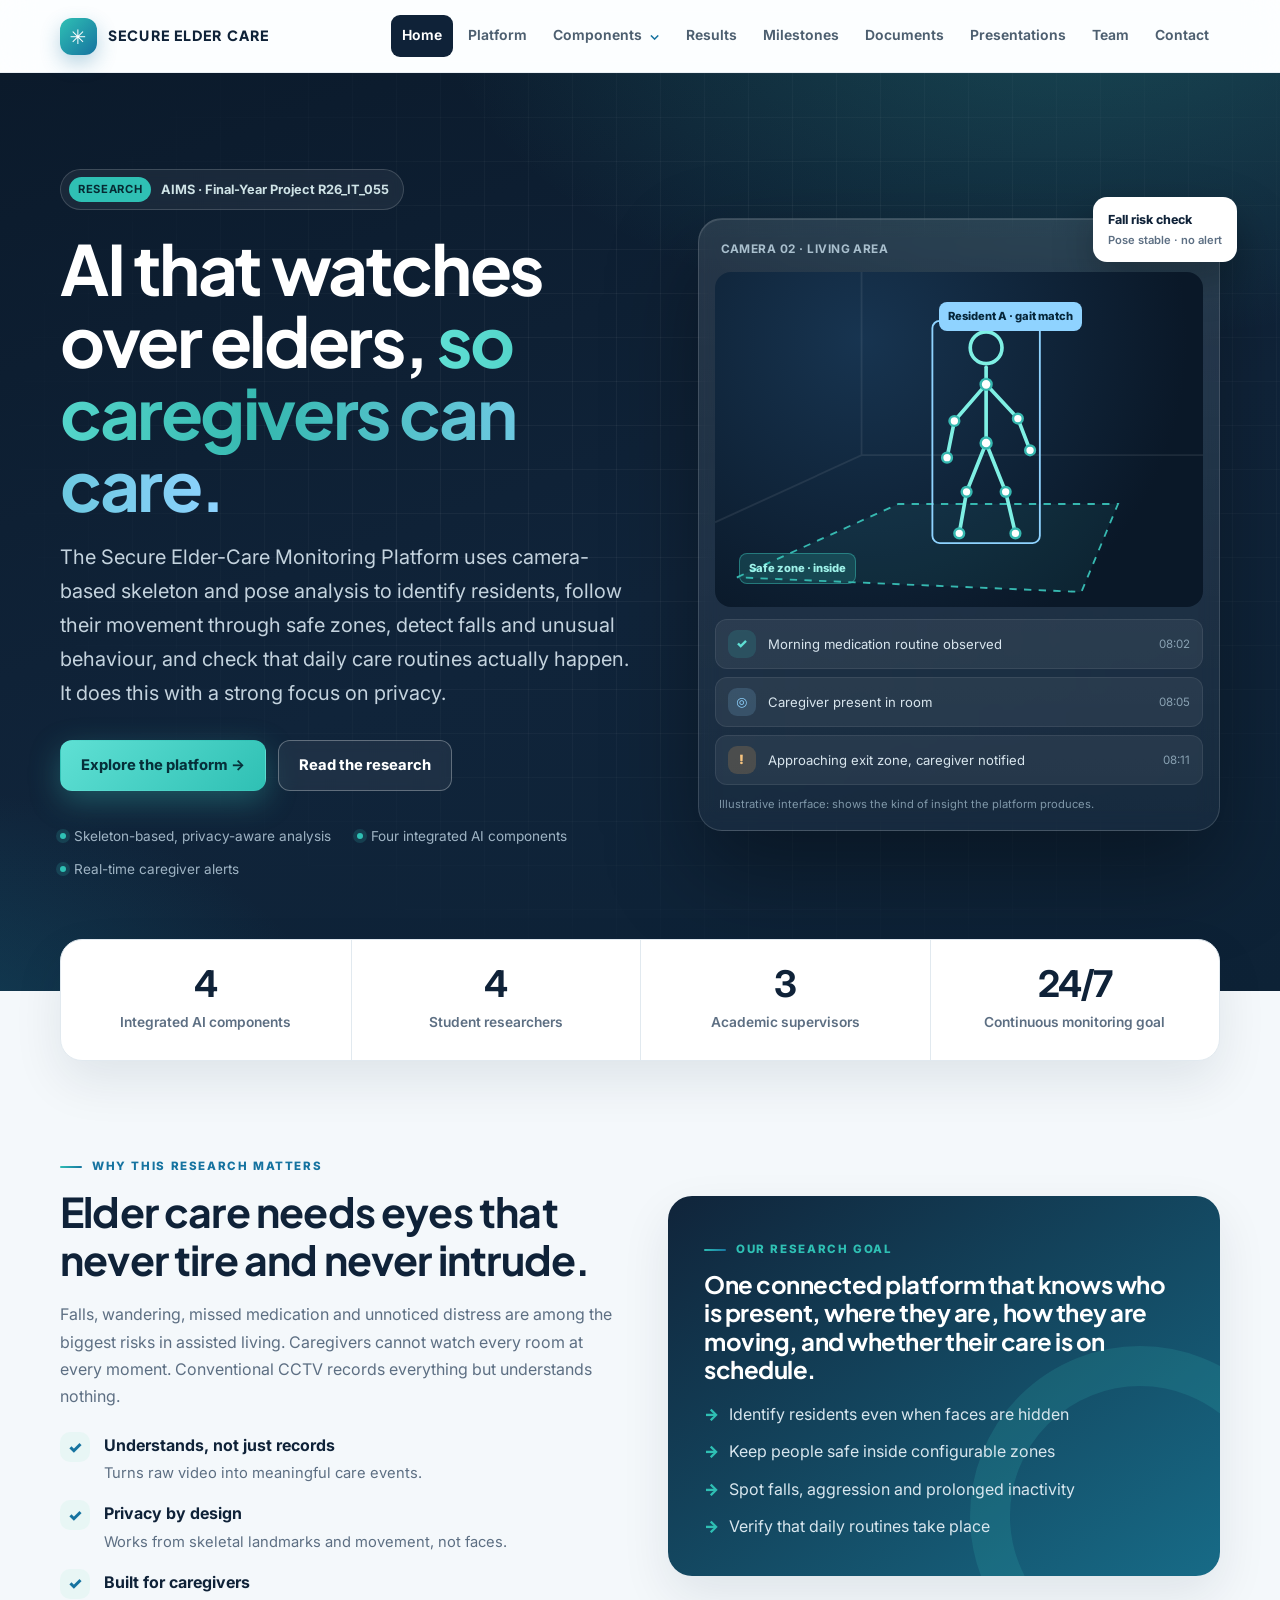
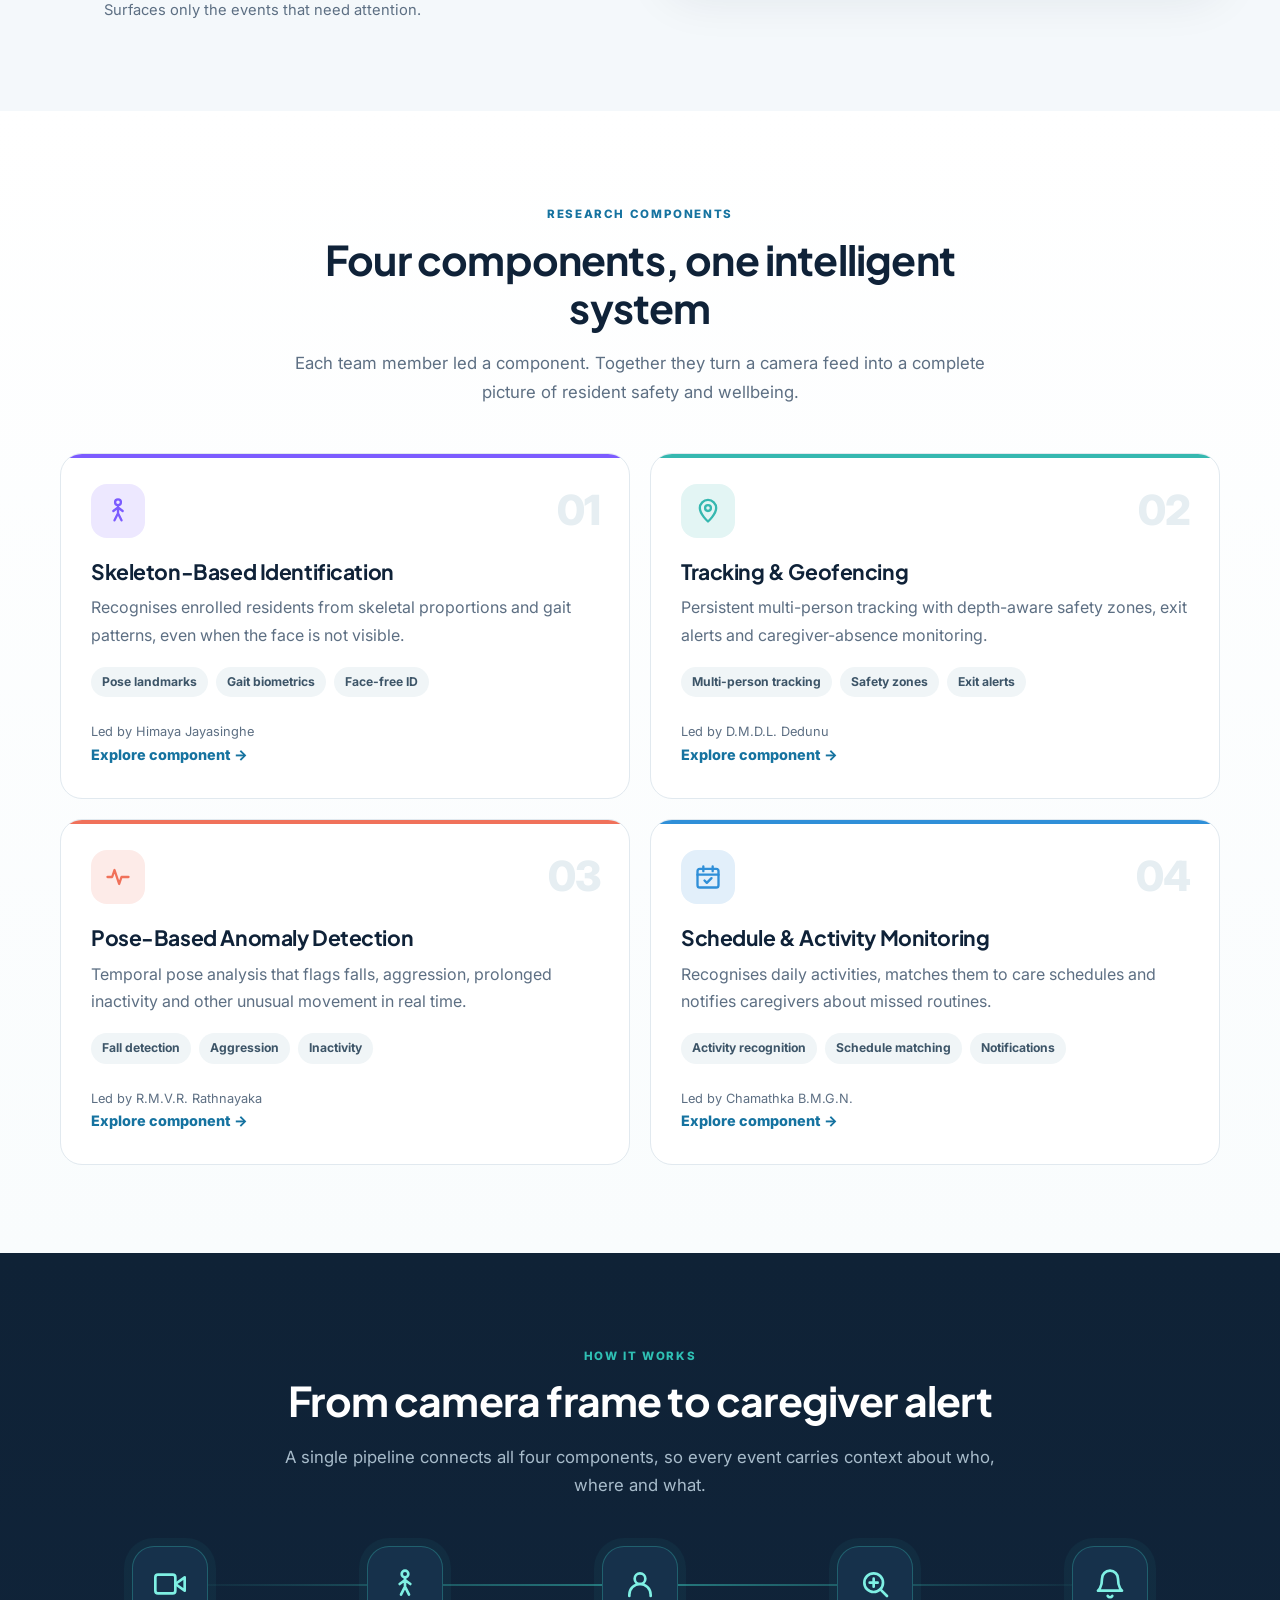
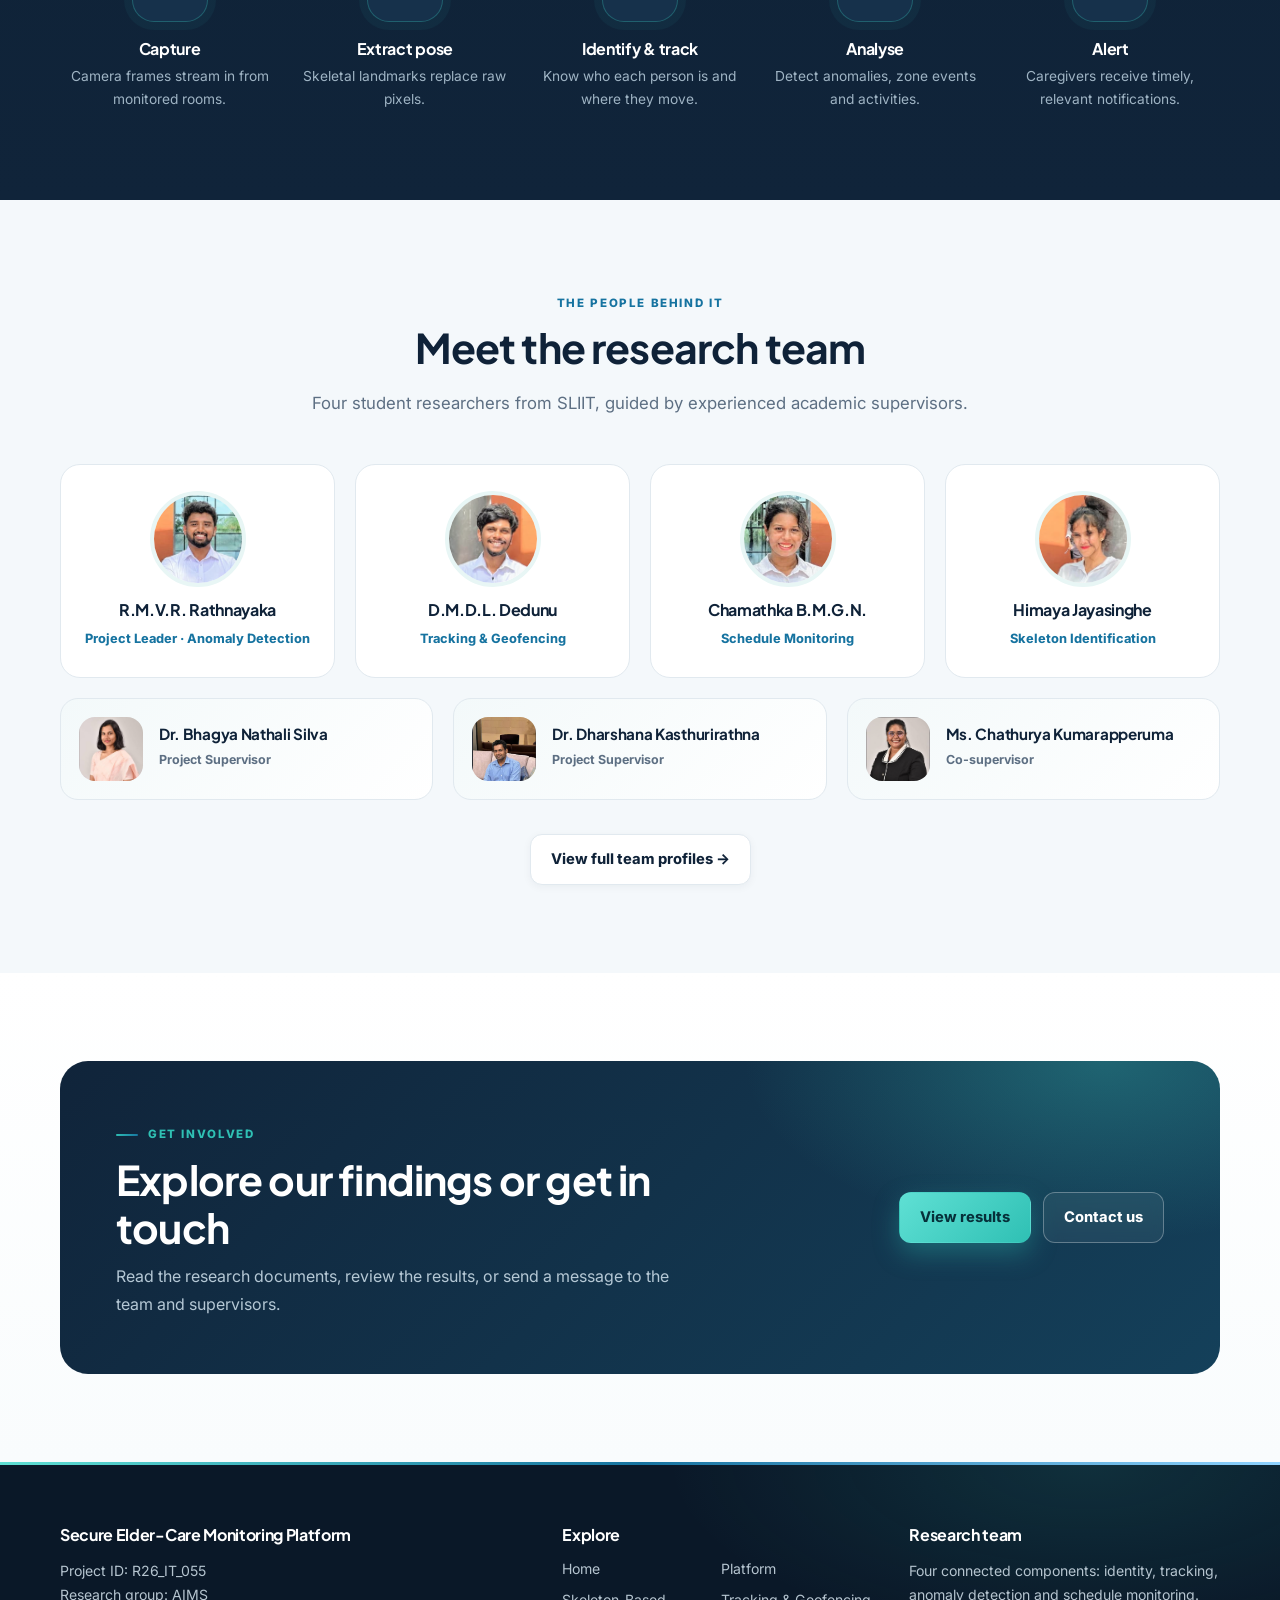
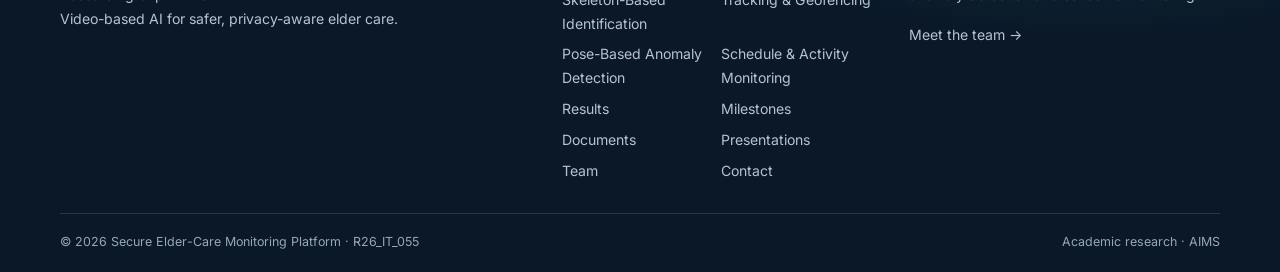
<file: index.html>
<!doctype html><html lang="en"><head><meta charset="utf-8"><meta name="viewport" content="width=device-width, initial-scale=1"><meta name="description" content="AIMS research project R26_IT_055 connects person identification, tracking and geofencing, pose anomaly detection and care schedule monitoring."><title>Secure Elder-Care Monitoring Platform | AI Research R26_IT_055</title><link rel="preconnect" href="https://fonts.googleapis.com"><link rel="preconnect" href="https://fonts.gstatic.com" crossorigin><link rel="stylesheet" href="https://fonts.googleapis.com/css2?family=Inter:wght@400;500;600;700;800&family=Plus+Jakarta+Sans:wght@600;700;800&display=swap"><link rel="stylesheet" href="css/style.css"><link rel="stylesheet" href="css/theme.css"><link rel="stylesheet" href="css/home.css"></head><body><header class="site-header"><div class="container nav-wrap"><a class="brand" href="index.html"><span class="brand-mark" aria-hidden="true">✳</span><span>SECURE ELDER CARE</span></a><input class="menu-toggle" type="checkbox" id="menu-toggle"><label class="menu-label" for="menu-toggle" aria-label="Toggle navigation">☰</label><nav class="navbar" aria-label="Main navigation"><a href="index.html" aria-current="page">Home</a><a href="domain.html">Platform</a><details class="nav-dropdown"><summary>Components</summary><div class="dropdown-menu"><a href="skeleton-identification.html">Skeleton-Based Identification</a><a href="tracking-geofencing.html">Tracking & Geofencing</a><a href="anomaly-detection.html">Pose-Based Anomaly Detection</a><a href="schedule-monitoring.html">Schedule & Activity Monitoring</a></div></details><a href="results.html">Results</a><a href="milestones.html">Milestones</a><a href="documents.html">Documents</a><a href="presentations.html">Presentations</a><a href="about.html">Team</a><a href="contact.html">Contact</a></nav></div></header><main>
<section class="h-hero"><div class="container h-hero-grid">
<div class="h-reveal">
<span class="h-pill"><b>Research</b> AIMS · Final-Year Project R26_IT_055</span>
<h1>AI that watches over elders, <span class="h-grad">so caregivers can care.</span></h1>
<p class="h-lead">The Secure Elder-Care Monitoring Platform uses camera-based skeleton and pose analysis to identify residents, follow their movement through safe zones, detect falls and unusual behaviour, and check that daily care routines actually happen. It does this with a strong focus on privacy.</p>
<div class="actions"><a class="btn btn-primary" href="domain.html">Explore the platform →</a><a class="btn btn-secondary" href="documents.html">Read the research</a></div>
<div class="h-trust"><span>Skeleton-based, privacy-aware analysis</span><span>Four integrated AI components</span><span>Real-time caregiver alerts</span></div>
</div>
<div class="h-reveal" aria-hidden="true">
<div class="h-monitor">
<div class="h-float">Fall risk check<span>Pose stable · no alert</span></div>
<div class="h-monitor-bar"><span>CAMERA 02 · LIVING AREA</span><span class="h-live">LIVE</span></div>
<div class="h-screen">
<svg viewBox="0 0 400 275" preserveAspectRatio="xMidYMid slice">
<path d="M0 205 L120 150 L400 150 M120 150 L120 0" stroke="rgba(255,255,255,.08)" stroke-width="1.5" fill="none"/>
<polygon class="h-zone" points="18,250 150,190 330,190 300,262"/>
<g class="h-figure">
<rect class="h-box" x="178" y="40" width="88" height="182" rx="6"/>
<line class="h-bone" x1="222" y1="78" x2="222" y2="140"/>
<line class="h-bone" x1="222" y1="92" x2="196" y2="122"/><line class="h-bone" x1="196" y1="122" x2="190" y2="152"/>
<line class="h-bone" x1="222" y1="92" x2="248" y2="120"/><line class="h-bone" x1="248" y1="120" x2="258" y2="146"/>
<line class="h-bone" x1="222" y1="140" x2="206" y2="180"/><line class="h-bone" x1="206" y1="180" x2="200" y2="214"/>
<line class="h-bone" x1="222" y1="140" x2="238" y2="180"/><line class="h-bone" x1="238" y1="180" x2="246" y2="214"/>
<circle cx="222" cy="62" r="13" fill="none" stroke="#7ff0e4" stroke-width="3"/>
<circle class="h-joint" cx="222" cy="92" r="4.5"/><circle class="h-joint" cx="196" cy="122" r="4"/><circle class="h-joint" cx="190" cy="152" r="4"/><circle class="h-joint" cx="248" cy="120" r="4"/><circle class="h-joint" cx="258" cy="146" r="4"/><circle class="h-joint" cx="222" cy="140" r="4.5"/><circle class="h-joint" cx="206" cy="180" r="4"/><circle class="h-joint" cx="200" cy="214" r="4"/><circle class="h-joint" cx="238" cy="180" r="4"/><circle class="h-joint" cx="246" cy="214" r="4"/>
</g>
<rect class="h-scan" x="0" y="-10" width="400" height="2" fill="rgba(127,240,228,.5)"/>
</svg>
<span class="h-tag h-tag-id">Resident A · gait match</span>
<span class="h-tag h-tag-zone">Safe zone · inside</span>
</div>
<div class="h-feed">
<div class="h-event"><span class="h-dot ok">✓</span>Morning medication routine observed<small>08:02</small></div>
<div class="h-event"><span class="h-dot info">◎</span>Caregiver present in room<small>08:05</small></div>
<div class="h-event"><span class="h-dot warn">!</span>Approaching exit zone, caregiver notified<small>08:11</small></div>
</div>
<p class="h-monitor-note">Illustrative interface: shows the kind of insight the platform produces.</p>
</div>
</div>
</div></section>

<section class="h-stats"><div class="container"><div class="h-stats-grid h-reveal">
<div class="h-stat"><strong>4</strong><span>Integrated AI components</span></div>
<div class="h-stat"><strong>4</strong><span>Student researchers</span></div>
<div class="h-stat"><strong>3</strong><span>Academic supervisors</span></div>
<div class="h-stat"><strong>24/7</strong><span>Continuous monitoring goal</span></div>
</div></div></section>

<section class="section"><div class="container h-mission">
<div class="h-reveal">
<div class="section-kicker">Why this research matters</div>
<h2>Elder care needs eyes that never tire and never intrude.</h2>
<p>Falls, wandering, missed medication and unnoticed distress are among the biggest risks in assisted living. Caregivers cannot watch every room at every moment. Conventional CCTV records everything but understands nothing.</p>
<div class="h-checks">
<div class="h-check"><i>✓</i><div><strong>Understands, not just records</strong><span>Turns raw video into meaningful care events.</span></div></div>
<div class="h-check"><i>✓</i><div><strong>Privacy by design</strong><span>Works from skeletal landmarks and movement, not faces.</span></div></div>
<div class="h-check"><i>✓</i><div><strong>Built for caregivers</strong><span>Surfaces only the events that need attention.</span></div></div>
</div>
</div>
<div class="h-quote h-reveal">
<div class="section-kicker" style="color:var(--teal)">Our research goal</div>
<h3>One connected platform that knows who is present, where they are, how they are moving, and whether their care is on schedule.</h3>
<ul><li>Identify residents even when faces are hidden</li><li>Keep people safe inside configurable zones</li><li>Spot falls, aggression and prolonged inactivity</li><li>Verify that daily routines take place</li></ul>
</div>
</div></section>

<section class="section section-alt"><div class="container">
<div class="h-head h-reveal"><div class="section-kicker">Research components</div><h2>Four components, one intelligent system</h2><p>Each team member led a component. Together they turn a camera feed into a complete picture of resident safety and wellbeing.</p></div>
<div class="h-bento">
<a class="h-comp h-reveal" style="--accent:#7c5cff" href="skeleton-identification.html"><div class="h-comp-top"><span class="h-icon"><svg viewBox="0 0 24 24" fill="none" stroke="currentColor" stroke-width="2" stroke-linecap="round" stroke-linejoin="round"><circle cx="12" cy="4.5" r="2.5"/><path d="M12 7v7m0-5-4 3m4-3 4 3m-4 2-3 6m3-6 3 6"/></svg></span><span class="h-num">01</span></div><h3>Skeleton-Based Identification</h3><p>Recognises enrolled residents from skeletal proportions and gait patterns, even when the face is not visible.</p><div class="h-chips"><span>Pose landmarks</span><span>Gait biometrics</span><span>Face-free ID</span></div><span class="h-who">Led by Himaya Jayasinghe</span><span class="h-more">Explore component →</span></a>
<a class="h-comp h-reveal" style="--accent:#36b8b0" href="tracking-geofencing.html"><div class="h-comp-top"><span class="h-icon"><svg viewBox="0 0 24 24" fill="none" stroke="currentColor" stroke-width="2" stroke-linecap="round" stroke-linejoin="round"><path d="M12 21s-7-6.2-7-11.5A7 7 0 0 1 19 9.5C19 14.8 12 21 12 21z"/><circle cx="12" cy="9.5" r="2.5"/></svg></span><span class="h-num">02</span></div><h3>Tracking &amp; Geofencing</h3><p>Persistent multi-person tracking with depth-aware safety zones, exit alerts and caregiver-absence monitoring.</p><div class="h-chips"><span>Multi-person tracking</span><span>Safety zones</span><span>Exit alerts</span></div><span class="h-who">Led by D.M.D.L. Dedunu</span><span class="h-more">Explore component →</span></a>
<a class="h-comp h-reveal" style="--accent:#f0715a" href="anomaly-detection.html"><div class="h-comp-top"><span class="h-icon"><svg viewBox="0 0 24 24" fill="none" stroke="currentColor" stroke-width="2" stroke-linecap="round" stroke-linejoin="round"><path d="M3 12h4l2-6 4 12 2-6h6"/></svg></span><span class="h-num">03</span></div><h3>Pose-Based Anomaly Detection</h3><p>Temporal pose analysis that flags falls, aggression, prolonged inactivity and other unusual movement in real time.</p><div class="h-chips"><span>Fall detection</span><span>Aggression</span><span>Inactivity</span></div><span class="h-who">Led by R.M.V.R. Rathnayaka</span><span class="h-more">Explore component →</span></a>
<a class="h-comp h-reveal" style="--accent:#2f8fd8" href="schedule-monitoring.html"><div class="h-comp-top"><span class="h-icon"><svg viewBox="0 0 24 24" fill="none" stroke="currentColor" stroke-width="2" stroke-linecap="round" stroke-linejoin="round"><rect x="3" y="5" width="18" height="16" rx="2"/><path d="M16 3v4M8 3v4M3 10h18m-12 5 2 2 4-4"/></svg></span><span class="h-num">04</span></div><h3>Schedule &amp; Activity Monitoring</h3><p>Recognises daily activities, matches them to care schedules and notifies caregivers about missed routines.</p><div class="h-chips"><span>Activity recognition</span><span>Schedule matching</span><span>Notifications</span></div><span class="h-who">Led by Chamathka B.M.G.N.</span><span class="h-more">Explore component →</span></a>
</div>
</div></section>

<section class="section h-flow-wrap"><div class="container">
<div class="h-head h-reveal"><div class="section-kicker">How it works</div><h2>From camera frame to caregiver alert</h2><p>A single pipeline connects all four components, so every event carries context about who, where and what.</p></div>
<div class="h-flow">
<div class="h-step h-reveal"><div class="h-step-icon"><svg viewBox="0 0 24 24" fill="none" stroke="currentColor" stroke-width="2" stroke-linecap="round" stroke-linejoin="round"><path d="M23 7l-7 5 7 5V7z"/><rect x="1" y="5" width="15" height="14" rx="2"/></svg></div><h4>Capture</h4><p>Camera frames stream in from monitored rooms.</p></div>
<div class="h-step h-reveal"><div class="h-step-icon"><svg viewBox="0 0 24 24" fill="none" stroke="currentColor" stroke-width="2" stroke-linecap="round" stroke-linejoin="round"><circle cx="12" cy="4.5" r="2.5"/><path d="M12 7v7m0-5-4 3m4-3 4 3m-4 2-3 6m3-6 3 6"/></svg></div><h4>Extract pose</h4><p>Skeletal landmarks replace raw pixels.</p></div>
<div class="h-step h-reveal"><div class="h-step-icon"><svg viewBox="0 0 24 24" fill="none" stroke="currentColor" stroke-width="2" stroke-linecap="round" stroke-linejoin="round"><circle cx="12" cy="8" r="4"/><path d="M4 21v-1a8 8 0 0 1 16 0v1"/></svg></div><h4>Identify &amp; track</h4><p>Know who each person is and where they move.</p></div>
<div class="h-step h-reveal"><div class="h-step-icon"><svg viewBox="0 0 24 24" fill="none" stroke="currentColor" stroke-width="2" stroke-linecap="round" stroke-linejoin="round"><circle cx="11" cy="11" r="7"/><path d="m21 21-5-5M8 11h6M11 8v6"/></svg></div><h4>Analyse</h4><p>Detect anomalies, zone events and activities.</p></div>
<div class="h-step h-reveal"><div class="h-step-icon"><svg viewBox="0 0 24 24" fill="none" stroke="currentColor" stroke-width="2" stroke-linecap="round" stroke-linejoin="round"><path d="M18 8A6 6 0 0 0 6 8c0 7-3 9-3 9h18s-3-2-3-9M13.7 21a2 2 0 0 1-3.4 0"/></svg></div><h4>Alert</h4><p>Caregivers receive timely, relevant notifications.</p></div>
</div>
</div></section>

<section class="section"><div class="container">
<div class="h-head h-reveal"><div class="section-kicker">The people behind it</div><h2>Meet the research team</h2><p>Four student researchers from SLIIT, guided by experienced academic supervisors.</p></div>
<div class="h-team">
<div class="h-person h-reveal"><img src="assets/rathnayaka.png" alt="R.M.V.R. Rathnayaka"><h4>R.M.V.R. Rathnayaka</h4><span>Project Leader · Anomaly Detection</span></div>
<div class="h-person h-reveal"><img src="assets/dedunu.png" alt="D.M.D.L. Dedunu"><h4>D.M.D.L. Dedunu</h4><span>Tracking &amp; Geofencing</span></div>
<div class="h-person h-reveal"><img src="assets/chamathka.png" alt="Chamathka B.M.G.N."><h4>Chamathka B.M.G.N.</h4><span>Schedule Monitoring</span></div>
<div class="h-person h-reveal"><img src="assets/jayasinghe.png" alt="Himaya Jayasinghe"><h4>Himaya Jayasinghe</h4><span>Skeleton Identification</span></div>
</div>
<div class="h-sups">
<div class="h-sup h-reveal"><img src="assets/supervisors/bhagya-nathali-silva.png" alt="Dr. Bhagya Nathali Silva"><div><h4>Dr. Bhagya Nathali Silva</h4><span>Project Supervisor</span></div></div>
<div class="h-sup h-reveal"><img src="assets/supervisors/dharshana-kasthurirathna.png" alt="Dr. Dharshana Kasthurirathna"><div><h4>Dr. Dharshana Kasthurirathna</h4><span>Project Supervisor</span></div></div>
<div class="h-sup h-reveal"><img src="assets/supervisors/chathurya-kumarapperuma.png" alt="Ms. Chathurya Kumarapperuma"><div><h4>Ms. Chathurya Kumarapperuma</h4><span>Co-supervisor</span></div></div>
</div>
<div class="h-center"><a class="btn btn-light" href="about.html">View full team profiles →</a></div>
</div></section>

<section class="section section-alt"><div class="container">
<div class="h-cta h-reveal"><div><div class="section-kicker" style="color:var(--teal)">Get involved</div><h2>Explore our findings or get in touch</h2><p>Read the research documents, review the results, or send a message to the team and supervisors.</p></div><div class="actions"><a class="btn btn-primary" href="results.html">View results</a><a class="btn btn-secondary" href="contact.html">Contact us</a></div></div>
</div></section>
</main>
<footer class="footer"><div class="container"><div class="footer-grid"><div><h3>Secure Elder-Care Monitoring Platform</h3><p>Project ID: R26_IT_055<br>Research group: AIMS<br>Video-based AI for safer, privacy-aware elder care.</p></div><div><h3>Explore</h3><div class="footer-links"><a href="index.html">Home</a><a href="domain.html">Platform</a><a href="skeleton-identification.html">Skeleton-Based Identification</a><a href="tracking-geofencing.html">Tracking &amp; Geofencing</a><a href="anomaly-detection.html">Pose-Based Anomaly Detection</a><a href="schedule-monitoring.html">Schedule &amp; Activity Monitoring</a><a href="results.html">Results</a><a href="milestones.html">Milestones</a><a href="documents.html">Documents</a><a href="presentations.html">Presentations</a><a href="about.html">Team</a><a href="contact.html">Contact</a></div></div><div><h3>Research team</h3><p>Four connected components: identity, tracking, anomaly detection and schedule monitoring.</p><a href="about.html">Meet the team →</a></div></div><div class="footer-bottom"><span>© 2026 Secure Elder-Care Monitoring Platform · R26_IT_055</span><span>Academic research · AIMS</span></div></div></footer><script src="js/site.js" defer></script>
</body></html>
</file>
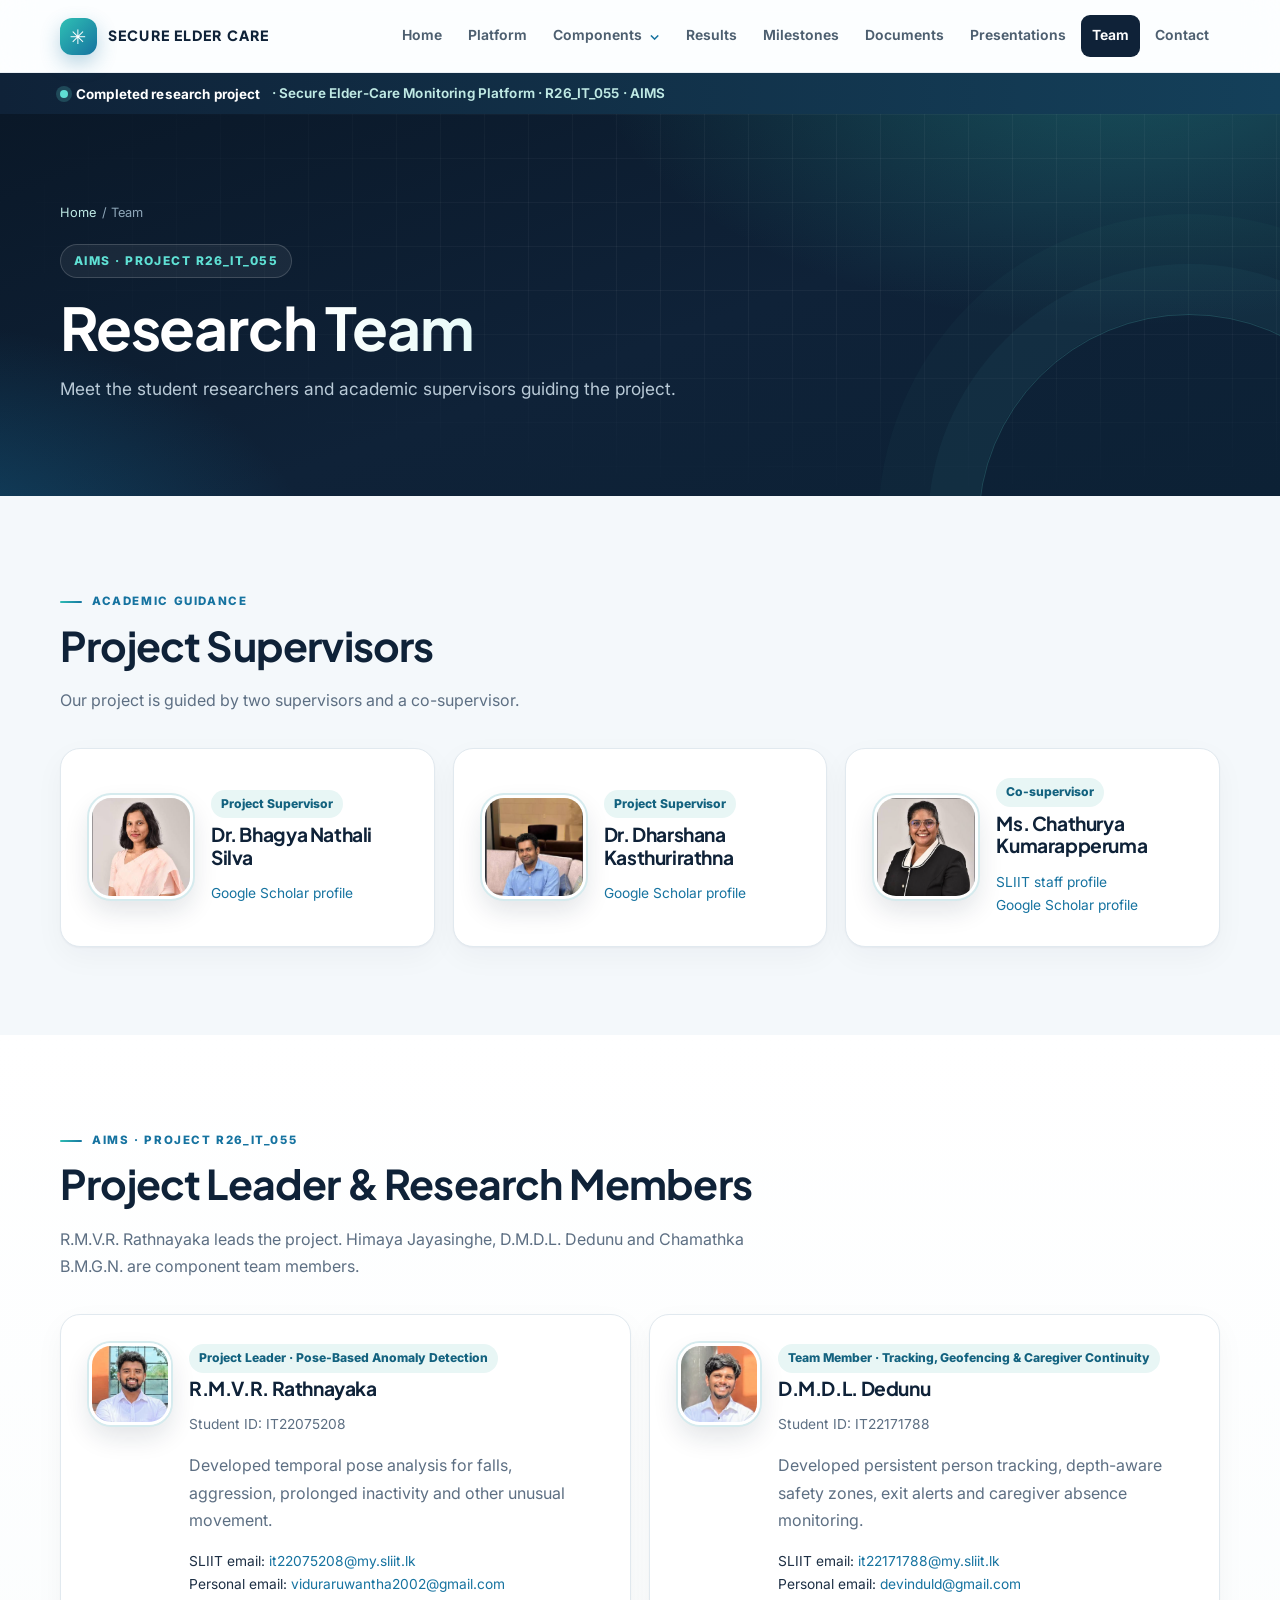
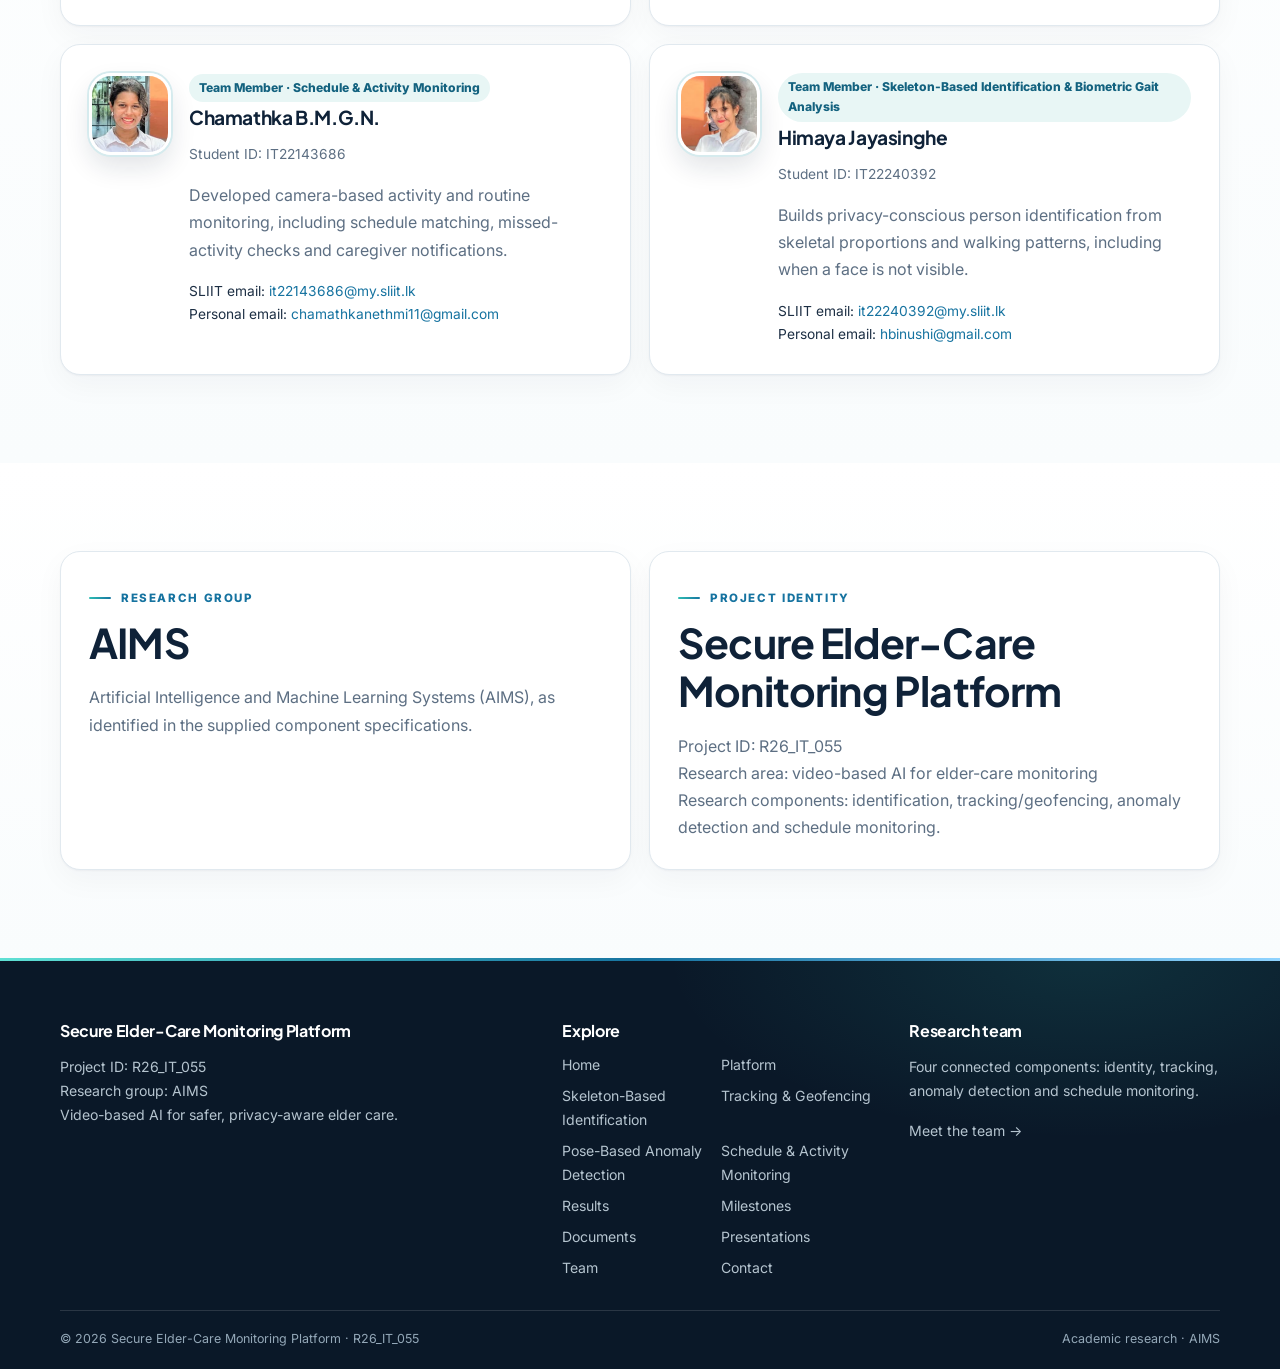
<file: about.html>
<!doctype html><html lang="en"><head><meta charset="utf-8"><meta name="viewport" content="width=device-width, initial-scale=1"><meta name="description" content="Meet the student researchers and academic supervisors of the Secure Elder-Care Monitoring Platform."><title>Research Team | Secure Elder-Care Monitoring</title><link rel="preconnect" href="https://fonts.googleapis.com"><link rel="preconnect" href="https://fonts.gstatic.com" crossorigin><link rel="stylesheet" href="https://fonts.googleapis.com/css2?family=Inter:wght@400;500;600;700;800&family=Plus+Jakarta+Sans:wght@600;700;800&display=swap"><link rel="stylesheet" href="css/style.css"><link rel="stylesheet" href="css/theme.css"></head><body><header class="site-header"><div class="container nav-wrap"><a class="brand" href="index.html"><span class="brand-mark" aria-hidden="true">✳</span><span>SECURE ELDER CARE</span></a><input class="menu-toggle" type="checkbox" id="menu-toggle"><label class="menu-label" for="menu-toggle" aria-label="Toggle navigation">☰</label><nav class="navbar" aria-label="Main navigation"><a href="index.html">Home</a><a href="domain.html">Platform</a><details class="nav-dropdown"><summary>Components</summary><div class="dropdown-menu"><a href="skeleton-identification.html">Skeleton-Based Identification</a><a href="tracking-geofencing.html">Tracking & Geofencing</a><a href="anomaly-detection.html">Pose-Based Anomaly Detection</a><a href="schedule-monitoring.html">Schedule & Activity Monitoring</a></div></details><a href="results.html">Results</a><a href="milestones.html">Milestones</a><a href="documents.html">Documents</a><a href="presentations.html">Presentations</a><a href="about.html" aria-current="page">Team</a><a href="contact.html">Contact</a></nav></div></header><main><div class="completion-strip"><div class="container"><strong>Completed research project</strong> · Secure Elder-Care Monitoring Platform · R26_IT_055 · AIMS</div></div><section class="page-hero"><div class="container"><div class="crumb"><a href="index.html">Home</a> / Team</div><div class="eyebrow">AIMS · Project R26_IT_055</div><h1>Research Team</h1><p>Meet the student researchers and academic supervisors guiding the project.</p></div></section><section class="section"><div class="container"><div class="section-head"><div class="section-kicker">Academic guidance</div><h2>Project Supervisors</h2><p>Our project is guided by two supervisors and a co-supervisor.</p></div><div class="grid grid-3 supervisor-grid">
<article class="card supervisor-card"><div class="supervisor-photo"><img src="assets/supervisors/bhagya-nathali-silva.png" alt="Dr. Bhagya Nathali Silva" onerror="this.hidden=true"><span aria-hidden="true">BS</span></div><div><span class="role">Project Supervisor</span><h3>Dr. Bhagya Nathali Silva</h3><p class="small"><a href="https://scholar.google.com/citations?user=G5HO4osAAAAJ&amp;hl=en" target="_blank" rel="noopener noreferrer">Google Scholar profile</a></p></div></article>
<article class="card supervisor-card"><div class="supervisor-photo"><img src="assets/supervisors/dharshana-kasthurirathna.png" alt="Dr. Dharshana Kasthurirathna" onerror="this.hidden=true"><span aria-hidden="true">DK</span></div><div><span class="role">Project Supervisor</span><h3>Dr. Dharshana Kasthurirathna</h3><p class="small"><a href="https://scholar.google.com/citations?user=yXNciNUAAAAJ&amp;hl=en" target="_blank" rel="noopener noreferrer">Google Scholar profile</a></p></div></article>
<article class="card supervisor-card"><div class="supervisor-photo"><img src="assets/supervisors/chathurya-kumarapperuma.png" alt="Ms. Chathurya Kumarapperuma" onerror="this.hidden=true"><span aria-hidden="true">CK</span></div><div><span class="role">Co-supervisor</span><h3>Ms. Chathurya Kumarapperuma</h3><p class="small"><a href="https://www.sliit.lk/academic/academic-staff/chathurya.k" target="_blank" rel="noopener noreferrer">SLIIT staff profile</a><br><a href="https://scholar.google.com/citations?user=RdPqC94AAAAJ&amp;hl=en" target="_blank" rel="noopener noreferrer">Google Scholar profile</a></p></div></article>
</div></div></section><section class="section section-alt"><div class="container"><div class="section-head"><div class="section-kicker">AIMS · Project R26_IT_055</div><h2>Project Leader & Research Members</h2><p>R.M.V.R. Rathnayaka leads the project. Himaya Jayasinghe, D.M.D.L. Dedunu and Chamathka B.M.G.N. are component team members.</p></div><div class="grid grid-2"><article class="card team-card"><img class="avatar-img" src="assets/rathnayaka.png" alt="R.M.V.R. Rathnayaka - Project Leader"><div><span class="role">Project Leader · Pose-Based Anomaly Detection</span><h3>R.M.V.R. Rathnayaka</h3><p class="muted small">Student ID: IT22075208</p><p class="muted">Developed temporal pose analysis for falls, aggression, prolonged inactivity and other unusual movement.</p><p class="small">SLIIT email: <a href="mailto:it22075208@my.sliit.lk">it22075208@my.sliit.lk</a><br>Personal email: <a href="mailto:viduraruwantha2002@gmail.com">viduraruwantha2002@gmail.com</a></p></div></article><article class="card team-card"><img class="avatar-img" src="assets/dedunu.png" alt="D.M.D.L. Dedunu - Team Member"><div><span class="role">Team Member · Tracking, Geofencing & Caregiver Continuity</span><h3>D.M.D.L. Dedunu</h3><p class="muted small">Student ID: IT22171788</p><p class="muted">Developed persistent person tracking, depth-aware safety zones, exit alerts and caregiver absence monitoring.</p><p class="small">SLIIT email: <a href="mailto:it22171788@my.sliit.lk">it22171788@my.sliit.lk</a><br>Personal email: <a href="mailto:devinduld@gmail.com">devinduld@gmail.com</a></p></div></article><article class="card team-card"><img class="avatar-img" src="assets/chamathka.png" alt="Chamathka B.M.G.N. - Team Member"><div><span class="role">Team Member · Schedule & Activity Monitoring</span><h3>Chamathka B.M.G.N.</h3><p class="muted small">Student ID: IT22143686</p><p class="muted">Developed camera-based activity and routine monitoring, including schedule matching, missed-activity checks and caregiver notifications.</p><p class="small">SLIIT email: <a href="mailto:it22143686@my.sliit.lk">it22143686@my.sliit.lk</a><br>Personal email: <a href="mailto:chamathkanethmi11@gmail.com">chamathkanethmi11@gmail.com</a></p></div></article><article class="card team-card"><img class="avatar-img" src="assets/jayasinghe.png" alt="Himaya Jayasinghe - Team Member"><div><span class="role">Team Member · Skeleton-Based Identification & Biometric Gait Analysis</span><h3>Himaya Jayasinghe</h3><p class="muted small">Student ID: IT22240392</p><p class="muted">Builds privacy-conscious person identification from skeletal proportions and walking patterns, including when a face is not visible.</p><p class="small">SLIIT email: <a href="mailto:it22240392@my.sliit.lk">it22240392@my.sliit.lk</a><br>Personal email: <a href="mailto:hbinushi@gmail.com">hbinushi@gmail.com</a></p></div></article></div></div></section><section class="section section-alt"><div class="container grid grid-2"><article class="card"><div class="section-kicker">Research group</div><h2>AIMS</h2><p class="muted">Artificial Intelligence and Machine Learning Systems (AIMS), as identified in the supplied component specifications.</p></article><article class="card"><div class="section-kicker">Project identity</div><h2>Secure Elder-Care Monitoring Platform</h2><p class="muted">Project ID: R26_IT_055<br>Research area: video-based AI for elder-care monitoring<br>Research components: identification, tracking/geofencing, anomaly detection and schedule monitoring.</p></article></div></section></main><footer class="footer"><div class="container"><div class="footer-grid"><div><h3>Secure Elder-Care Monitoring Platform</h3><p>Project ID: R26_IT_055<br>Research group: AIMS<br>Video-based AI for safer, privacy-aware elder care.</p></div><div><h3>Explore</h3><div class="footer-links"><a href="index.html">Home</a><a href="domain.html">Platform</a><a href="skeleton-identification.html">Skeleton-Based Identification</a><a href="tracking-geofencing.html">Tracking &amp; Geofencing</a><a href="anomaly-detection.html">Pose-Based Anomaly Detection</a><a href="schedule-monitoring.html">Schedule &amp; Activity Monitoring</a><a href="results.html">Results</a><a href="milestones.html">Milestones</a><a href="documents.html">Documents</a><a href="presentations.html">Presentations</a><a href="about.html">Team</a><a href="contact.html">Contact</a></div></div><div><h3>Research team</h3><p>Four connected components: identity, tracking, anomaly detection and schedule monitoring.</p><a href="about.html">Meet the team →</a></div></div><div class="footer-bottom"><span>© 2026 Secure Elder-Care Monitoring Platform · R26_IT_055</span><span>Academic research · AIMS</span></div></div></footer><script src="js/site.js" defer></script>
</body></html>
</file>
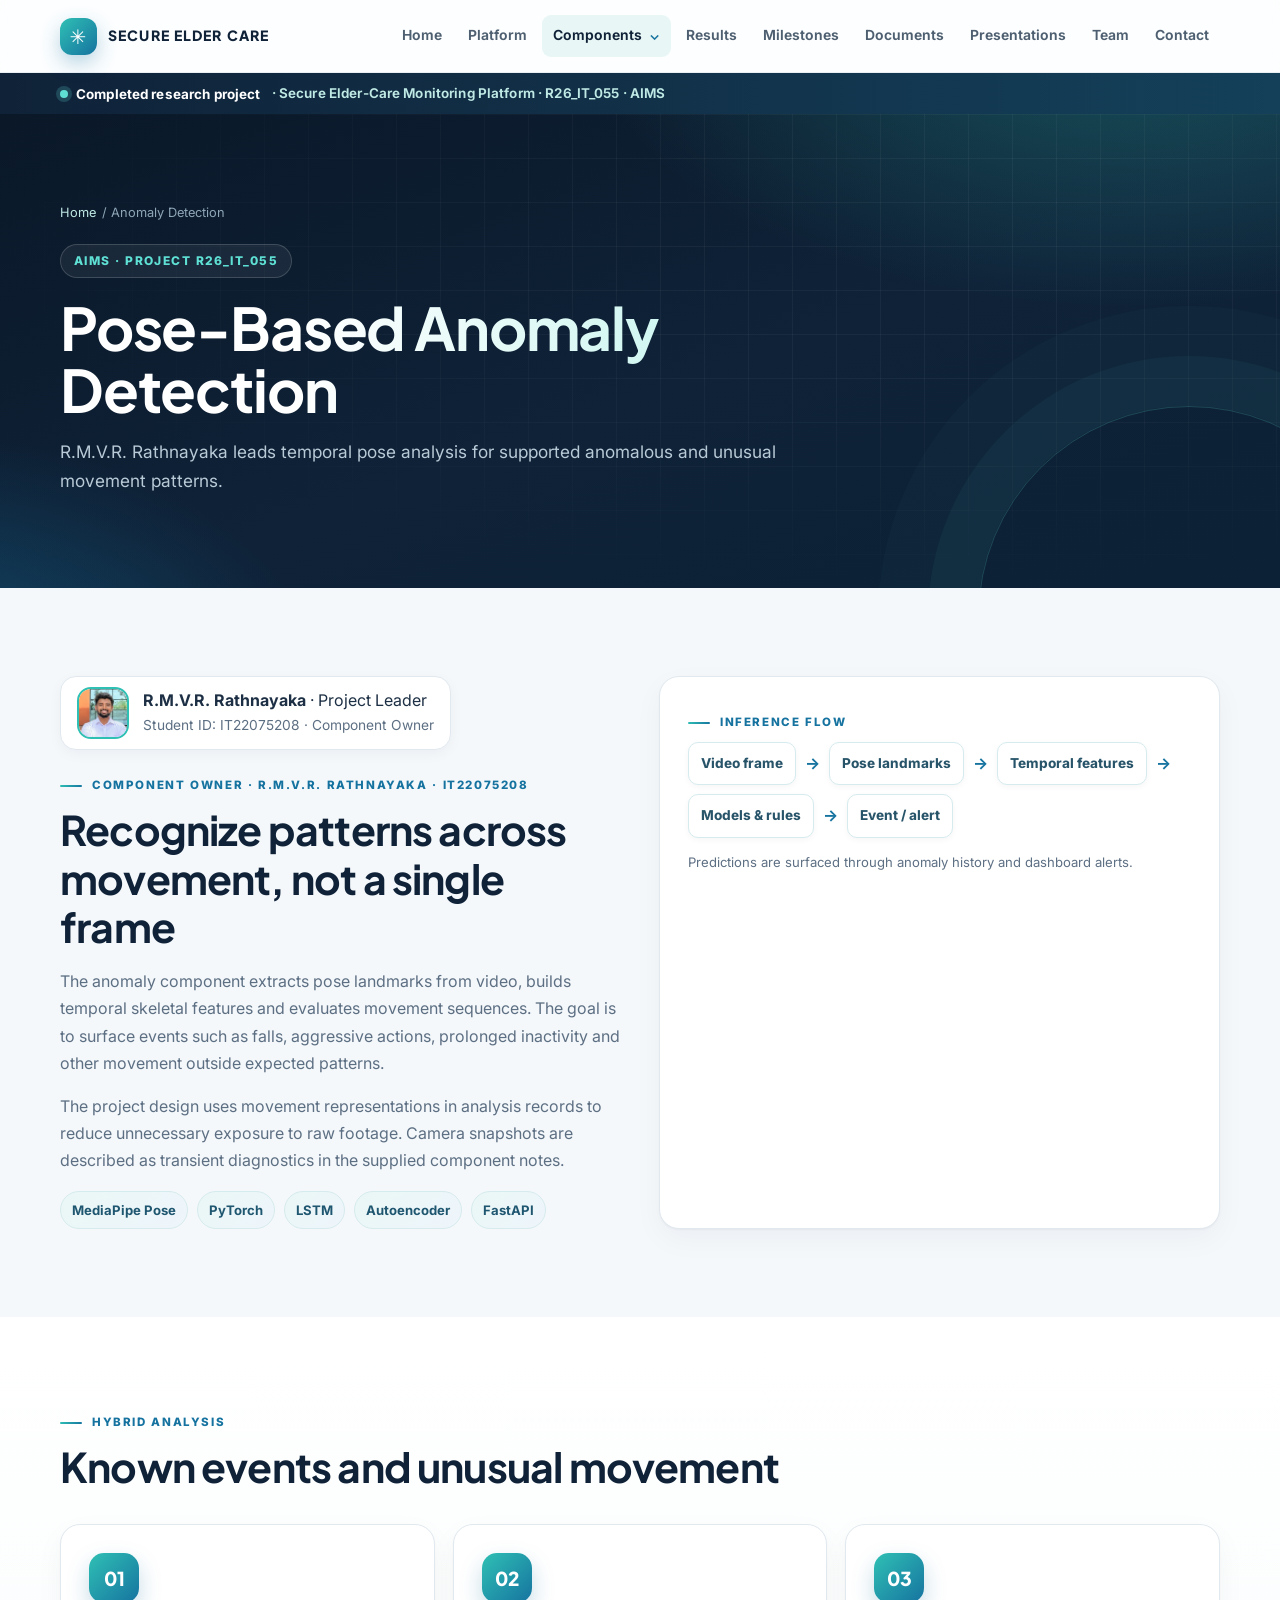
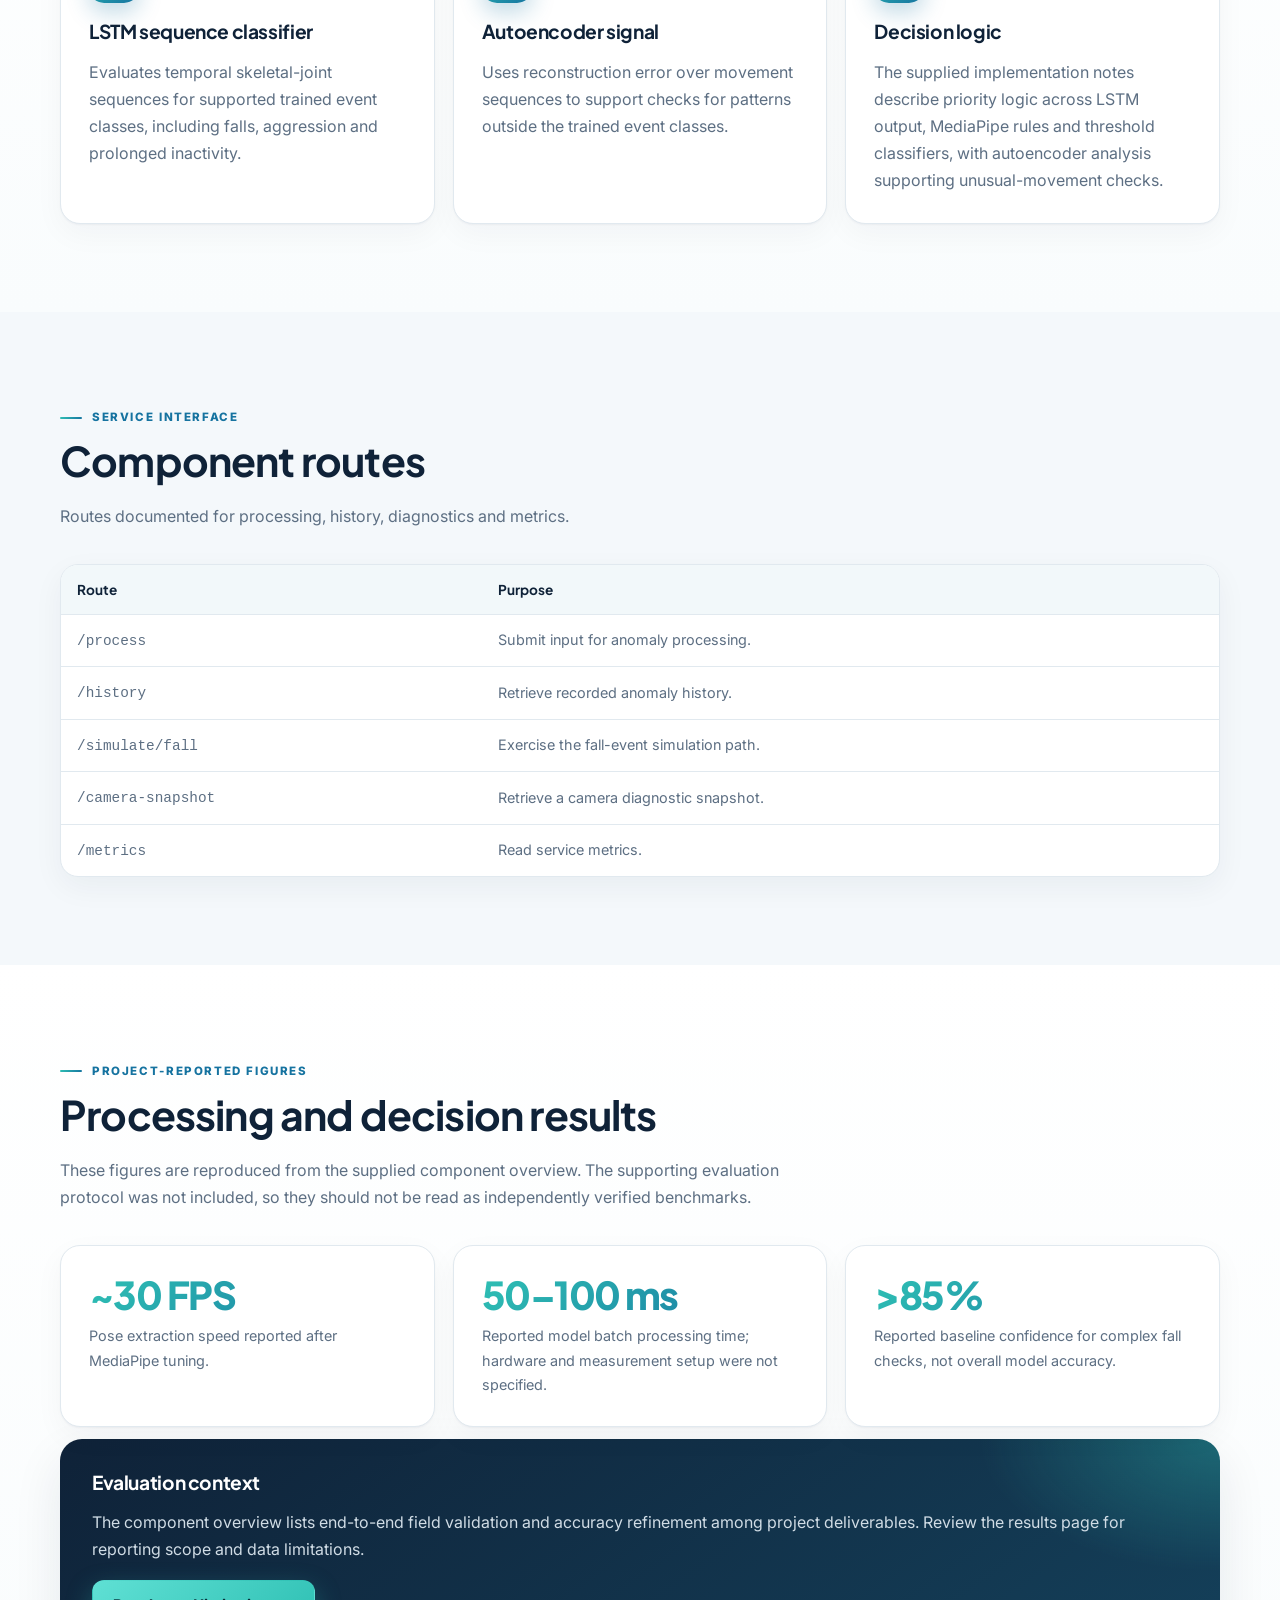
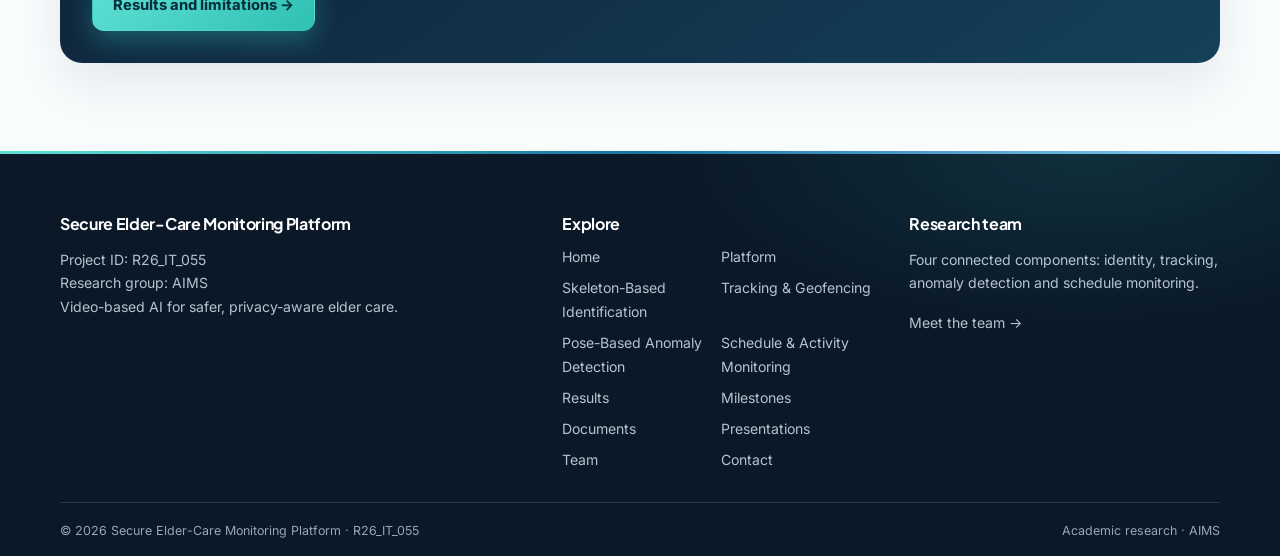
<file: anomaly-detection.html>
<!doctype html>
<html lang="en">

<head>
    <meta charset="utf-8">
    <meta name="viewport" content="width=device-width, initial-scale=1">
    <meta name="description"
        content="R.M.V.R. Rathnayaka's pose-based anomaly detection component for the Secure Elder-Care Monitoring Platform.">
    <title>Pose-Based Anomaly Detection | Secure Elder-Care Monitoring</title>
    <link rel="preconnect" href="https://fonts.googleapis.com"><link rel="preconnect" href="https://fonts.gstatic.com" crossorigin><link rel="stylesheet" href="https://fonts.googleapis.com/css2?family=Inter:wght@400;500;600;700;800&family=Plus+Jakarta+Sans:wght@600;700;800&display=swap"><link rel="stylesheet" href="css/style.css"><link rel="stylesheet" href="css/theme.css">
</head>

<body>
    <header class="site-header">
        <div class="container nav-wrap"><a class="brand" href="index.html"><span class="brand-mark"
                    aria-hidden="true">✳</span><span>SECURE ELDER CARE</span></a><input class="menu-toggle"
                type="checkbox" id="menu-toggle"><label class="menu-label" for="menu-toggle"
                aria-label="Toggle navigation">☰</label>
            <nav class="navbar" aria-label="Main navigation"><a href="index.html">Home</a><a
                    href="domain.html">Platform</a><details class="nav-dropdown is-active"><summary>Components</summary><div class="dropdown-menu"><a href="skeleton-identification.html">Skeleton-Based Identification</a><a href="tracking-geofencing.html">Tracking &amp; Geofencing</a><a href="anomaly-detection.html" aria-current="page">Pose-Based Anomaly Detection</a><a href="schedule-monitoring.html">Schedule &amp; Activity Monitoring</a></div></details><a href="results.html">Results</a><a href="milestones.html">Milestones</a><a
                    href="documents.html">Documents</a><a href="presentations.html">Presentations</a><a
                    href="about.html">Team</a><a href="contact.html">Contact</a></nav>
        </div>
    </header>
    <main>
        <div class="completion-strip">
            <div class="container"><strong>Completed research project</strong> · Secure Elder-Care Monitoring Platform ·
                R26_IT_055 · AIMS</div>
        </div>
        <section class="page-hero">
            <div class="container">
                <div class="crumb"><a href="index.html">Home</a> / Anomaly Detection</div>
                <div class="eyebrow">AIMS · Project R26_IT_055</div>
                <h1>Pose-Based Anomaly Detection</h1>
                <p>R.M.V.R. Rathnayaka leads temporal pose analysis for supported anomalous and unusual movement
                    patterns.</p>
            </div>
        </section>
        <section class="section">
            <div class="container split">
                <div>
                    <div class="researcher-badge"><img class="researcher-thumb" src="assets/rathnayaka.png"
                            alt="R.M.V.R. Rathnayaka">
                        <div><strong>R.M.V.R. Rathnayaka</strong> · Project Leader<div class="small muted">Student ID:
                                IT22075208 · Component Owner</div>
                        </div>
                    </div>
                    <div class="section-kicker">Component owner · R.M.V.R. Rathnayaka · IT22075208</div>
                    <h2>Recognize patterns across movement, not a single frame</h2>
                    <p class="muted">The anomaly component extracts pose landmarks from video, builds temporal skeletal
                        features and evaluates movement sequences. The goal is to surface events such as falls,
                        aggressive actions, prolonged inactivity and other movement outside expected patterns.</p>
                    <p class="muted">The project design uses movement representations in analysis records to reduce
                        unnecessary exposure to raw footage. Camera snapshots are described as transient diagnostics in
                        the supplied component notes.</p>
                    <div class="tag-row"><span class="tag">MediaPipe Pose</span><span class="tag">PyTorch</span><span
                            class="tag">LSTM</span><span class="tag">Autoencoder</span><span class="tag">FastAPI</span>
                    </div>
                </div>
                <div class="card">
                    <div class="section-kicker">Inference flow</div>
                    <div class="model-flow"><span>Video frame</span><b>→</b><span>Pose
                            landmarks</span><b>→</b><span>Temporal features</span><b>→</b><span>Models &
                            rules</span><b>→</b><span>Event / alert</span></div>
                    <p class="subtle">Predictions are surfaced through anomaly history and dashboard alerts.</p>
                </div>
            </div>
        </section>
        <section class="section section-alt">
            <div class="container">
                <div class="section-head">
                    <div class="section-kicker">Hybrid analysis</div>
                    <h2>Known events and unusual movement</h2>
                </div>
                <div class="grid grid-3">
                    <article class="card">
                        <div class="card-icon">01</div>
                        <h3>LSTM sequence classifier</h3>
                        <p class="muted">Evaluates temporal skeletal-joint sequences for supported trained event
                            classes, including falls, aggression and prolonged inactivity.</p>
                    </article>
                    <article class="card">
                        <div class="card-icon">02</div>
                        <h3>Autoencoder signal</h3>
                        <p class="muted">Uses reconstruction error over movement sequences to support checks for
                            patterns outside the trained event classes.</p>
                    </article>
                    <article class="card">
                        <div class="card-icon">03</div>
                        <h3>Decision logic</h3>
                        <p class="muted">The supplied implementation notes describe priority logic across LSTM output,
                            MediaPipe rules and threshold classifiers, with autoencoder analysis supporting
                            unusual-movement checks.</p>
                    </article>
                </div>
            </div>
        </section>
        <section class="section">
            <div class="container">
                <div class="section-head">
                    <div class="section-kicker">Service interface</div>
                    <h2>Component routes</h2>
                    <p>Routes documented for processing, history, diagnostics and metrics.</p>
                </div>
                <div class="table-wrap">
                    <table>
                        <thead>
                            <tr>
                                <th>Route</th>
                                <th>Purpose</th>
                            </tr>
                        </thead>
                        <tbody>
                            <tr>
                                <td><code>/process</code></td>
                                <td>Submit input for anomaly processing.</td>
                            </tr>
                            <tr>
                                <td><code>/history</code></td>
                                <td>Retrieve recorded anomaly history.</td>
                            </tr>
                            <tr>
                                <td><code>/simulate/fall</code></td>
                                <td>Exercise the fall-event simulation path.</td>
                            </tr>
                            <tr>
                                <td><code>/camera-snapshot</code></td>
                                <td>Retrieve a camera diagnostic snapshot.</td>
                            </tr>
                            <tr>
                                <td><code>/metrics</code></td>
                                <td>Read service metrics.</td>
                            </tr>
                        </tbody>
                    </table>
                </div>
            </div>
        </section>
        <section class="section section-alt">
            <div class="container">
                <div class="section-head">
                    <div class="section-kicker">Project-reported figures</div>
                    <h2>Processing and decision results</h2>
                    <p>These figures are reproduced from the supplied component overview. The supporting evaluation
                        protocol was not included, so they should not be read as independently verified benchmarks.</p>
                </div>
                <div class="grid grid-3">
                    <article class="card">
                        <div class="metric">~30 FPS</div>
                        <div class="metric-label">Pose extraction speed reported after MediaPipe tuning.</div>
                    </article>
                    <article class="card">
                        <div class="metric">50–100 ms</div>
                        <div class="metric-label">Reported model batch processing time; hardware and measurement setup
                            were not specified.</div>
                    </article>
                    <article class="card">
                        <div class="metric">&gt;85%</div>
                        <div class="metric-label">Reported baseline confidence for complex fall checks, not overall
                            model accuracy.</div>
                    </article>
                </div>
                <div class="spacer"></div>
                <div class="callout">
                    <h3>Evaluation context</h3>
                    <p>The component overview lists end-to-end field validation and accuracy refinement among project
                        deliverables. Review the results page for reporting scope and data limitations.</p><a
                        class="btn btn-primary" href="results.html">Results and limitations →</a>
                </div>
            </div>
        </section>
    </main>
    <footer class="footer">
        <div class="container">
            <div class="footer-grid">
                <div>
                    <h3>Secure Elder-Care Monitoring Platform</h3>
                    <p>Project ID: R26_IT_055<br>Research group: AIMS<br>Video-based AI for safer, privacy-aware elder
                        care.</p>
                </div>
                <div>
                    <h3>Explore</h3>
                    <div class="footer-links"><a href="index.html">Home</a><a href="domain.html">Platform</a><a href="skeleton-identification.html">Skeleton-Based Identification</a><a href="tracking-geofencing.html">Tracking &amp; Geofencing</a><a href="anomaly-detection.html">Pose-Based Anomaly Detection</a><a href="schedule-monitoring.html">Schedule &amp; Activity Monitoring</a><a href="results.html">Results</a><a href="milestones.html">Milestones</a><a href="documents.html">Documents</a><a href="presentations.html">Presentations</a><a href="about.html">Team</a><a href="contact.html">Contact</a></div>
                </div>
                <div>
                    <h3>Research team</h3>
                    <p>Four connected components: identity, tracking, anomaly detection and schedule monitoring.</p><a
                        href="about.html">Meet the team →</a>
                </div>
            </div>
            <div class="footer-bottom"><span>© 2026 Secure Elder-Care Monitoring Platform ·
                    R26_IT_055</span><span>Academic research · AIMS</span></div>
        </div>
    </footer>
<script src="js/site.js" defer></script>
</body>

</html>
</file>
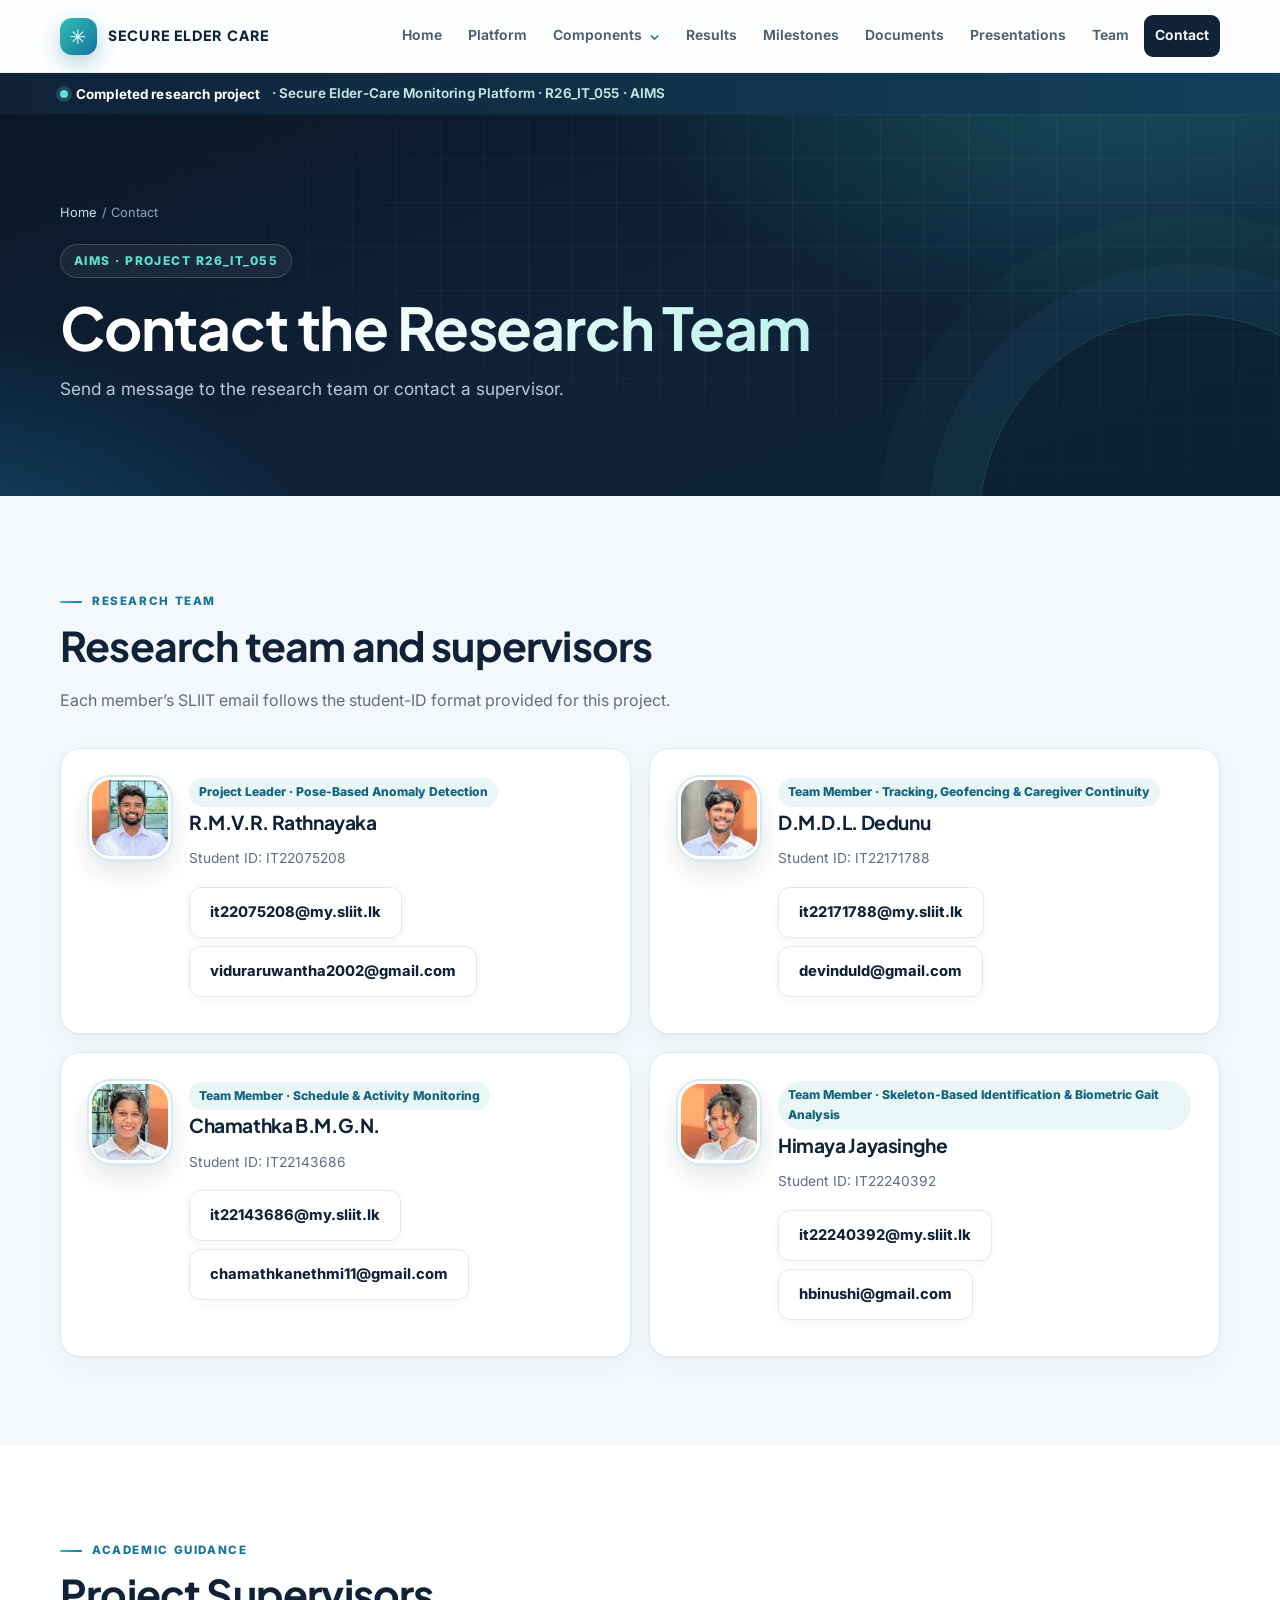
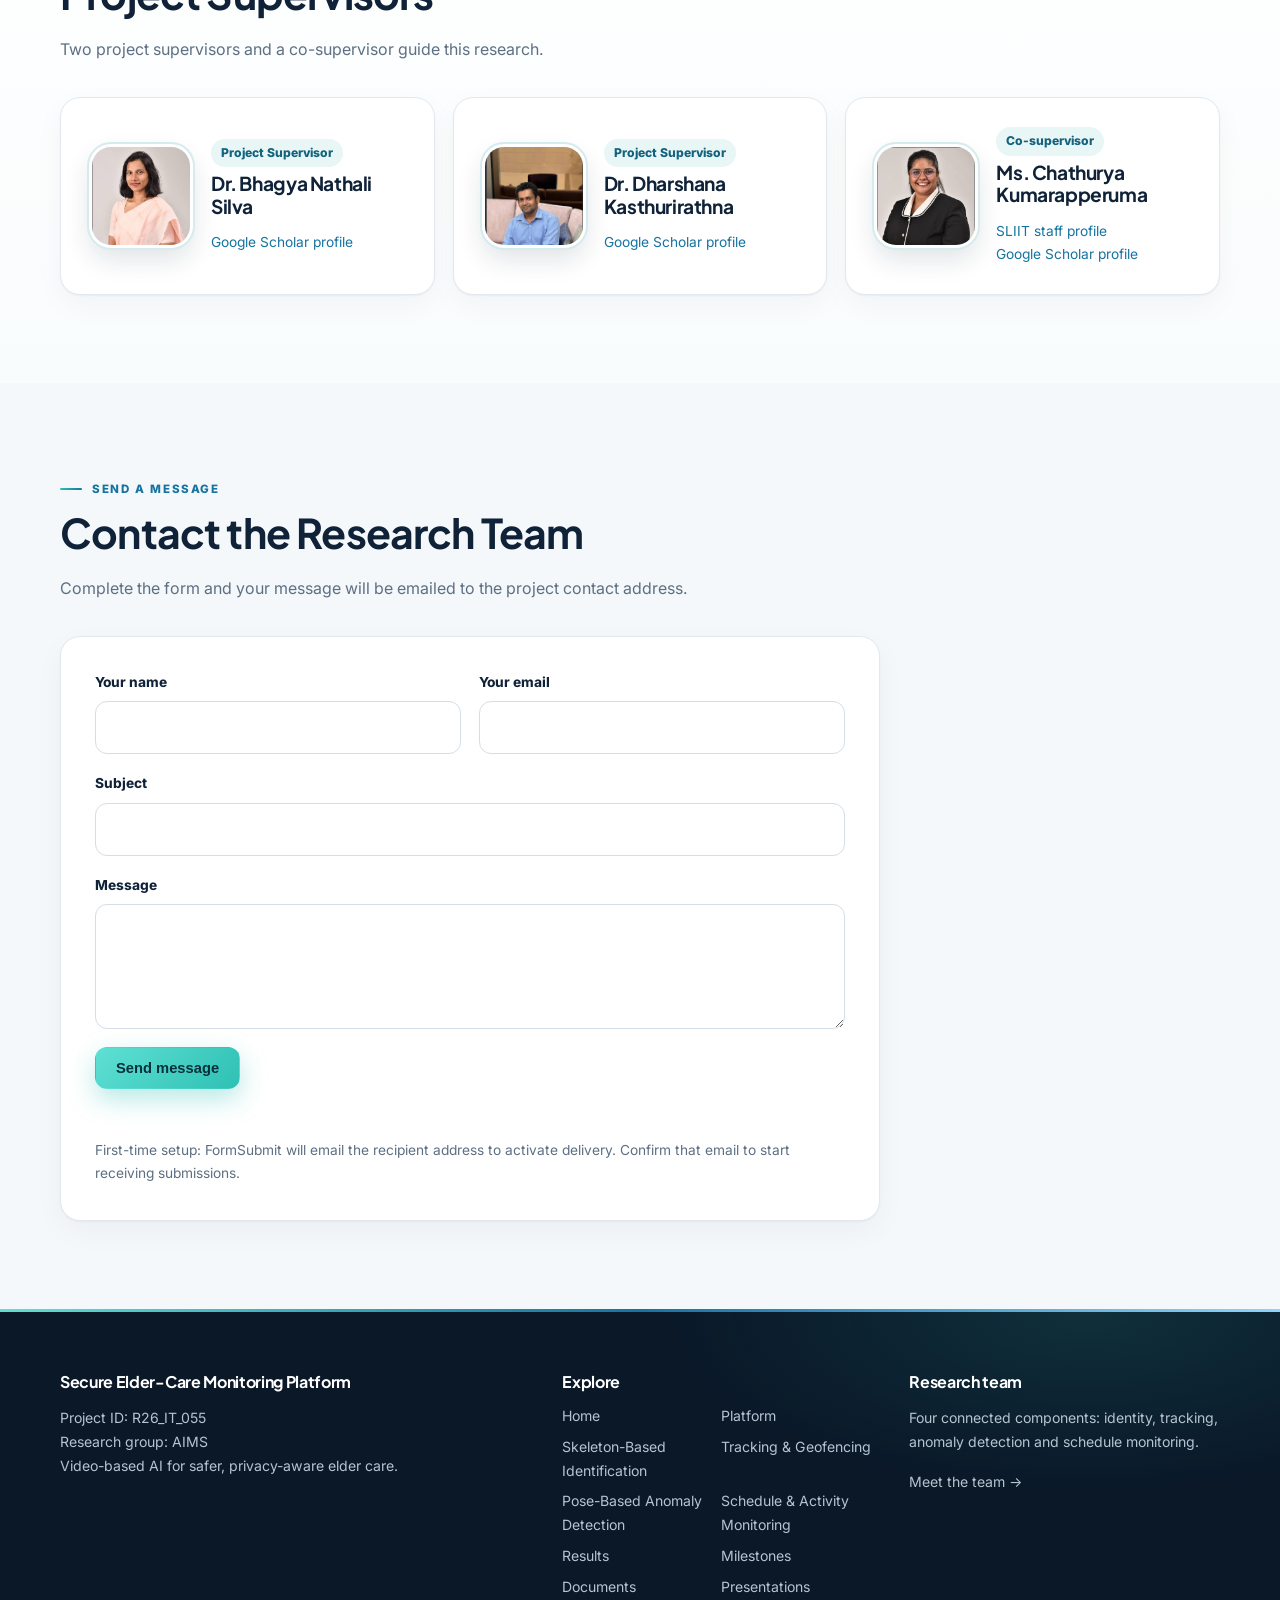
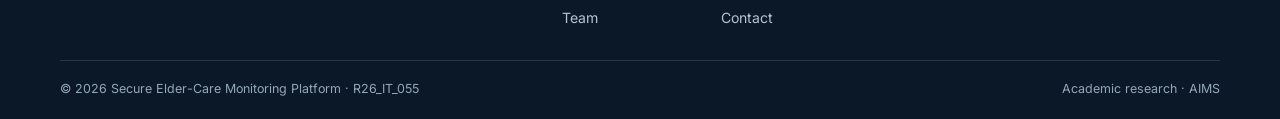
<file: contact.html>
<!doctype html>
<html lang="en">

<head>
    <meta charset="utf-8">
    <meta name="viewport" content="width=device-width, initial-scale=1">
    <meta name="description"
        content="Contact the Secure Elder-Care Monitoring Platform research team and academic supervisors.">
    <title>Contact the Research Team | Secure Elder-Care Monitoring</title>
    <link rel="preconnect" href="https://fonts.googleapis.com"><link rel="preconnect" href="https://fonts.gstatic.com" crossorigin><link rel="stylesheet" href="https://fonts.googleapis.com/css2?family=Inter:wght@400;500;600;700;800&family=Plus+Jakarta+Sans:wght@600;700;800&display=swap"><link rel="stylesheet" href="css/style.css"><link rel="stylesheet" href="css/theme.css">
</head>

<body>
    <header class="site-header">
        <div class="container nav-wrap"><a class="brand" href="index.html"><span class="brand-mark"
                    aria-hidden="true">✳</span><span>SECURE ELDER CARE</span></a><input class="menu-toggle"
                type="checkbox" id="menu-toggle"><label class="menu-label" for="menu-toggle"
                aria-label="Toggle navigation">☰</label>
            <nav class="navbar" aria-label="Main navigation"><a href="index.html">Home</a><a
                    href="domain.html">Platform</a><details class="nav-dropdown"><summary>Components</summary><div class="dropdown-menu"><a href="skeleton-identification.html">Skeleton-Based Identification</a><a href="tracking-geofencing.html">Tracking & Geofencing</a><a href="anomaly-detection.html">Pose-Based Anomaly Detection</a><a href="schedule-monitoring.html">Schedule & Activity Monitoring</a></div></details><a
                    href="results.html">Results</a><a href="milestones.html">Milestones</a><a
                    href="documents.html">Documents</a><a href="presentations.html">Presentations</a><a
                    href="about.html">Team</a><a href="contact.html" aria-current="page">Contact</a></nav>
        </div>
    </header>
    <main>
        <div class="completion-strip">
            <div class="container"><strong>Completed research project</strong> · Secure Elder-Care Monitoring Platform ·
                R26_IT_055 · AIMS</div>
        </div>
        <section class="page-hero">
            <div class="container">
                <div class="crumb"><a href="index.html">Home</a> / Contact</div>
                <div class="eyebrow">AIMS · Project R26_IT_055</div>
                <h1>Contact the Research Team</h1>
                <p>Send a message to the research team or contact a supervisor.</p>
            </div>
        </section>
        <section class="section">
            <div class="container">
                <div class="section-head">
                    <div class="section-kicker">Research team</div>
                    <h2>Research team and supervisors</h2>
                    <p>Each member’s SLIIT email follows the student-ID format provided for this project.</p>
                </div>
                <div class="grid grid-2">
                    <article class="card team-card"><img class="avatar-img" src="assets/rathnayaka.png"
                            alt="R.M.V.R. Rathnayaka - Project Leader">
                        <div>
                            <span class="role">Project Leader · Pose-Based Anomaly Detection</span>
                            <h3>R.M.V.R. Rathnayaka</h3>
                            <p class="muted small">Student ID: IT22075208</p>
                            <p><a class="btn btn-light" href="mailto:it22075208@my.sliit.lk">it22075208@my.sliit.lk</a> <a class="btn btn-light" href="mailto:viduraruwantha2002@gmail.com">viduraruwantha2002@gmail.com</a>
                            </p>
                        </div>
                    </article>
                    <article class="card team-card"><img class="avatar-img" src="assets/dedunu.png"
                            alt="D.M.D.L. Dedunu">
                        <div><span class="role">Team Member · Tracking, Geofencing & Caregiver Continuity</span>
                            <h3>D.M.D.L. Dedunu</h3>
                            <p class="muted small">Student ID: IT22171788</p>
                            <p><a class="btn btn-light" href="mailto:it22171788@my.sliit.lk">it22171788@my.sliit.lk</a> <a class="btn btn-light" href="mailto:devinduld@gmail.com">devinduld@gmail.com</a>
                            </p>
                        </div>
                    </article>
                    <article class="card team-card"><img class="avatar-img" src="assets/chamathka.png"
                            alt="Chamathka B.M.G.N.">
                        <div><span class="role">Team Member · Schedule & Activity Monitoring</span>
                            <h3>Chamathka B.M.G.N.</h3>
                            <p class="muted small">Student ID: IT22143686</p>
                            <p><a class="btn btn-light" href="mailto:it22143686@my.sliit.lk">it22143686@my.sliit.lk</a> <a class="btn btn-light" href="mailto:chamathkanethmi11@gmail.com">chamathkanethmi11@gmail.com</a>
                            </p>
                        </div>
                    </article>
                    <article class="card team-card"><img class="avatar-img" src="assets/jayasinghe.png"
                            alt="Himaya Jayasinghe">
                        <div><span class="role">Team Member · Skeleton-Based Identification & Biometric Gait
                                Analysis</span>
                            <h3>Himaya Jayasinghe</h3>
                            <p class="muted small">Student ID: IT22240392</p>
                            <p><a class="btn btn-light" href="mailto:it22240392@my.sliit.lk">it22240392@my.sliit.lk</a> <a class="btn btn-light" href="mailto:hbinushi@gmail.com">hbinushi@gmail.com</a>
                            </p>
                        </div>
                    </article>
                </div>
            </div>
        </section>
<section class="section section-alt"><div class="container"><div class="section-head"><div class="section-kicker">Academic guidance</div><h2>Project Supervisors</h2><p>Two project supervisors and a co-supervisor guide this research.</p></div><div class="grid grid-3 supervisor-grid">
<article class="card supervisor-card"><div class="supervisor-photo"><img src="assets/supervisors/bhagya-nathali-silva.png" alt="Dr. Bhagya Nathali Silva" onerror="this.hidden=true"><span aria-hidden="true">BS</span></div><div><span class="role">Project Supervisor</span><h3>Dr. Bhagya Nathali Silva</h3><p class="small"><a href="https://scholar.google.com/citations?user=G5HO4osAAAAJ&amp;hl=en" target="_blank" rel="noopener noreferrer">Google Scholar profile</a></p></div></article>
<article class="card supervisor-card"><div class="supervisor-photo"><img src="assets/supervisors/dharshana-kasthurirathna.png" alt="Dr. Dharshana Kasthurirathna" onerror="this.hidden=true"><span aria-hidden="true">DK</span></div><div><span class="role">Project Supervisor</span><h3>Dr. Dharshana Kasthurirathna</h3><p class="small"><a href="https://scholar.google.com/citations?user=yXNciNUAAAAJ&amp;hl=en" target="_blank" rel="noopener noreferrer">Google Scholar profile</a></p></div></article>
<article class="card supervisor-card"><div class="supervisor-photo"><img src="assets/supervisors/chathurya-kumarapperuma.png" alt="Ms. Chathurya Kumarapperuma" onerror="this.hidden=true"><span aria-hidden="true">CK</span></div><div><span class="role">Co-supervisor</span><h3>Ms. Chathurya Kumarapperuma</h3><p class="small"><a href="https://www.sliit.lk/academic/academic-staff/chathurya.k" target="_blank" rel="noopener noreferrer">SLIIT staff profile</a><br><a href="https://scholar.google.com/citations?user=RdPqC94AAAAJ&amp;hl=en" target="_blank" rel="noopener noreferrer">Google Scholar profile</a></p></div></article>
</div></div></section>
<section class="section"><div class="container"><div class="section-head"><div class="section-kicker">Send a message</div><h2>Contact the Research Team</h2><p>Complete the form and your message will be emailed to the project contact address.</p></div><div class="card contact-form-card"><form id="contact-form" action="https://formsubmit.co/ajax/viduraruwantha2002@gmail.com" method="POST"><div class="form-grid"><div class="field"><label for="contact-name">Your name</label><input id="contact-name" name="name" type="text" autocomplete="name" required maxlength="120"></div><div class="field"><label for="contact-email">Your email</label><input id="contact-email" name="_replyto" type="email" autocomplete="email" required maxlength="254"></div><div class="field field-full"><label for="contact-subject">Subject</label><input id="contact-subject" name="_subject" type="text" required maxlength="160"></div><div class="field field-full"><label for="contact-message">Message</label><textarea id="contact-message" name="message" required maxlength="5000"></textarea></div><div class="field field-full honeypot" aria-hidden="true"><label for="contact-website">Leave this field empty</label><input id="contact-website" name="_honey" type="text" tabindex="-1" autocomplete="off"></div><input type="hidden" name="_captcha" value="false"><div class="field-full"><button class="btn btn-primary" type="submit">Send message</button><p id="form-status" class="form-status" role="status" aria-live="polite"></p></div></div></form><noscript><p class="notice">Please enable JavaScript to submit this form, or email <a href="mailto:viduraruwantha2002@gmail.com">viduraruwantha2002@gmail.com</a>.</p></noscript><p class="muted small">First-time setup: FormSubmit will email the recipient address to activate delivery. Confirm that email to start receiving submissions.</p></div></div></section>
    </main>
    <footer class="footer">
        <div class="container">
            <div class="footer-grid">
                <div>
                    <h3>Secure Elder-Care Monitoring Platform</h3>
                    <p>Project ID: R26_IT_055<br>Research group: AIMS<br>Video-based AI for safer, privacy-aware elder
                        care.</p>
                </div>
                <div>
                    <h3>Explore</h3>
                    <div class="footer-links"><a href="index.html">Home</a><a href="domain.html">Platform</a><a href="skeleton-identification.html">Skeleton-Based Identification</a><a href="tracking-geofencing.html">Tracking &amp; Geofencing</a><a href="anomaly-detection.html">Pose-Based Anomaly Detection</a><a href="schedule-monitoring.html">Schedule &amp; Activity Monitoring</a><a href="results.html">Results</a><a href="milestones.html">Milestones</a><a href="documents.html">Documents</a><a href="presentations.html">Presentations</a><a href="about.html">Team</a><a href="contact.html">Contact</a></div>
                </div>
                <div>
                    <h3>Research team</h3>
                    <p>Four connected components: identity, tracking, anomaly detection and schedule monitoring.</p><a
                        href="about.html">Meet the team →</a>
                </div>
            </div>
            <div class="footer-bottom"><span>© 2026 Secure Elder-Care Monitoring Platform ·
                    R26_IT_055</span><span>Academic research · AIMS</span></div>
        </div>
    </footer>
<script>
(() => {
    const form = document.getElementById('contact-form');
    const status = document.getElementById('form-status');
    if (!form) return;
    form.addEventListener('submit', async (event) => {
        event.preventDefault();
        const button = form.querySelector('button[type="submit"]');
        button.disabled = true;
        status.className = 'form-status';
        status.textContent = 'Sending your message...';
        try {
            const response = await fetch(form.action, {
                method: 'POST',
                headers: { 'Content-Type': 'application/json', 'Accept': 'application/json' },
                body: JSON.stringify(Object.fromEntries(new FormData(form)))
            });
            const result = await response.json();
            if (!response.ok || !(result.success === 'true' || result.success === true)) throw new Error(result.message || 'The email service did not accept the message.');
            status.classList.add('success');
            status.textContent = 'Your message was accepted for delivery. Thank you for contacting the research team.';
            form.reset();
        } catch (error) {
            status.classList.add('error');
            status.textContent = 'Your message could not be sent. Please try again or email viduraruwantha2002@gmail.com directly.';
        } finally {
            button.disabled = false;
        }
    });
})();
</script>
<script src="js/site.js" defer></script>
</body>

</html>
</file>
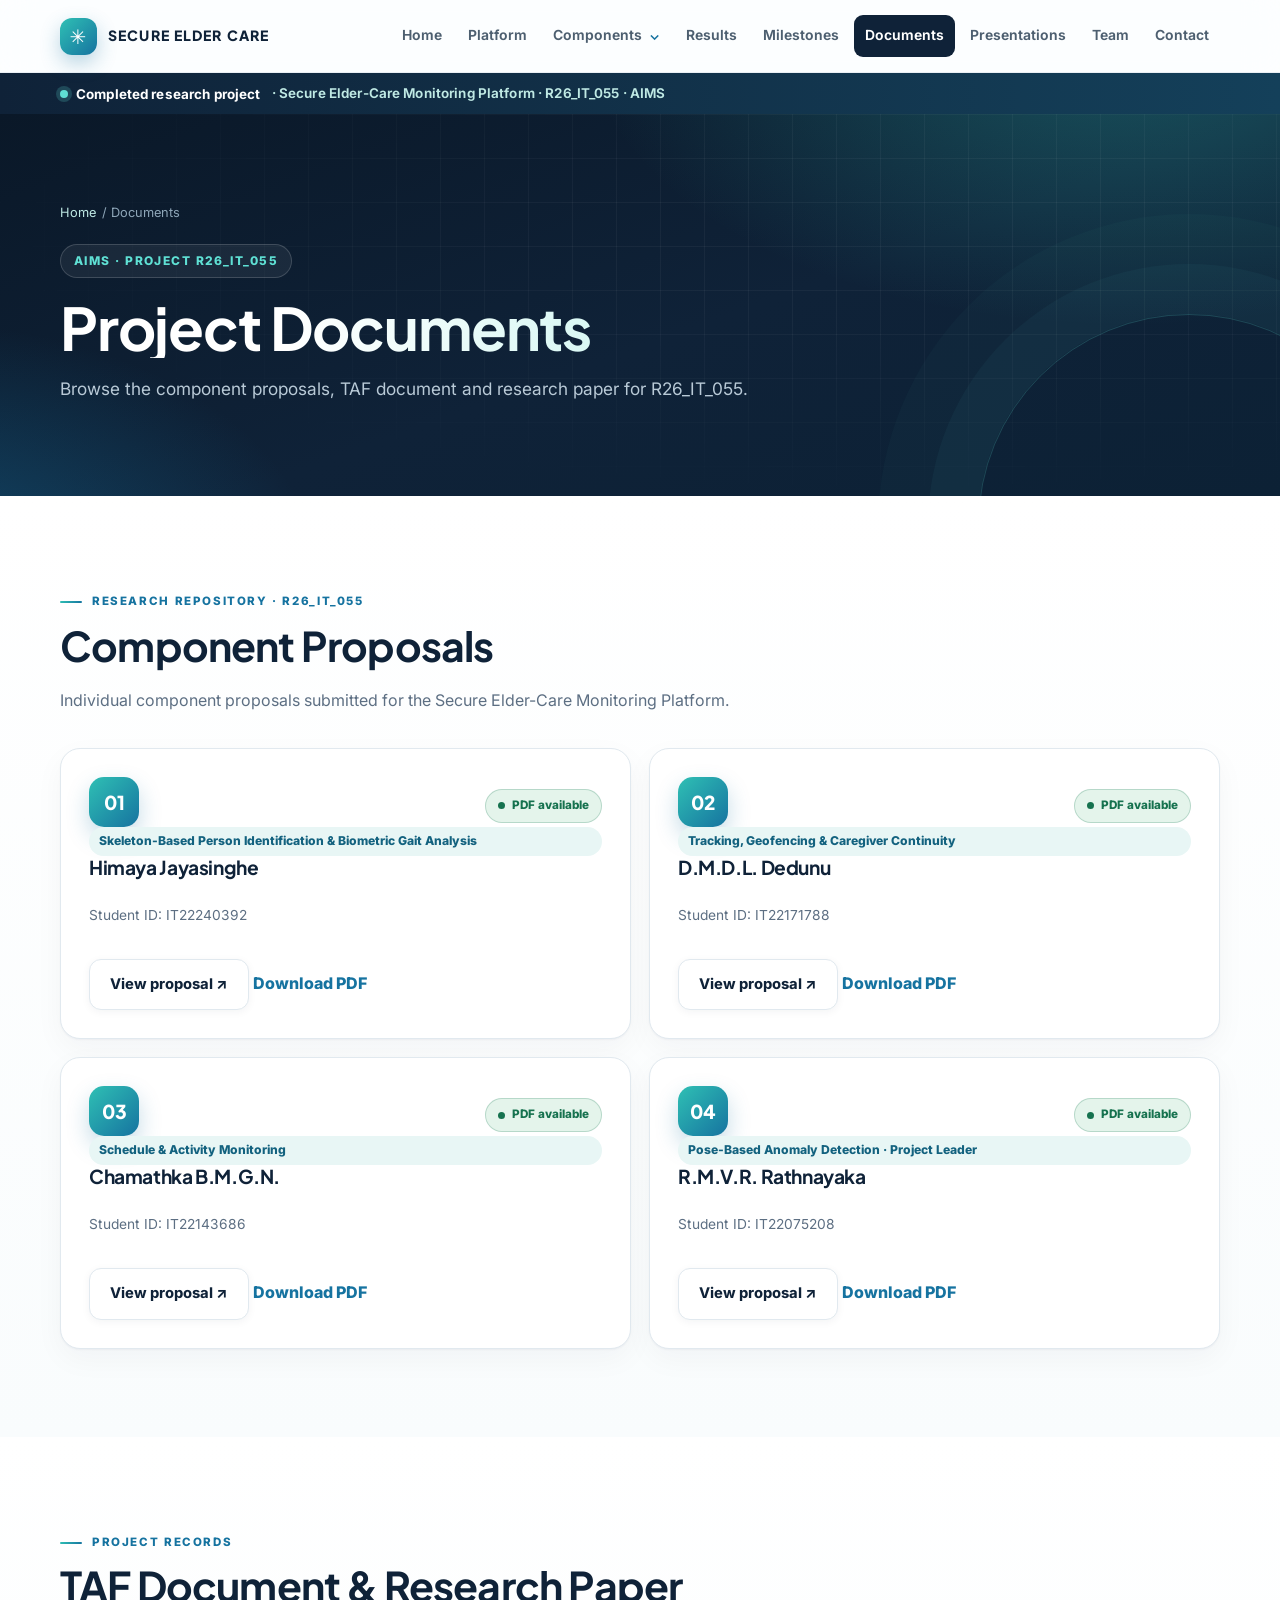
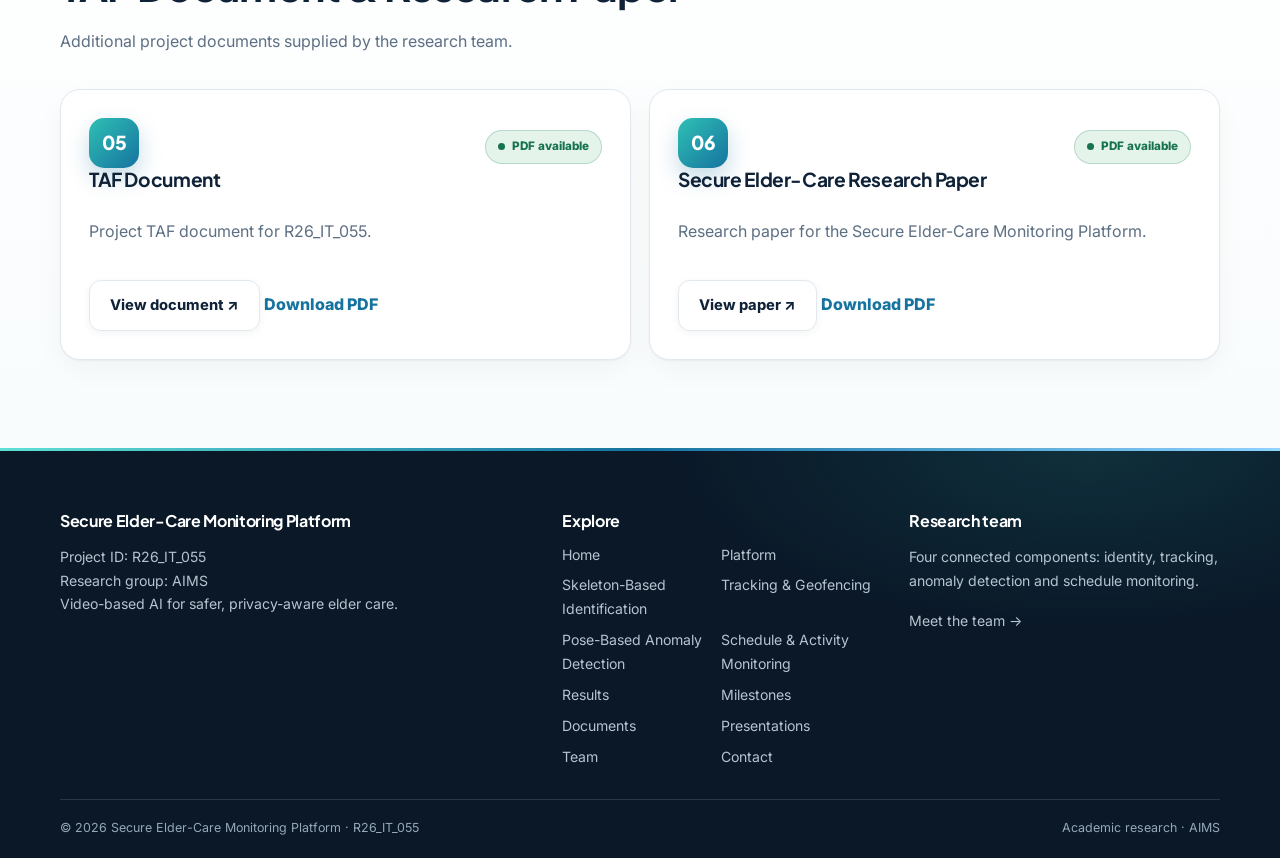
<file: documents.html>
<!doctype html><html lang="en"><head><meta charset="utf-8"><meta name="viewport" content="width=device-width, initial-scale=1"><meta name="description" content="Browse the component proposals, TAF document and research paper for project R26_IT_055."><title>Project Documents | Secure Elder-Care Monitoring</title><link rel="preconnect" href="https://fonts.googleapis.com"><link rel="preconnect" href="https://fonts.gstatic.com" crossorigin><link rel="stylesheet" href="https://fonts.googleapis.com/css2?family=Inter:wght@400;500;600;700;800&family=Plus+Jakarta+Sans:wght@600;700;800&display=swap"><link rel="stylesheet" href="css/style.css"><link rel="stylesheet" href="css/theme.css"></head><body><header class="site-header"><div class="container nav-wrap"><a class="brand" href="index.html"><span class="brand-mark" aria-hidden="true">✳</span><span>SECURE ELDER CARE</span></a><input class="menu-toggle" type="checkbox" id="menu-toggle"><label class="menu-label" for="menu-toggle" aria-label="Toggle navigation">☰</label><nav class="navbar" aria-label="Main navigation"><a href="index.html">Home</a><a href="domain.html">Platform</a><details class="nav-dropdown"><summary>Components</summary><div class="dropdown-menu"><a href="skeleton-identification.html">Skeleton-Based Identification</a><a href="tracking-geofencing.html">Tracking & Geofencing</a><a href="anomaly-detection.html">Pose-Based Anomaly Detection</a><a href="schedule-monitoring.html">Schedule & Activity Monitoring</a></div></details><a href="results.html">Results</a><a href="milestones.html">Milestones</a><a href="documents.html" aria-current="page">Documents</a><a href="presentations.html">Presentations</a><a href="about.html">Team</a><a href="contact.html">Contact</a></nav></div></header><main><div class="completion-strip"><div class="container"><strong>Completed research project</strong> · Secure Elder-Care Monitoring Platform · R26_IT_055 · AIMS</div></div><section class="page-hero"><div class="container"><div class="crumb"><a href="index.html">Home</a> / Documents</div><div class="eyebrow">AIMS · Project R26_IT_055</div><h1>Project Documents</h1><p>Browse the component proposals, TAF document and research paper for R26_IT_055.</p></div></section><section class="section section-alt"><div class="container"><div class="section-head"><div class="section-kicker">Research repository · R26_IT_055</div><h2>Component Proposals</h2><p>Individual component proposals submitted for the Secure Elder-Care Monitoring Platform.</p></div><div class="grid grid-2"><article class="card document-card"><div class="card-top"><div class="card-icon">01</div><span class="status status-completed">PDF available</span></div><span class="role">Skeleton-Based Person Identification &amp; Biometric Gait Analysis</span><h3>Himaya Jayasinghe</h3><p class="muted small">Student ID: IT22240392</p><div class="card-actions"><a class="btn btn-light" href="documents/R26_IT_055_IT22240392_Jayasinghe.pdf" target="_blank" rel="noopener">View proposal ↗</a> <a class="inline-link" href="documents/R26_IT_055_IT22240392_Jayasinghe.pdf" download>Download PDF</a></div></article><article class="card document-card"><div class="card-top"><div class="card-icon">02</div><span class="status status-completed">PDF available</span></div><span class="role">Tracking, Geofencing &amp; Caregiver Continuity</span><h3>D.M.D.L. Dedunu</h3><p class="muted small">Student ID: IT22171788</p><div class="card-actions"><a class="btn btn-light" href="documents/R26_IT_055_IT22171788_Dedunu.pdf" target="_blank" rel="noopener">View proposal ↗</a> <a class="inline-link" href="documents/R26_IT_055_IT22171788_Dedunu.pdf" download>Download PDF</a></div></article><article class="card document-card"><div class="card-top"><div class="card-icon">03</div><span class="status status-completed">PDF available</span></div><span class="role">Schedule &amp; Activity Monitoring</span><h3>Chamathka B.M.G.N.</h3><p class="muted small">Student ID: IT22143686</p><div class="card-actions"><a class="btn btn-light" href="documents/R26_IT_055_IT22143686_Chamathka.pdf" target="_blank" rel="noopener">View proposal ↗</a> <a class="inline-link" href="documents/R26_IT_055_IT22143686_Chamathka.pdf" download>Download PDF</a></div></article><article class="card document-card"><div class="card-top"><div class="card-icon">04</div><span class="status status-completed">PDF available</span></div><span class="role">Pose-Based Anomaly Detection · Project Leader</span><h3>R.M.V.R. Rathnayaka</h3><p class="muted small">Student ID: IT22075208</p><div class="card-actions"><a class="btn btn-light" href="documents/R26_IT_055_IT22075208_Rathnayaka.pdf" target="_blank" rel="noopener">View proposal ↗</a> <a class="inline-link" href="documents/R26_IT_055_IT22075208_Rathnayaka.pdf" download>Download PDF</a></div></article></div></div></section>
<section class="section section-alt"><div class="container"><div class="section-head"><div class="section-kicker">Project records</div><h2>TAF Document &amp; Research Paper</h2><p>Additional project documents supplied by the research team.</p></div><div class="grid grid-2"><article class="card document-card"><div class="card-top"><div class="card-icon">05</div><span class="status status-completed">PDF available</span></div><h3>TAF Document</h3><p class="muted">Project TAF document for R26_IT_055.</p><div class="card-actions"><a class="btn btn-light" href="documents/TAF_R26-IT-055.pdf" target="_blank" rel="noopener">View document ↗</a> <a class="inline-link" href="documents/TAF_R26-IT-055.pdf" download>Download PDF</a></div></article><article class="card document-card"><div class="card-top"><div class="card-icon">06</div><span class="status status-completed">PDF available</span></div><h3>Secure Elder-Care Research Paper</h3><p class="muted">Research paper for the Secure Elder-Care Monitoring Platform.</p><div class="card-actions"><a class="btn btn-light" href="documents/SECURE_ELDER_CARE_RESEARCH_PROJECT.pdf" target="_blank" rel="noopener">View paper ↗</a> <a class="inline-link" href="documents/SECURE_ELDER_CARE_RESEARCH_PROJECT.pdf" download>Download PDF</a></div></article></div></div></section>
</main><footer class="footer"><div class="container"><div class="footer-grid"><div><h3>Secure Elder-Care Monitoring Platform</h3><p>Project ID: R26_IT_055<br>Research group: AIMS<br>Video-based AI for safer, privacy-aware elder care.</p></div><div><h3>Explore</h3><div class="footer-links"><a href="index.html">Home</a><a href="domain.html">Platform</a><a href="skeleton-identification.html">Skeleton-Based Identification</a><a href="tracking-geofencing.html">Tracking &amp; Geofencing</a><a href="anomaly-detection.html">Pose-Based Anomaly Detection</a><a href="schedule-monitoring.html">Schedule &amp; Activity Monitoring</a><a href="results.html">Results</a><a href="milestones.html">Milestones</a><a href="documents.html">Documents</a><a href="presentations.html">Presentations</a><a href="about.html">Team</a><a href="contact.html">Contact</a></div></div><div><h3>Research team</h3><p>Four connected components: identity, tracking, anomaly detection and schedule monitoring.</p><a href="about.html">Meet the team →</a></div></div><div class="footer-bottom"><span>© 2026 Secure Elder-Care Monitoring Platform · R26_IT_055</span><span>Academic research · AIMS</span></div></div></footer><script src="js/site.js" defer></script>
</body></html>
</file>
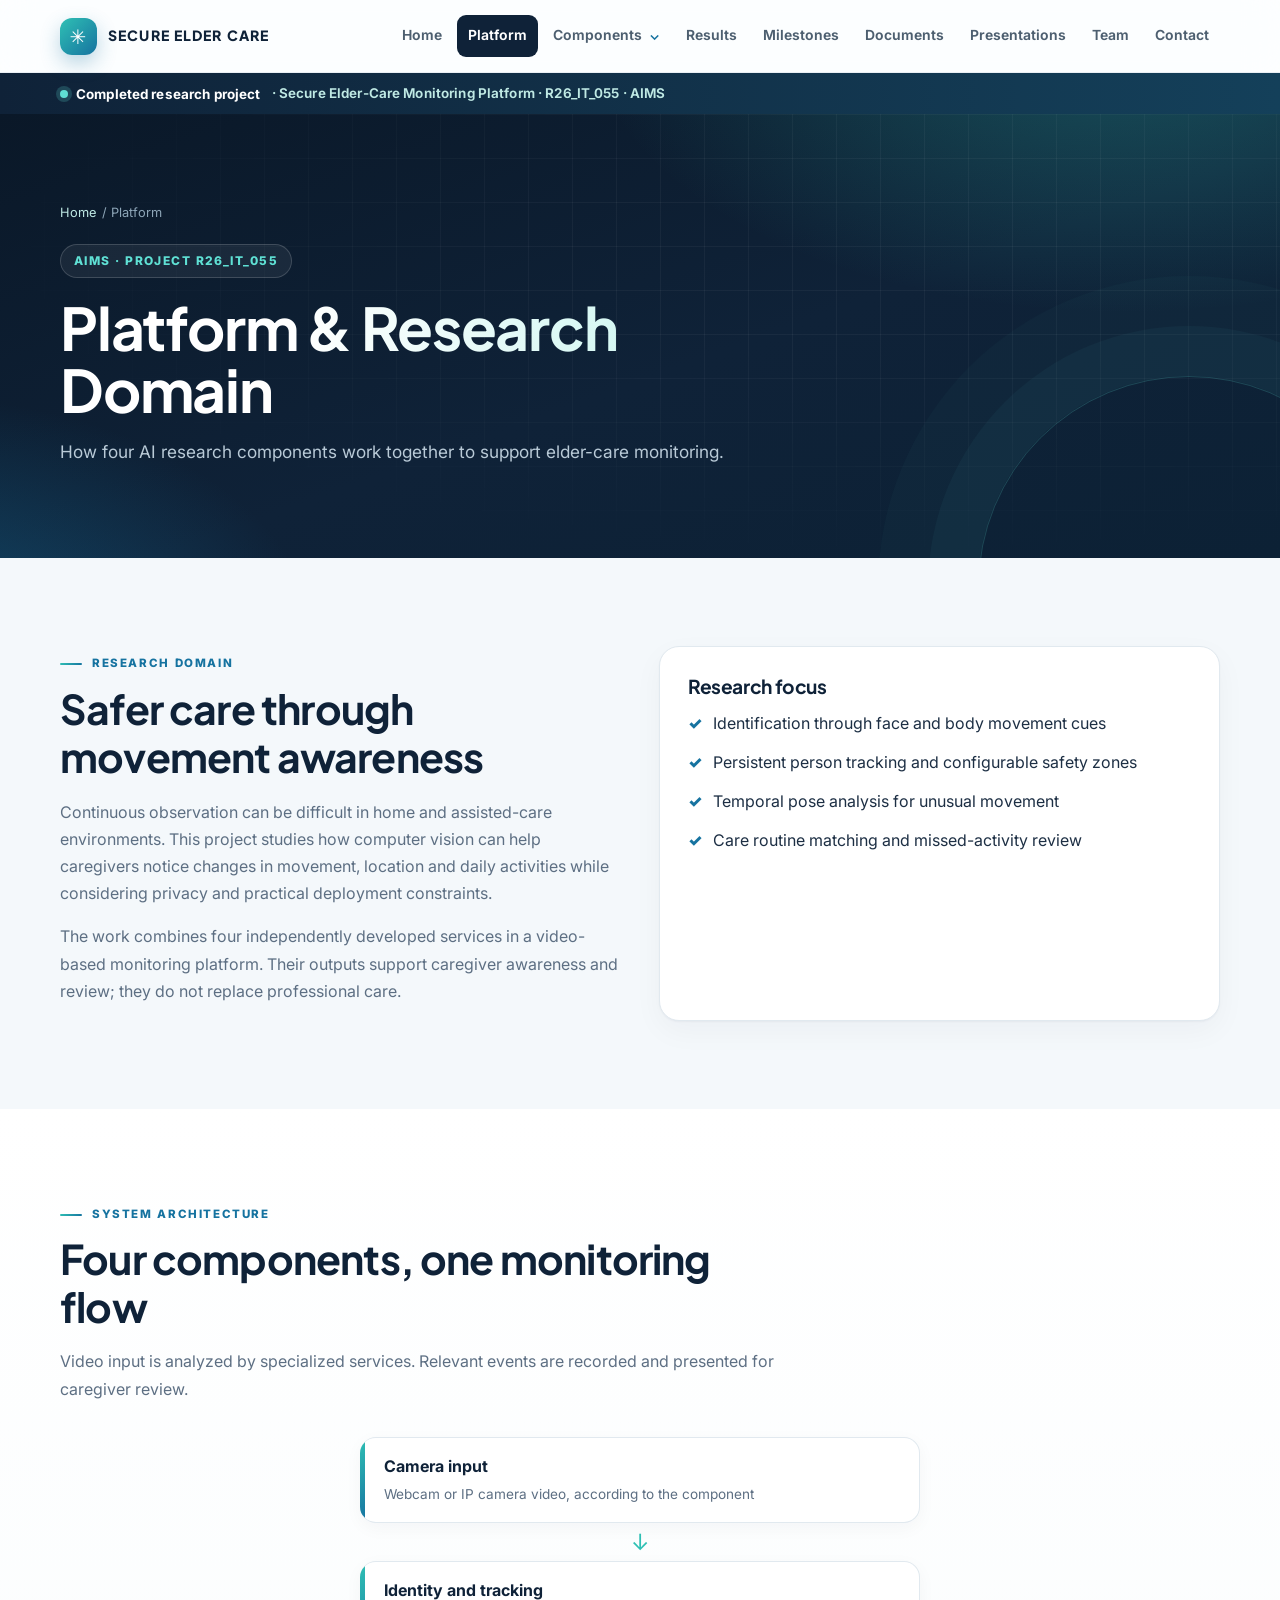
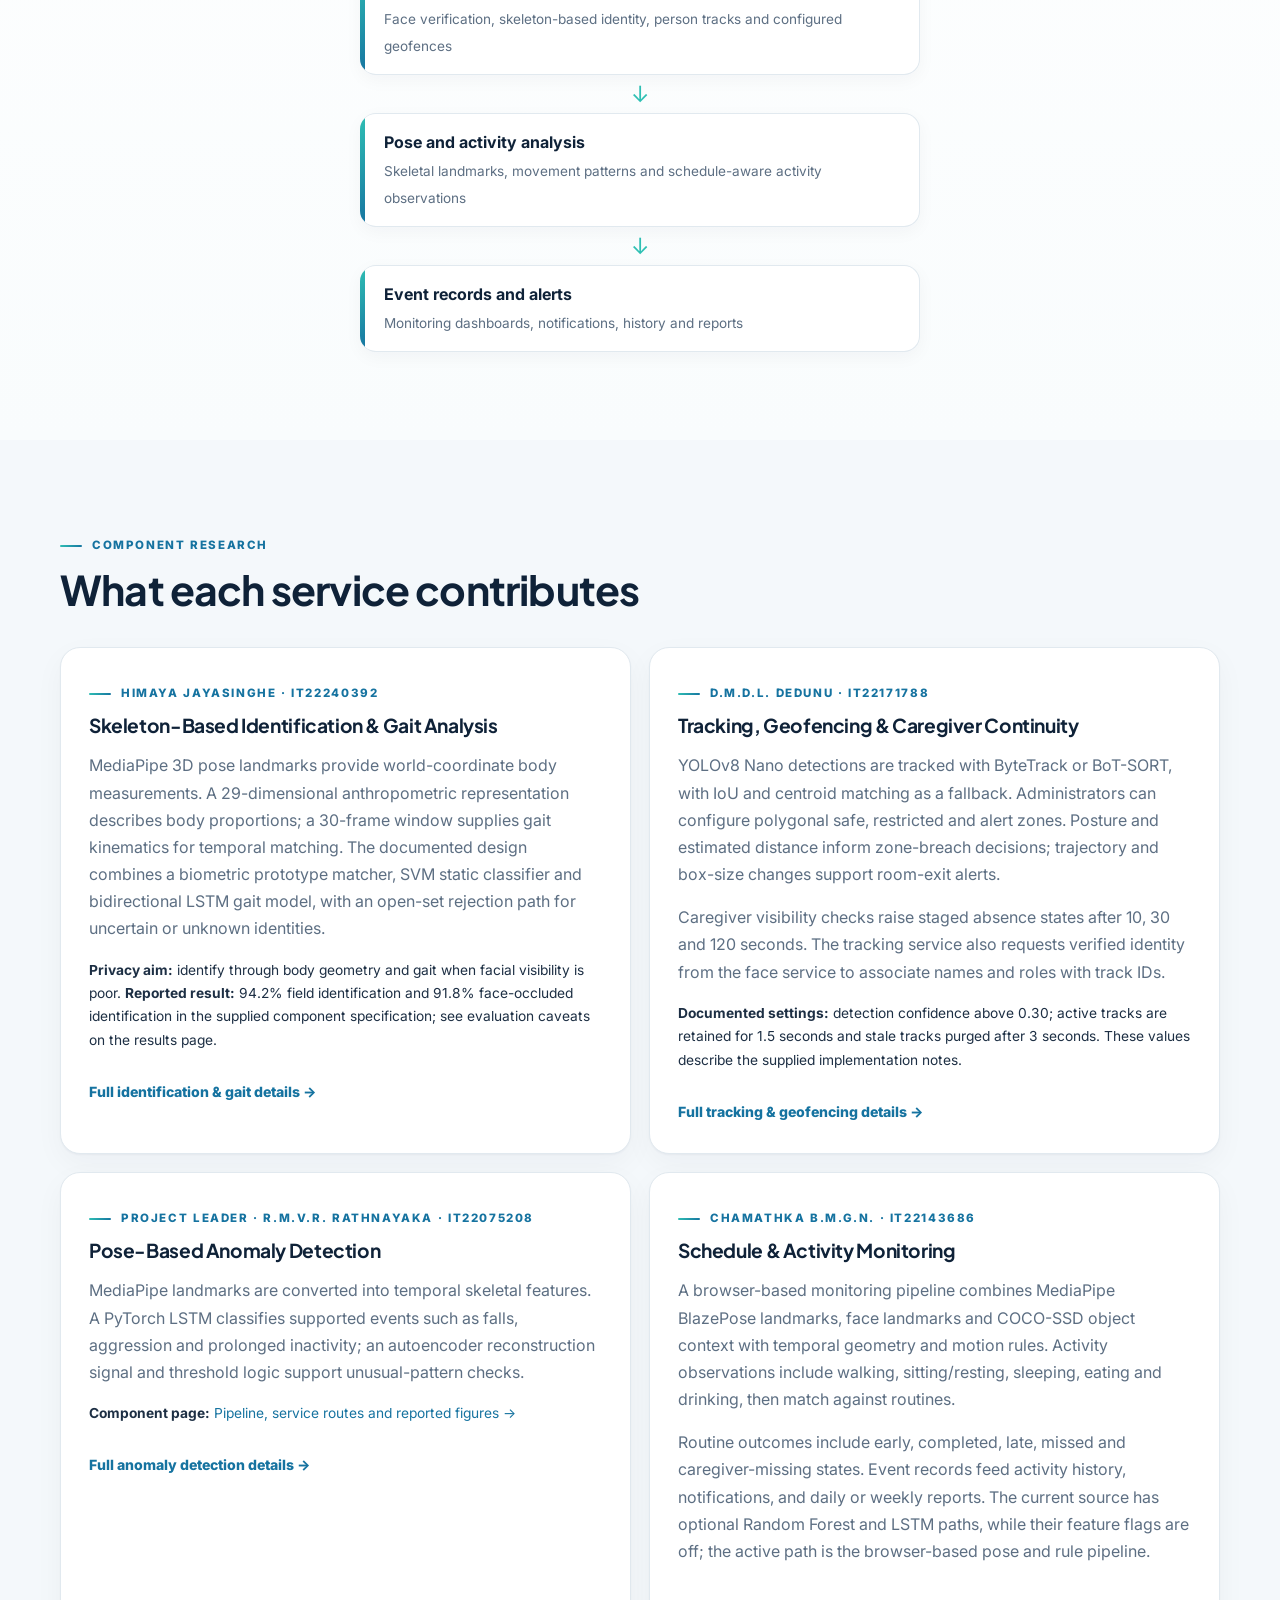
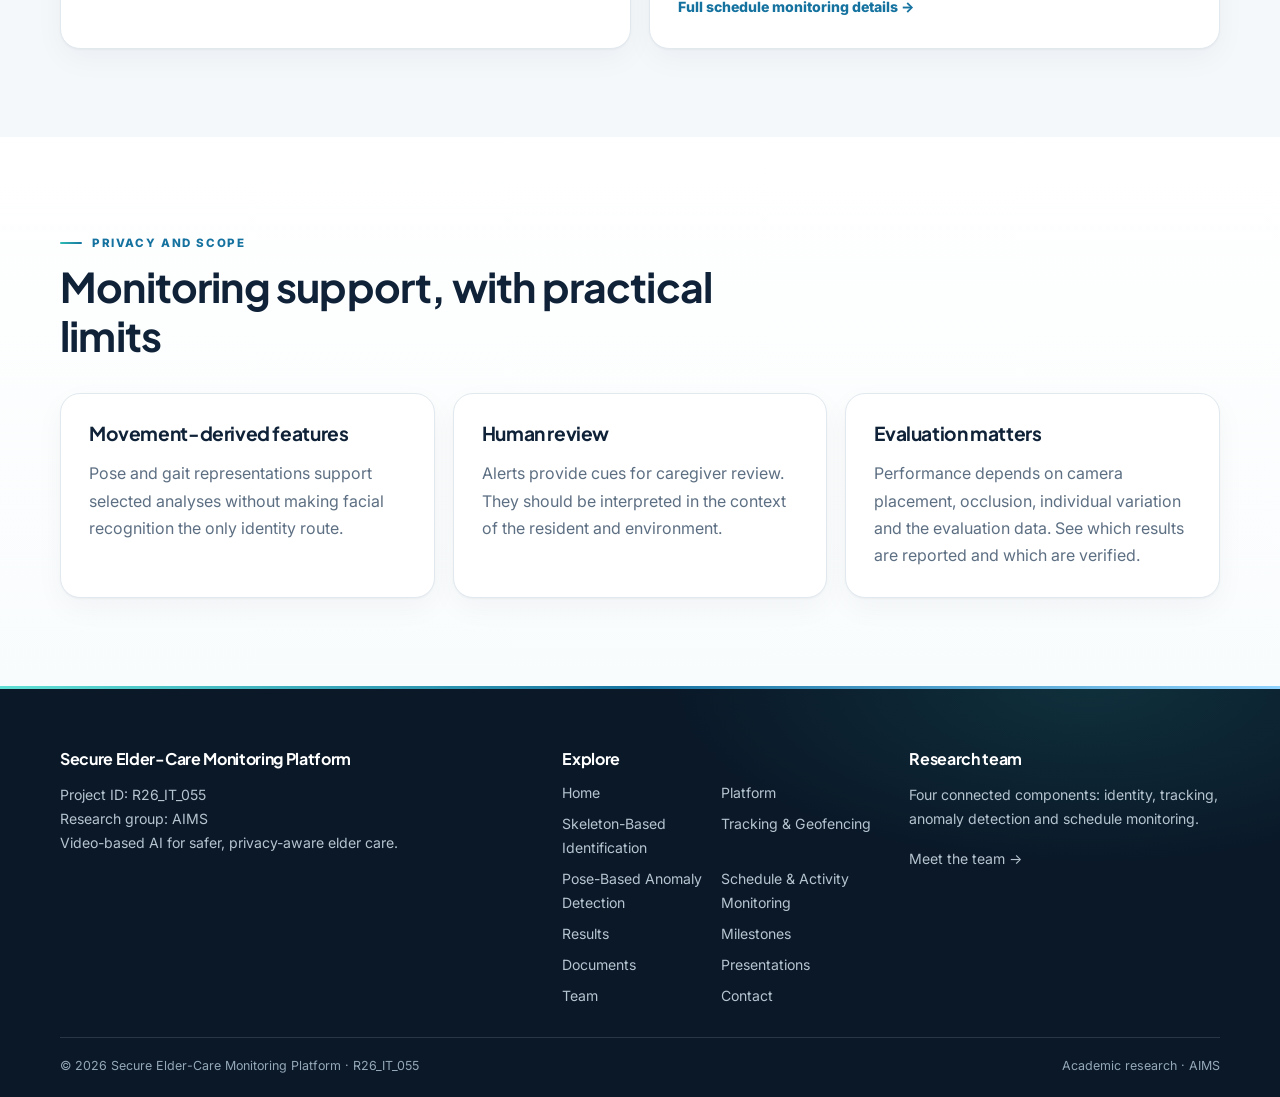
<file: domain.html>
<!doctype html>
<html lang="en">

<head>
    <meta charset="utf-8">
    <meta name="viewport" content="width=device-width, initial-scale=1">
    <meta name="description"
        content="Explore the AIMS elder-care monitoring platform, its four AI research components, architecture and privacy-aware scope.">
    <title>Platform & Research Domain | Secure Elder-Care Monitoring</title>
    <link rel="preconnect" href="https://fonts.googleapis.com"><link rel="preconnect" href="https://fonts.gstatic.com" crossorigin><link rel="stylesheet" href="https://fonts.googleapis.com/css2?family=Inter:wght@400;500;600;700;800&family=Plus+Jakarta+Sans:wght@600;700;800&display=swap"><link rel="stylesheet" href="css/style.css"><link rel="stylesheet" href="css/theme.css">
</head>

<body>
    <header class="site-header">
        <div class="container nav-wrap"><a class="brand" href="index.html"><span class="brand-mark"
                    aria-hidden="true">✳</span><span>SECURE ELDER CARE</span></a><input class="menu-toggle"
                type="checkbox" id="menu-toggle"><label class="menu-label" for="menu-toggle"
                aria-label="Toggle navigation">☰</label>
            <nav class="navbar" aria-label="Main navigation"><a href="index.html">Home</a><a href="domain.html"
                    aria-current="page">Platform</a><details class="nav-dropdown"><summary>Components</summary><div class="dropdown-menu"><a href="skeleton-identification.html">Skeleton-Based Identification</a><a href="tracking-geofencing.html">Tracking & Geofencing</a><a href="anomaly-detection.html">Pose-Based Anomaly Detection</a><a href="schedule-monitoring.html">Schedule & Activity Monitoring</a></div></details><a
                    href="results.html">Results</a><a href="milestones.html">Milestones</a><a
                    href="documents.html">Documents</a><a href="presentations.html">Presentations</a><a
                    href="about.html">Team</a><a href="contact.html">Contact</a></nav>
        </div>
    </header>
    <main>
        <div class="completion-strip">
            <div class="container"><strong>Completed research project</strong> · Secure Elder-Care Monitoring Platform ·
                R26_IT_055 · AIMS</div>
        </div>
        <section class="page-hero">
            <div class="container">
                <div class="crumb"><a href="index.html">Home</a> / Platform</div>
                <div class="eyebrow">AIMS · Project R26_IT_055</div>
                <h1>Platform & Research Domain</h1>
                <p>How four AI research components work together to support elder-care monitoring.</p>
            </div>
        </section>
        <section class="section">
            <div class="container split">
                <div>
                    <div class="section-kicker">Research domain</div>
                    <h2>Safer care through movement awareness</h2>
                    <p class="muted">Continuous observation can be difficult in home and assisted-care environments.
                        This project studies how computer vision can help caregivers notice changes in movement,
                        location and daily activities while considering privacy and practical deployment constraints.
                    </p>
                    <p class="muted">The work combines four independently developed services in a video-based monitoring
                        platform. Their outputs support caregiver awareness and review; they do not replace professional
                        care.</p>
                </div>
                <div class="card">
                    <h3>Research focus</h3>
                    <ul class="mini-list">
                        <li>Identification through face and body movement cues</li>
                        <li>Persistent person tracking and configurable safety zones</li>
                        <li>Temporal pose analysis for unusual movement</li>
                        <li>Care routine matching and missed-activity review</li>
                    </ul>
                </div>
            </div>
        </section>
        <section class="section section-alt">
            <div class="container">
                <div class="section-head">
                    <div class="section-kicker">System architecture</div>
                    <h2>Four components, one monitoring flow</h2>
                    <p>Video input is analyzed by specialized services. Relevant events are recorded and presented for
                        caregiver review.</p>
                </div>
                <div class="arch">
                    <div class="arch-block"><strong>Camera input</strong><span>Webcam or IP camera video, according to
                            the component</span></div>
                    <div class="arch-arrow">↓</div>
                    <div class="arch-block"><strong>Identity and tracking</strong><span>Face verification,
                            skeleton-based identity, person tracks and configured geofences</span></div>
                    <div class="arch-arrow">↓</div>
                    <div class="arch-block"><strong>Pose and activity analysis</strong><span>Skeletal landmarks,
                            movement patterns and schedule-aware activity observations</span></div>
                    <div class="arch-arrow">↓</div>
                    <div class="arch-block"><strong>Event records and alerts</strong><span>Monitoring dashboards,
                            notifications, history and reports</span></div>
                </div>
            </div>
        </section>
        <section class="section">
            <div class="container">
                <div class="section-head">
                    <div class="section-kicker">Component research</div>
                    <h2>What each service contributes</h2>
                </div>
                <div class="grid grid-2">
                    <article class="card" id="identification">
                        <div class="section-kicker">Himaya Jayasinghe · IT22240392</div>
                        <h3>Skeleton-Based Identification & Gait Analysis</h3>
                        <p class="muted">MediaPipe 3D pose landmarks provide world-coordinate body measurements. A
                            29-dimensional anthropometric representation describes body proportions; a 30-frame window
                            supplies gait kinematics for temporal matching. The documented design combines a biometric
                            prototype matcher, SVM static classifier and bidirectional LSTM gait model, with an open-set
                            rejection path for uncertain or unknown identities.</p>
                        <p class="small"><strong>Privacy aim:</strong> identify through body geometry and gait when
                            facial visibility is poor. <strong>Reported result:</strong> 94.2% field identification and
                            91.8% face-occluded identification in the supplied component specification; see evaluation
                            caveats on the results page.</p>
                    <a class="card-link" href="skeleton-identification.html">Full identification & gait details →</a></article>
                    <article class="card" id="tracking">
                        <div class="section-kicker">D.M.D.L. Dedunu · IT22171788</div>
                        <h3>Tracking, Geofencing & Caregiver Continuity</h3>
                        <p class="muted">YOLOv8 Nano detections are tracked with ByteTrack or BoT-SORT, with IoU and
                            centroid matching as a fallback. Administrators can configure polygonal safe, restricted and
                            alert zones. Posture and estimated distance inform zone-breach decisions; trajectory and
                            box-size changes support room-exit alerts.</p>
                        <p class="muted">Caregiver visibility checks raise staged absence states after 10, 30 and 120
                            seconds. The tracking service also requests verified identity from the face service to
                            associate names and roles with track IDs.</p>
                        <p class="small"><strong>Documented settings:</strong> detection confidence above 0.30; active
                            tracks are retained for 1.5 seconds and stale tracks purged after 3 seconds. These values
                            describe the supplied implementation notes.</p>
                    <a class="card-link" href="tracking-geofencing.html">Full tracking & geofencing details →</a></article>
                    <article class="card" id="pose">
                        <div class="section-kicker">Project Leader · R.M.V.R. Rathnayaka · IT22075208</div>
                        <h3>Pose-Based Anomaly Detection</h3>
                        <p class="muted">MediaPipe landmarks are converted into temporal skeletal features. A PyTorch
                            LSTM classifies supported events such as falls, aggression and prolonged inactivity; an
                            autoencoder reconstruction signal and threshold logic support unusual-pattern checks.</p>
                        <p class="small"><strong>Component page:</strong> <a href="anomaly-detection.html">Pipeline,
                                service routes and reported figures →</a></p>
                    <a class="card-link" href="anomaly-detection.html">Full anomaly detection details →</a></article>
                    <article class="card" id="schedule">
                        <div class="section-kicker">Chamathka B.M.G.N. · IT22143686</div>
                        <h3>Schedule & Activity Monitoring</h3>
                        <p class="muted">A browser-based monitoring pipeline combines MediaPipe BlazePose landmarks,
                            face landmarks and COCO-SSD object context with temporal geometry and motion rules. Activity
                            observations include walking, sitting/resting, sleeping, eating and drinking, then match
                            against routines.</p>
                        <p class="muted">Routine outcomes include early, completed, late, missed and caregiver-missing
                            states. Event records feed activity history, notifications, and daily or weekly reports. The
                            current source has optional Random Forest and LSTM paths, while their feature flags are off;
                            the active path is the browser-based pose and rule pipeline.</p>
                    <a class="card-link" href="schedule-monitoring.html">Full schedule monitoring details →</a></article>
                </div>
            </div>
        </section>
        <section class="section section-alt">
            <div class="container">
                <div class="section-head">
                    <div class="section-kicker">Privacy and scope</div>
                    <h2>Monitoring support, with practical limits</h2>
                </div>
                <div class="grid grid-3">
                    <article class="card">
                        <h3>Movement-derived features</h3>
                        <p class="muted">Pose and gait representations support selected analyses without making facial
                            recognition the only identity route.</p>
                    </article>
                    <article class="card">
                        <h3>Human review</h3>
                        <p class="muted">Alerts provide cues for caregiver review. They should be interpreted in the
                            context of the resident and environment.</p>
                    </article>
                    <article class="card">
                        <h3>Evaluation matters</h3>
                        <p class="muted">Performance depends on camera placement, occlusion, individual variation and
                            the evaluation data. See which results are reported and which are verified.</p>
                    </article>
                </div>
            </div>
        </section>
    </main>
    <footer class="footer">
        <div class="container">
            <div class="footer-grid">
                <div>
                    <h3>Secure Elder-Care Monitoring Platform</h3>
                    <p>Project ID: R26_IT_055<br>Research group: AIMS<br>Video-based AI for safer, privacy-aware elder
                        care.</p>
                </div>
                <div>
                    <h3>Explore</h3>
                    <div class="footer-links"><a href="index.html">Home</a><a href="domain.html">Platform</a><a href="skeleton-identification.html">Skeleton-Based Identification</a><a href="tracking-geofencing.html">Tracking &amp; Geofencing</a><a href="anomaly-detection.html">Pose-Based Anomaly Detection</a><a href="schedule-monitoring.html">Schedule &amp; Activity Monitoring</a><a href="results.html">Results</a><a href="milestones.html">Milestones</a><a href="documents.html">Documents</a><a href="presentations.html">Presentations</a><a href="about.html">Team</a><a href="contact.html">Contact</a></div>
                </div>
                <div>
                    <h3>Research team</h3>
                    <p>Four connected components: identity, tracking, anomaly detection and schedule monitoring.</p><a
                        href="about.html">Meet the team →</a>
                </div>
            </div>
            <div class="footer-bottom"><span>© 2026 Secure Elder-Care Monitoring Platform ·
                    R26_IT_055</span><span>Academic research · AIMS</span></div>
        </div>
    </footer>
<script src="js/site.js" defer></script>
</body>

</html>
</file>
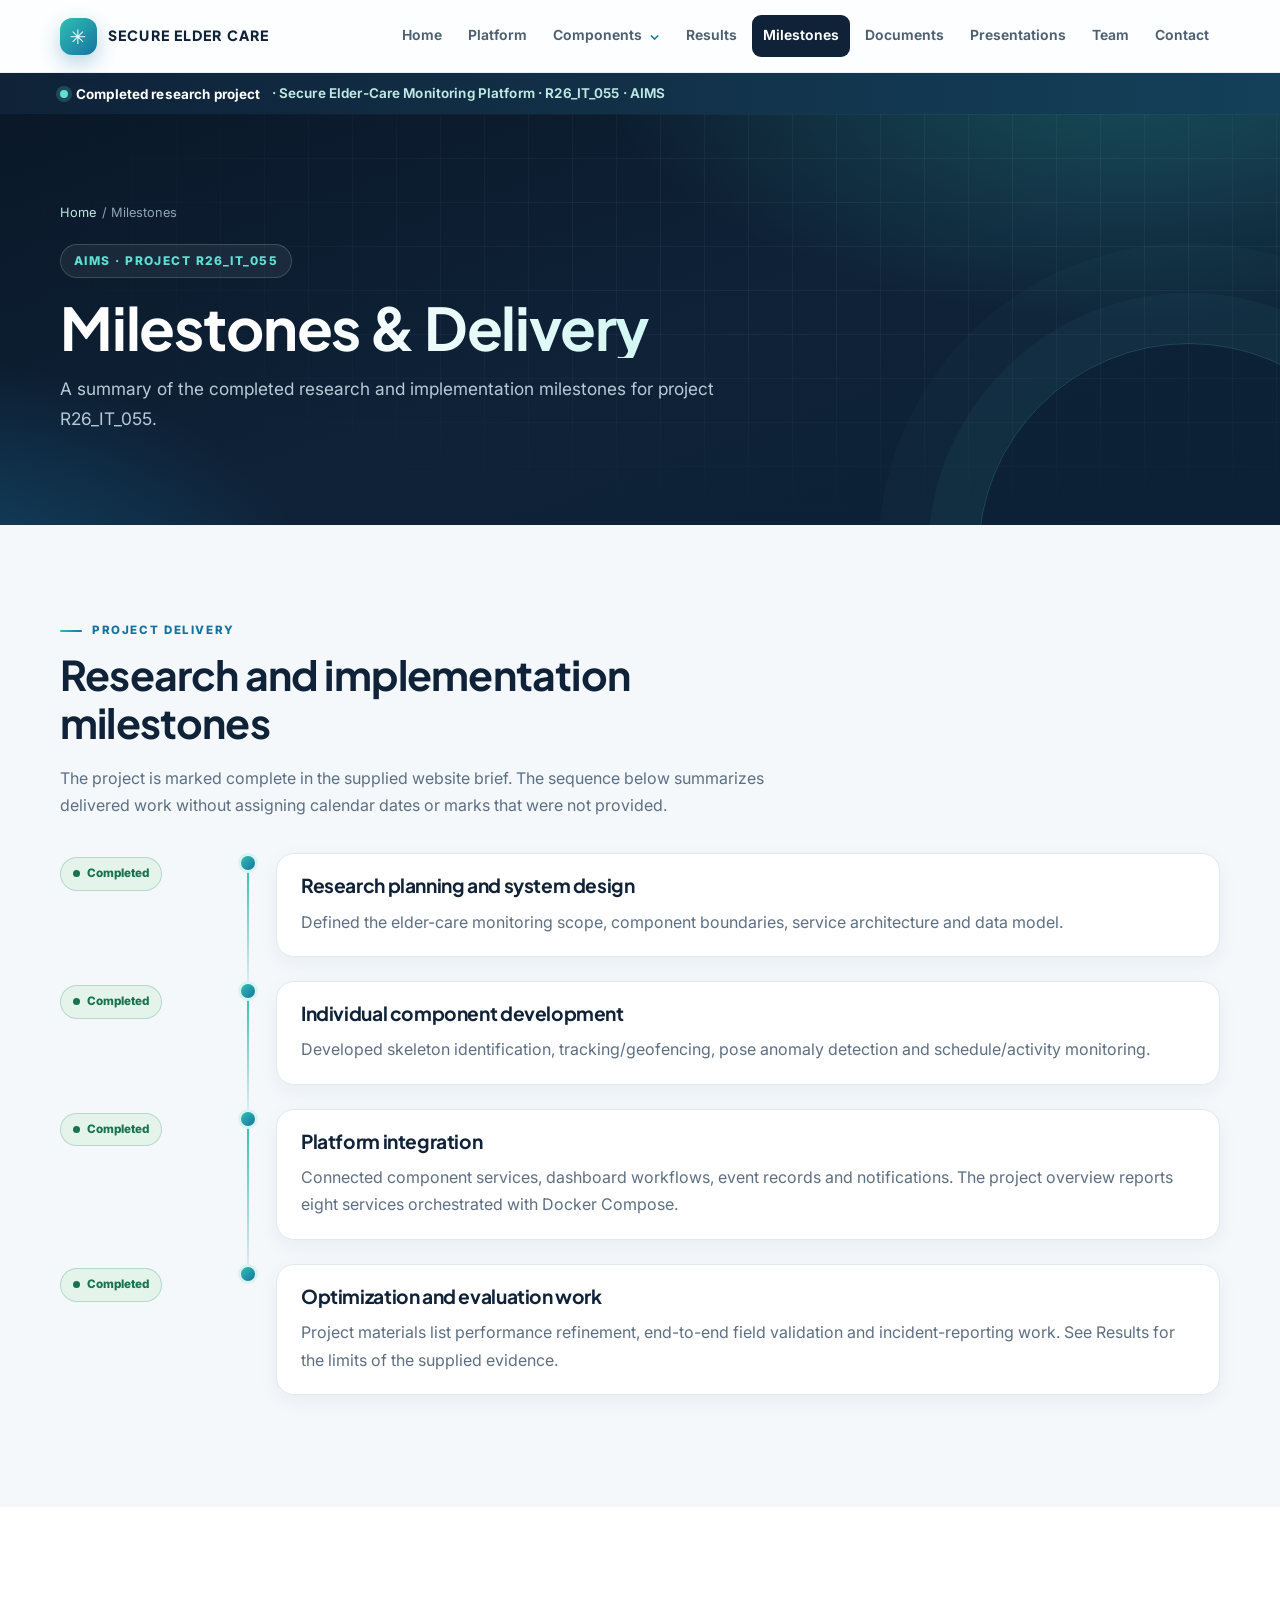
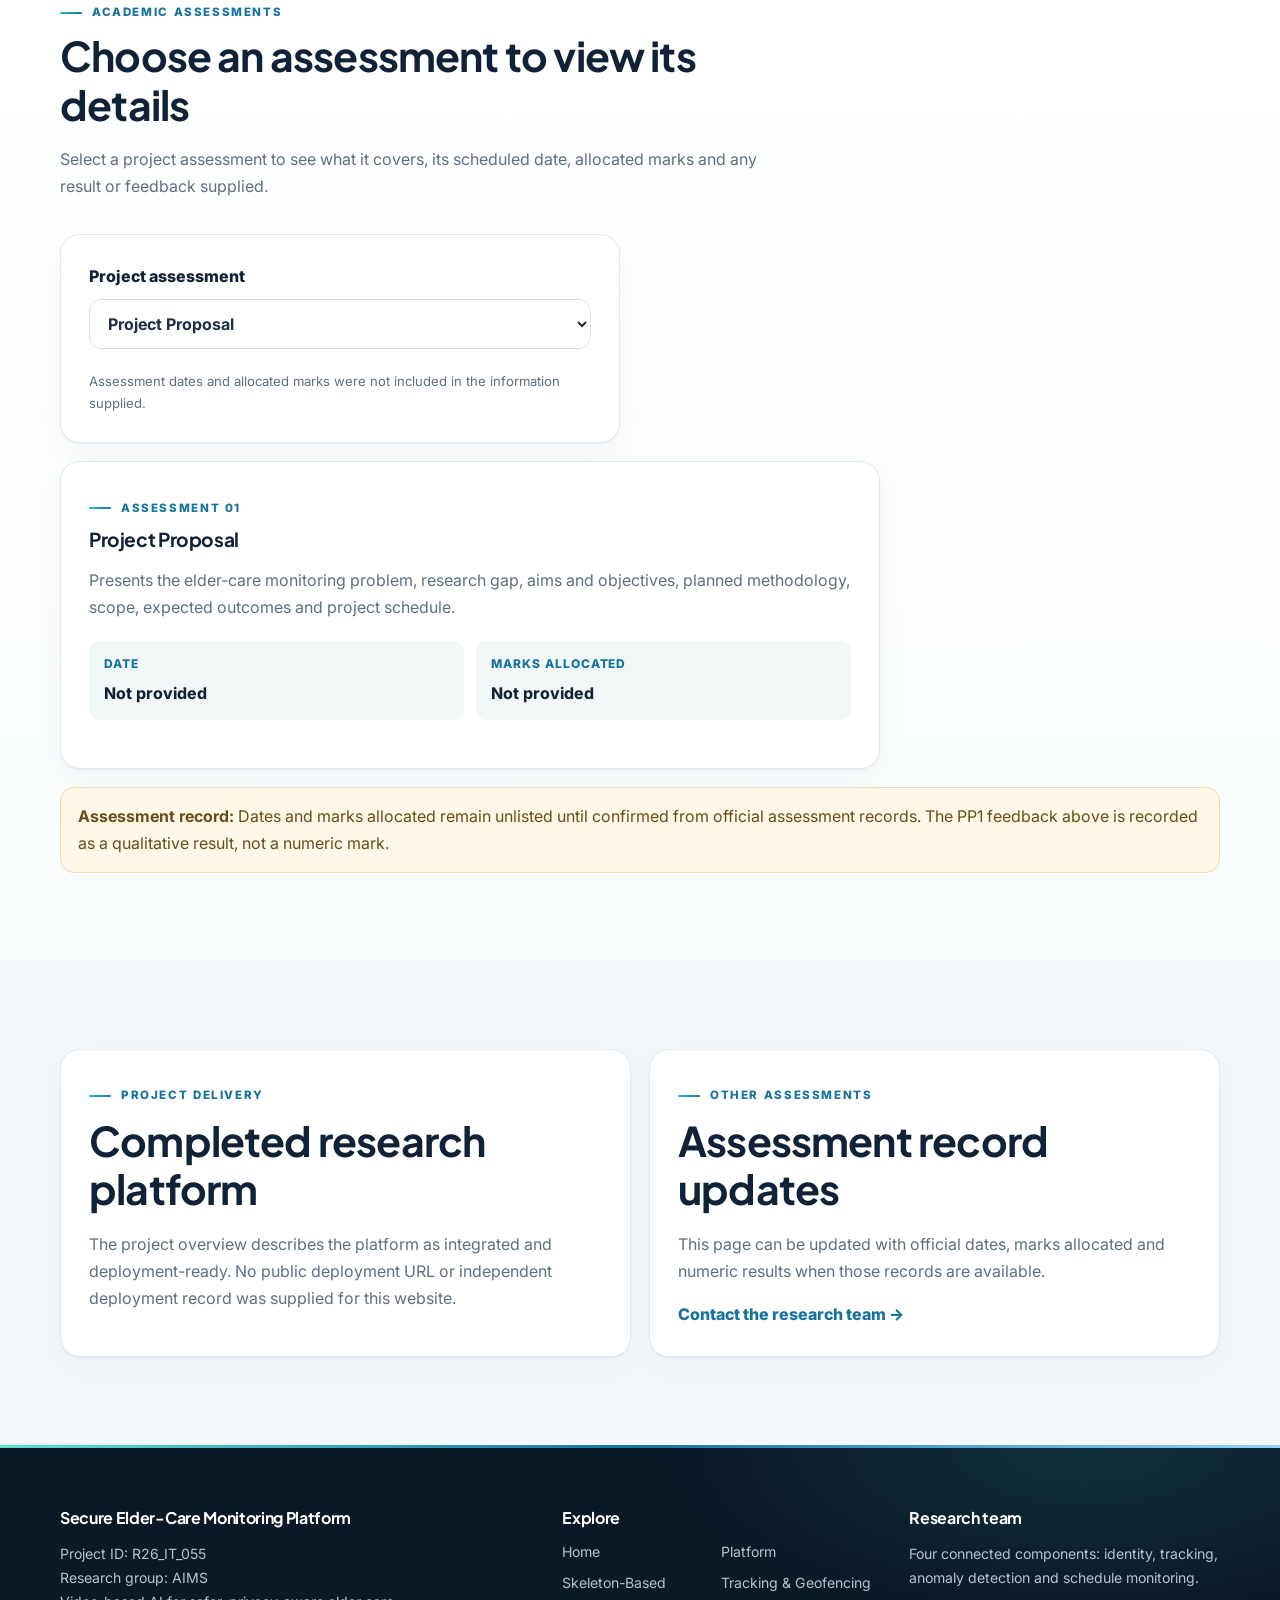
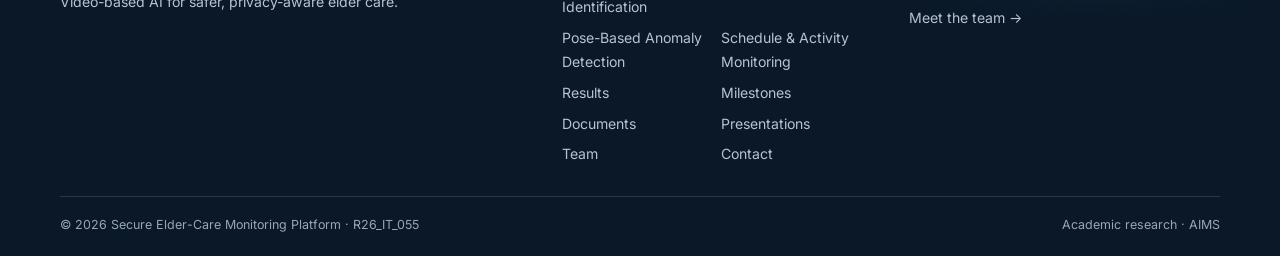
<file: milestones.html>
<!doctype html><html lang="en"><head><meta charset="utf-8"><meta name="viewport" content="width=device-width, initial-scale=1"><meta name="description" content="Completed research and implementation milestones for project R26_IT_055."><title>Milestones & Delivery | Secure Elder-Care Monitoring</title><link rel="preconnect" href="https://fonts.googleapis.com"><link rel="preconnect" href="https://fonts.gstatic.com" crossorigin><link rel="stylesheet" href="https://fonts.googleapis.com/css2?family=Inter:wght@400;500;600;700;800&family=Plus+Jakarta+Sans:wght@600;700;800&display=swap"><link rel="stylesheet" href="css/style.css"><link rel="stylesheet" href="css/theme.css"></head><body><header class="site-header"><div class="container nav-wrap"><a class="brand" href="index.html"><span class="brand-mark" aria-hidden="true">✳</span><span>SECURE ELDER CARE</span></a><input class="menu-toggle" type="checkbox" id="menu-toggle"><label class="menu-label" for="menu-toggle" aria-label="Toggle navigation">☰</label><nav class="navbar" aria-label="Main navigation"><a href="index.html">Home</a><a href="domain.html">Platform</a><details class="nav-dropdown"><summary>Components</summary><div class="dropdown-menu"><a href="skeleton-identification.html">Skeleton-Based Identification</a><a href="tracking-geofencing.html">Tracking & Geofencing</a><a href="anomaly-detection.html">Pose-Based Anomaly Detection</a><a href="schedule-monitoring.html">Schedule & Activity Monitoring</a></div></details><a href="results.html">Results</a><a href="milestones.html" aria-current="page">Milestones</a><a href="documents.html">Documents</a><a href="presentations.html">Presentations</a><a href="about.html">Team</a><a href="contact.html">Contact</a></nav></div></header><main><div class="completion-strip"><div class="container"><strong>Completed research project</strong> · Secure Elder-Care Monitoring Platform · R26_IT_055 · AIMS</div></div><section class="page-hero"><div class="container"><div class="crumb"><a href="index.html">Home</a> / Milestones</div><div class="eyebrow">AIMS · Project R26_IT_055</div><h1>Milestones & Delivery</h1><p>A summary of the completed research and implementation milestones for project R26_IT_055.</p></div></section><section class="section"><div class="container"><div class="section-head"><div class="section-kicker">Project delivery</div><h2>Research and implementation milestones</h2><p>The project is marked complete in the supplied website brief. The sequence below summarizes delivered work without assigning calendar dates or marks that were not provided.</p></div><div class="timeline"><div class="timeline-item"><div class="timeline-status"><span class="status status-completed">Completed</span></div><div class="timeline-line"></div><div class="timeline-content"><h3>Research planning and system design</h3><p>Defined the elder-care monitoring scope, component boundaries, service architecture and data model.</p></div></div><div class="timeline-item"><div class="timeline-status"><span class="status status-completed">Completed</span></div><div class="timeline-line"></div><div class="timeline-content"><h3>Individual component development</h3><p>Developed skeleton identification, tracking/geofencing, pose anomaly detection and schedule/activity monitoring.</p></div></div><div class="timeline-item"><div class="timeline-status"><span class="status status-completed">Completed</span></div><div class="timeline-line"></div><div class="timeline-content"><h3>Platform integration</h3><p>Connected component services, dashboard workflows, event records and notifications. The project overview reports eight services orchestrated with Docker Compose.</p></div></div><div class="timeline-item"><div class="timeline-status"><span class="status status-completed">Completed</span></div><div class="timeline-line"></div><div class="timeline-content"><h3>Optimization and evaluation work</h3><p>Project materials list performance refinement, end-to-end field validation and incident-reporting work. See Results for the limits of the supplied evidence.</p></div></div></div></div></section>
<section class="section section-alt"><div class="container"><div class="section-head"><div class="section-kicker">Academic assessments</div><h2>Choose an assessment to view its details</h2><p>Select a project assessment to see what it covers, its scheduled date, allocated marks and any result or feedback supplied.</p></div><div class="assessment-picker card"><label for="assessment-picker">Project assessment</label><select id="assessment-picker" aria-controls="assessment-details"><option value="proposal">Project Proposal</option><option value="pp1">Progress Presentation 1</option><option value="pp2">Progress Presentation 2</option><option value="final">Final Assessment</option><option value="viva">Viva</option></select><p class="subtle">Assessment dates and allocated marks were not included in the information supplied.</p></div><div id="assessment-details" class="assessment-details" aria-live="polite"><article class="assessment-panel card" data-assessment="proposal"><div class="section-kicker">Assessment 01</div><h3>Project Proposal</h3><p class="muted">Presents the elder-care monitoring problem, research gap, aims and objectives, planned methodology, scope, expected outcomes and project schedule.</p><dl class="assessment-facts"><div><dt>Date</dt><dd>Not provided</dd></div><div><dt>Marks allocated</dt><dd>Not provided</dd></div></dl></article><article class="assessment-panel card" data-assessment="pp1" hidden><div class="section-kicker">Assessment 02</div><h3>Progress Presentation 1</h3><p class="muted">Reviews the initial research progress, requirements, literature review, system design, proposed methods and early component implementation.</p><dl class="assessment-facts"><div><dt>Date</dt><dd>Not provided</dd></div><div><dt>Marks allocated</dt><dd>Not provided</dd></div></dl><div class="assessment-feedback"><strong>PP1 viva feedback (as supplied)</strong><p>R.M.V.R. Rathnayaka received Excellent; the other team members received Good.</p><small>These are qualitative ratings, not numerical marks.</small></div></article><article class="assessment-panel card" data-assessment="pp2" hidden><div class="section-kicker">Assessment 03</div><h3>Progress Presentation 2</h3><p class="muted">Reviews progress since the first presentation, component implementation and integration, current evaluation results, outstanding work and the plan for completion.</p><dl class="assessment-facts"><div><dt>Date</dt><dd>Not provided</dd></div><div><dt>Marks allocated</dt><dd>Not provided</dd></div></dl></article><article class="assessment-panel card" data-assessment="final" hidden><div class="section-kicker">Assessment 04</div><h3>Final Assessment</h3><p class="muted">Assesses the completed platform and research outcome, including the final report, integrated system demonstration, methodology, results, contribution and stated limitations.</p><dl class="assessment-facts"><div><dt>Date</dt><dd>Not provided</dd></div><div><dt>Marks allocated</dt><dd>Not provided</dd></div></dl></article><article class="assessment-panel card" data-assessment="viva" hidden><div class="section-kicker">Assessment 05</div><h3>Viva</h3><p class="muted">An oral examination in which researchers explain and defend the project rationale, design choices, component implementation, evaluation, findings and individual contributions.</p><dl class="assessment-facts"><div><dt>Date</dt><dd>Not provided</dd></div><div><dt>Marks allocated</dt><dd>Not provided</dd></div></dl></article></div><div class="notice"><strong>Assessment record:</strong> Dates and marks allocated remain unlisted until confirmed from official assessment records. The PP1 feedback above is recorded as a qualitative result, not a numeric mark.</div></div></section>
<section class="section"><div class="container grid grid-2"><article class="card"><div class="section-kicker">Project delivery</div><h2>Completed research platform</h2><p class="muted">The project overview describes the platform as integrated and deployment-ready. No public deployment URL or independent deployment record was supplied for this website.</p></article><article class="card"><div class="section-kicker">Other assessments</div><h2>Assessment record updates</h2><p class="muted">This page can be updated with official dates, marks allocated and numeric results when those records are available.</p><a class="inline-link" href="contact.html">Contact the research team →</a></article></div></section></main><footer class="footer"><div class="container"><div class="footer-grid"><div><h3>Secure Elder-Care Monitoring Platform</h3><p>Project ID: R26_IT_055<br>Research group: AIMS<br>Video-based AI for safer, privacy-aware elder care.</p></div><div><h3>Explore</h3><div class="footer-links"><a href="index.html">Home</a><a href="domain.html">Platform</a><a href="skeleton-identification.html">Skeleton-Based Identification</a><a href="tracking-geofencing.html">Tracking &amp; Geofencing</a><a href="anomaly-detection.html">Pose-Based Anomaly Detection</a><a href="schedule-monitoring.html">Schedule &amp; Activity Monitoring</a><a href="results.html">Results</a><a href="milestones.html">Milestones</a><a href="documents.html">Documents</a><a href="presentations.html">Presentations</a><a href="about.html">Team</a><a href="contact.html">Contact</a></div></div><div><h3>Research team</h3><p>Four connected components: identity, tracking, anomaly detection and schedule monitoring.</p><a href="about.html">Meet the team →</a></div></div><div class="footer-bottom"><span>© 2026 Secure Elder-Care Monitoring Platform · R26_IT_055</span><span>Academic research · AIMS</span></div></div></footer><script>
(() => {
  const picker = document.getElementById('assessment-picker');
  const panels = document.querySelectorAll('[data-assessment]');
  if (!picker || !panels.length) return;
  const updateAssessment = () => {
    panels.forEach((panel) => {
      panel.hidden = panel.dataset.assessment !== picker.value;
    });
  };
  picker.addEventListener('change', updateAssessment);
  updateAssessment();
})();
</script><script src="js/site.js" defer></script>
</body></html>
</file>
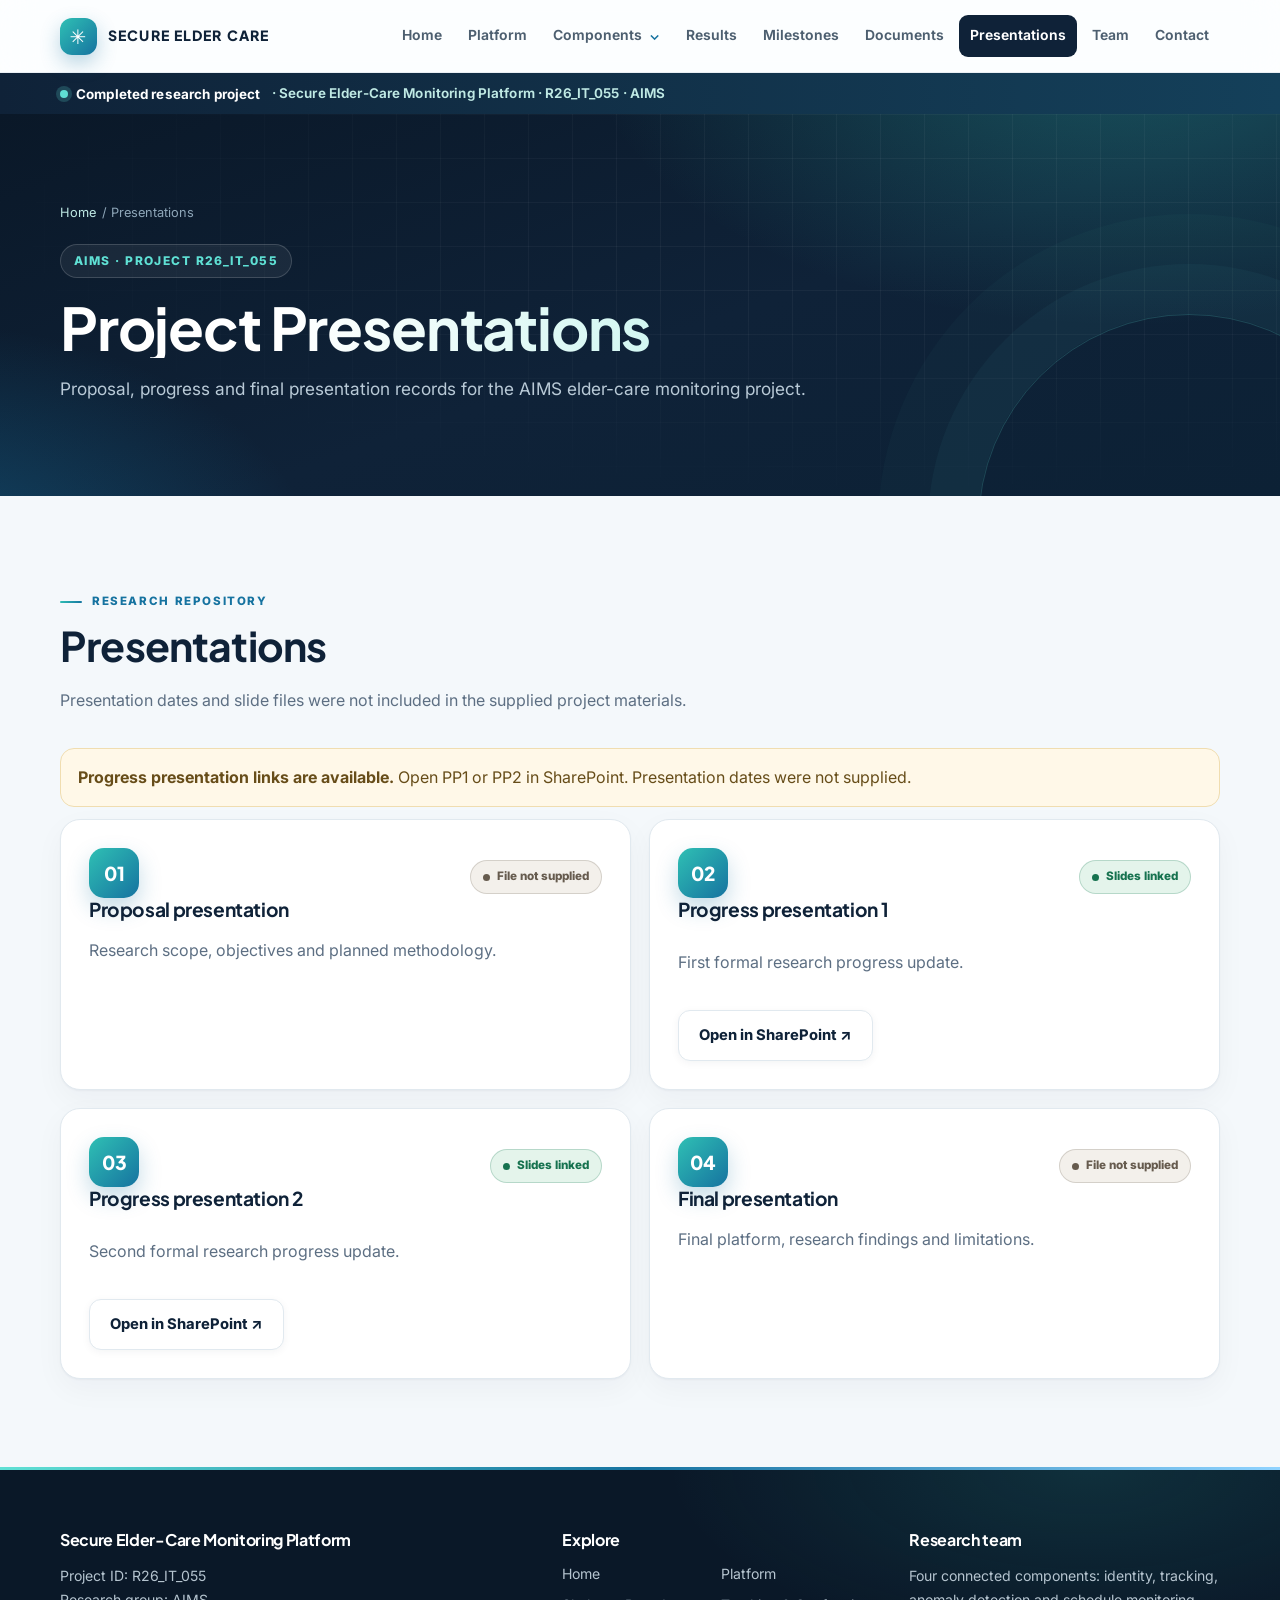
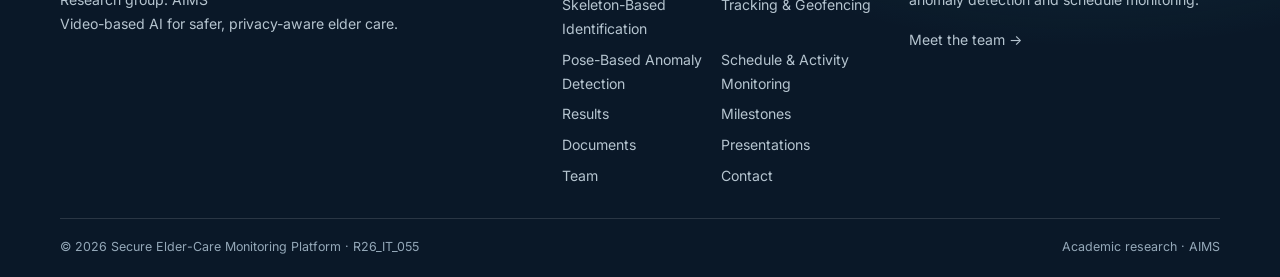
<file: presentations.html>
<!doctype html><html lang="en"><head><meta charset="utf-8"><meta name="viewport" content="width=device-width, initial-scale=1"><meta name="description" content="Proposal, progress and final presentation records for the AIMS elder-care monitoring project."><title>Presentations | Secure Elder-Care Monitoring</title><link rel="preconnect" href="https://fonts.googleapis.com"><link rel="preconnect" href="https://fonts.gstatic.com" crossorigin><link rel="stylesheet" href="https://fonts.googleapis.com/css2?family=Inter:wght@400;500;600;700;800&family=Plus+Jakarta+Sans:wght@600;700;800&display=swap"><link rel="stylesheet" href="css/style.css"><link rel="stylesheet" href="css/theme.css"></head><body><header class="site-header"><div class="container nav-wrap"><a class="brand" href="index.html"><span class="brand-mark" aria-hidden="true">✳</span><span>SECURE ELDER CARE</span></a><input class="menu-toggle" type="checkbox" id="menu-toggle"><label class="menu-label" for="menu-toggle" aria-label="Toggle navigation">☰</label><nav class="navbar" aria-label="Main navigation"><a href="index.html">Home</a><a href="domain.html">Platform</a><details class="nav-dropdown"><summary>Components</summary><div class="dropdown-menu"><a href="skeleton-identification.html">Skeleton-Based Identification</a><a href="tracking-geofencing.html">Tracking & Geofencing</a><a href="anomaly-detection.html">Pose-Based Anomaly Detection</a><a href="schedule-monitoring.html">Schedule & Activity Monitoring</a></div></details><a href="results.html">Results</a><a href="milestones.html">Milestones</a><a href="documents.html">Documents</a><a href="presentations.html" aria-current="page">Presentations</a><a href="about.html">Team</a><a href="contact.html">Contact</a></nav></div></header><main><div class="completion-strip"><div class="container"><strong>Completed research project</strong> · Secure Elder-Care Monitoring Platform · R26_IT_055 · AIMS</div></div><section class="page-hero"><div class="container"><div class="crumb"><a href="index.html">Home</a> / Presentations</div><div class="eyebrow">AIMS · Project R26_IT_055</div><h1>Project Presentations</h1><p>Proposal, progress and final presentation records for the AIMS elder-care monitoring project.</p></div></section><section class="section"><div class="container"><div class="section-head"><div class="section-kicker">Research repository</div><h2>Presentations</h2><p>Presentation dates and slide files were not included in the supplied project materials.</p></div><div class="notice"><strong>Progress presentation links are available.</strong> Open PP1 or PP2 in SharePoint. Presentation dates were not supplied.</div><div class="spacer"></div><div class="grid grid-2"><article class="card"><div class="card-top"><div class="card-icon">01</div><span class="status status-pending">File not supplied</span></div><h3>Proposal presentation</h3><p class="muted">Research scope, objectives and planned methodology.</p></article><article class="card presentation-card"><div class="card-top"><div class="card-icon">02</div><span class="status status-completed">Slides linked</span></div><h3>Progress presentation 1</h3><p class="muted">First formal research progress update.</p><div class="card-actions"><a class="btn btn-light" href="https://mysliit-my.sharepoint.com/:p:/g/personal/it22075208_my_sliit_lk/IQDZ21vnndiKRqIHOd8spSuXAfQRnU6H6a3ris8np-y1IEE?e=pW7hKz" target="_blank" rel="noopener">Open in SharePoint ↗</a></div></article><article class="card presentation-card"><div class="card-top"><div class="card-icon">03</div><span class="status status-completed">Slides linked</span></div><h3>Progress presentation 2</h3><p class="muted">Second formal research progress update.</p><div class="card-actions"><a class="btn btn-light" href="https://mysliit-my.sharepoint.com/:p:/g/personal/it22075208_my_sliit_lk/IQDZ21vnndiKRqIHOd8spSuXAfQRnU6H6a3ris8np-y1IEE?e=pW7hKz" target="_blank" rel="noopener">Open in SharePoint ↗</a></div></article><article class="card"><div class="card-top"><div class="card-icon">04</div><span class="status status-pending">File not supplied</span></div><h3>Final presentation</h3><p class="muted">Final platform, research findings and limitations.</p></article></div></div></section></main><footer class="footer"><div class="container"><div class="footer-grid"><div><h3>Secure Elder-Care Monitoring Platform</h3><p>Project ID: R26_IT_055<br>Research group: AIMS<br>Video-based AI for safer, privacy-aware elder care.</p></div><div><h3>Explore</h3><div class="footer-links"><a href="index.html">Home</a><a href="domain.html">Platform</a><a href="skeleton-identification.html">Skeleton-Based Identification</a><a href="tracking-geofencing.html">Tracking &amp; Geofencing</a><a href="anomaly-detection.html">Pose-Based Anomaly Detection</a><a href="schedule-monitoring.html">Schedule &amp; Activity Monitoring</a><a href="results.html">Results</a><a href="milestones.html">Milestones</a><a href="documents.html">Documents</a><a href="presentations.html">Presentations</a><a href="about.html">Team</a><a href="contact.html">Contact</a></div></div><div><h3>Research team</h3><p>Four connected components: identity, tracking, anomaly detection and schedule monitoring.</p><a href="about.html">Meet the team →</a></div></div><div class="footer-bottom"><span>© 2026 Secure Elder-Care Monitoring Platform · R26_IT_055</span><span>Academic research · AIMS</span></div></div></footer><script src="js/site.js" defer></script>
</body></html>
</file>
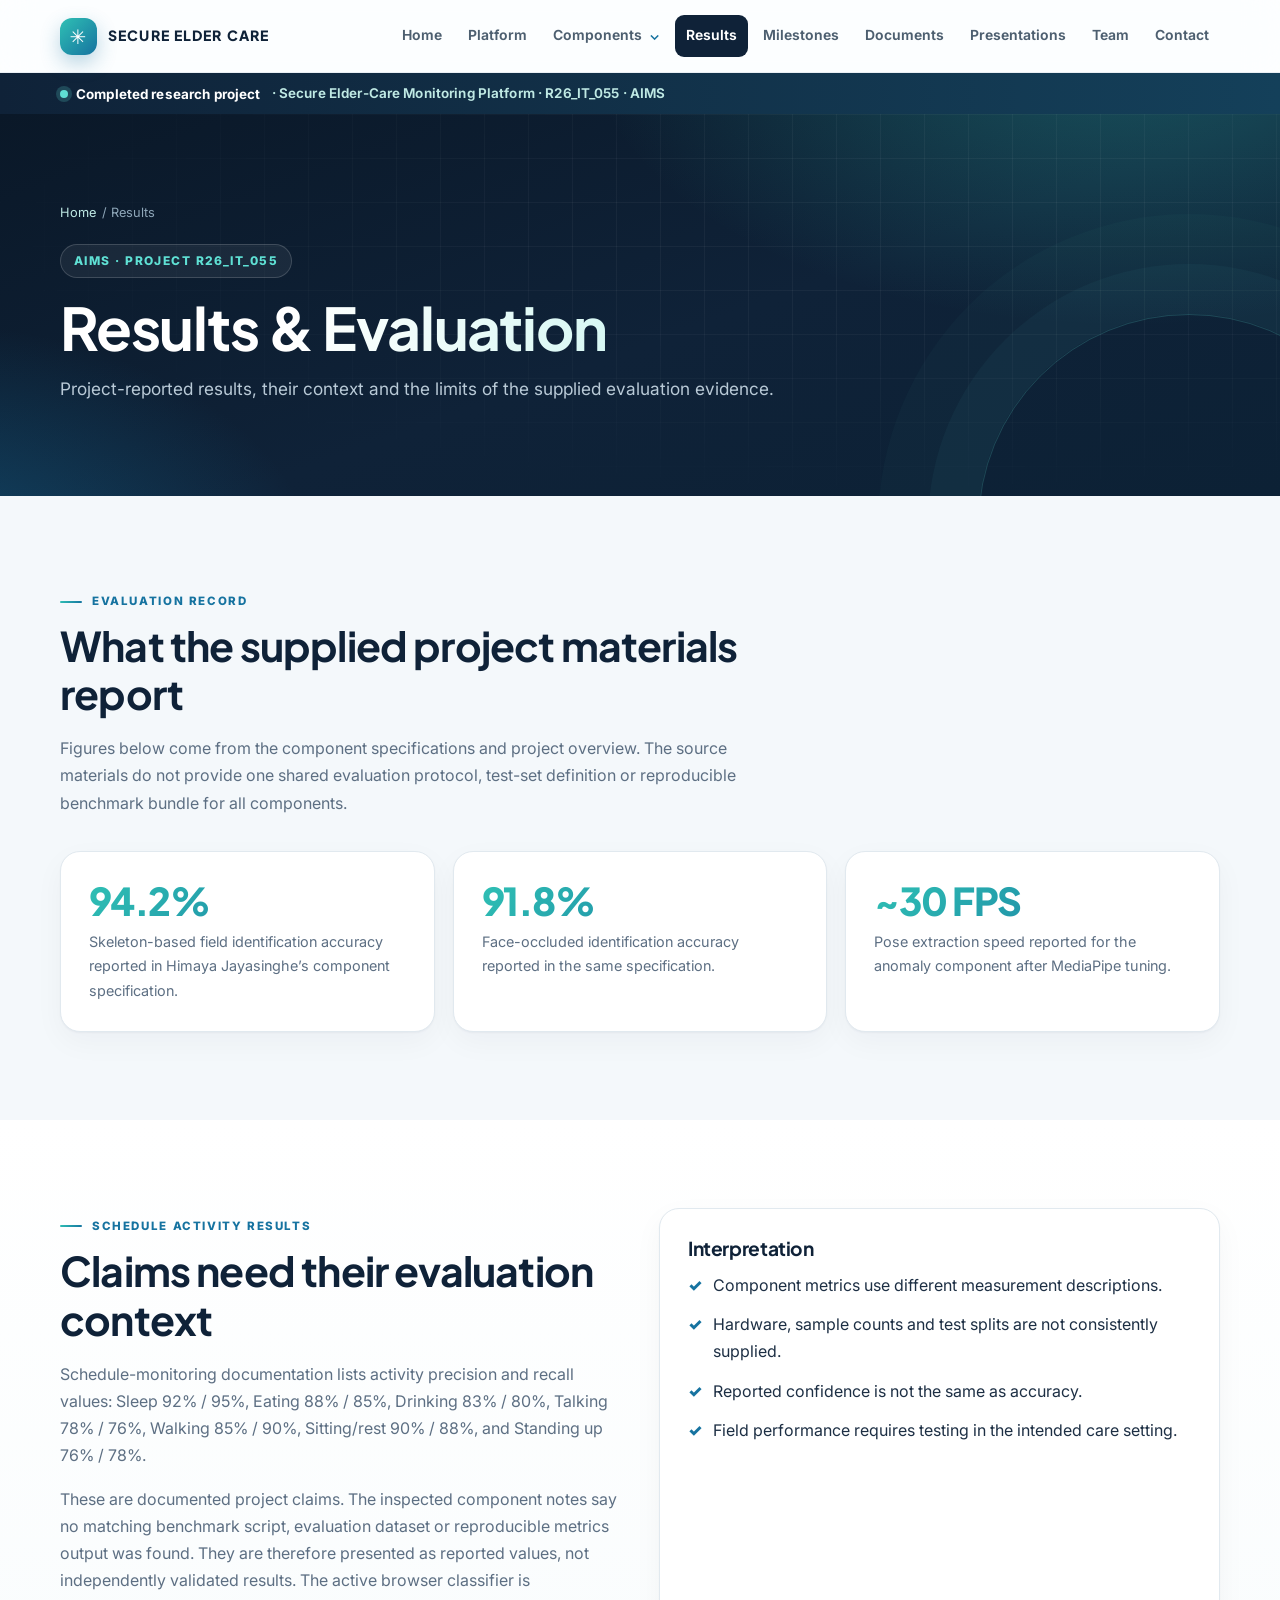
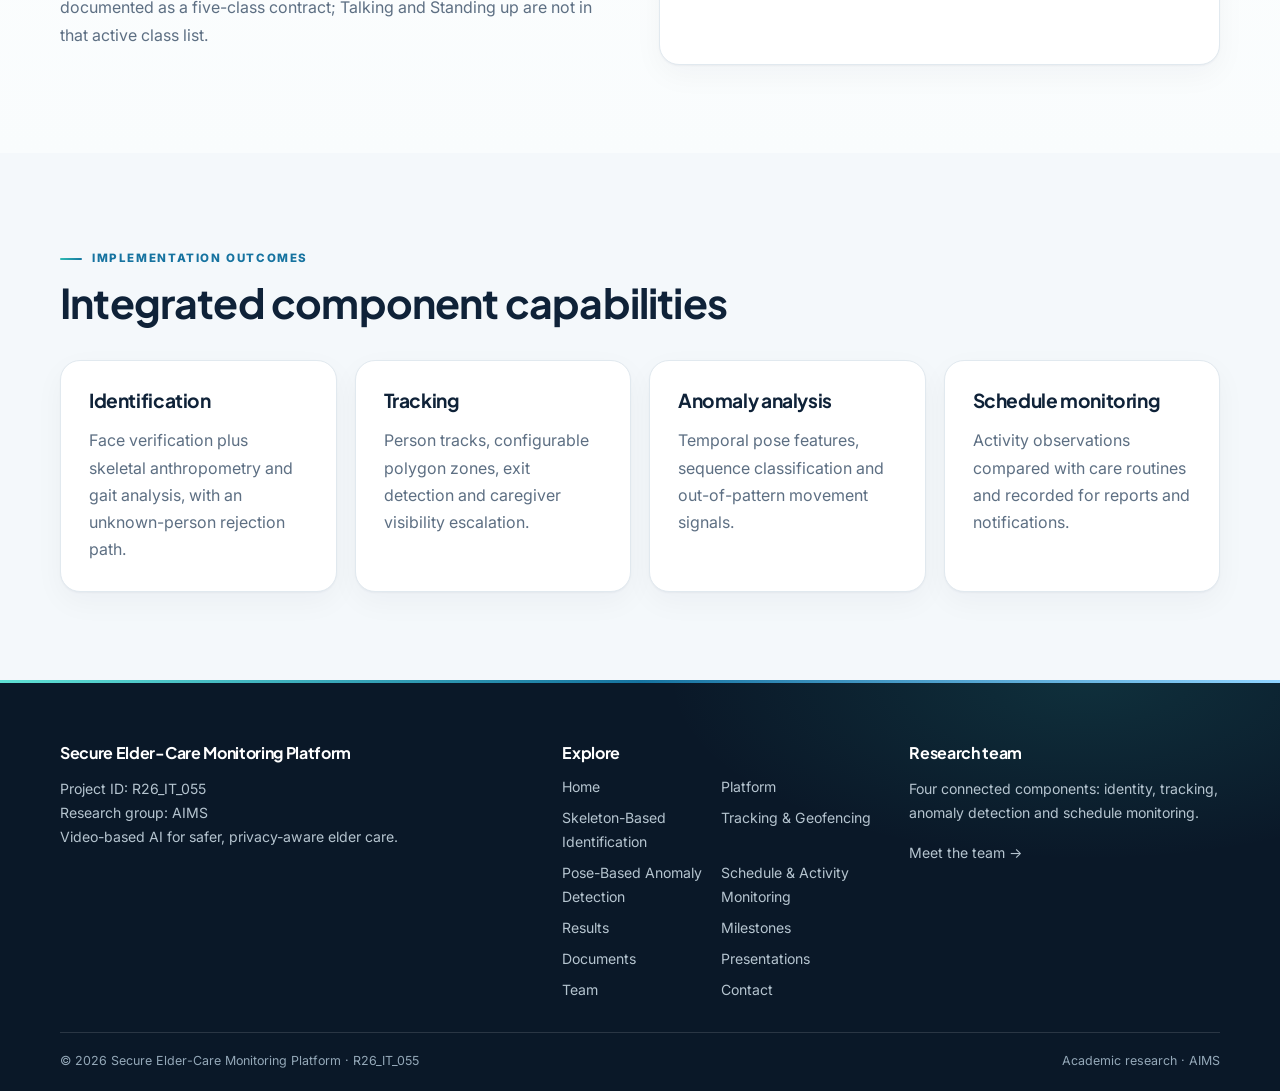
<file: results.html>
<!doctype html><html lang="en"><head><meta charset="utf-8"><meta name="viewport" content="width=device-width, initial-scale=1"><meta name="description" content="Project-reported identification and activity-monitoring results with their evidence limitations and context."><title>Results & Evaluation | Secure Elder-Care Monitoring</title><link rel="preconnect" href="https://fonts.googleapis.com"><link rel="preconnect" href="https://fonts.gstatic.com" crossorigin><link rel="stylesheet" href="https://fonts.googleapis.com/css2?family=Inter:wght@400;500;600;700;800&family=Plus+Jakarta+Sans:wght@600;700;800&display=swap"><link rel="stylesheet" href="css/style.css"><link rel="stylesheet" href="css/theme.css"></head><body><header class="site-header"><div class="container nav-wrap"><a class="brand" href="index.html"><span class="brand-mark" aria-hidden="true">✳</span><span>SECURE ELDER CARE</span></a><input class="menu-toggle" type="checkbox" id="menu-toggle"><label class="menu-label" for="menu-toggle" aria-label="Toggle navigation">☰</label><nav class="navbar" aria-label="Main navigation"><a href="index.html">Home</a><a href="domain.html">Platform</a><details class="nav-dropdown"><summary>Components</summary><div class="dropdown-menu"><a href="skeleton-identification.html">Skeleton-Based Identification</a><a href="tracking-geofencing.html">Tracking & Geofencing</a><a href="anomaly-detection.html">Pose-Based Anomaly Detection</a><a href="schedule-monitoring.html">Schedule & Activity Monitoring</a></div></details><a href="results.html" aria-current="page">Results</a><a href="milestones.html">Milestones</a><a href="documents.html">Documents</a><a href="presentations.html">Presentations</a><a href="about.html">Team</a><a href="contact.html">Contact</a></nav></div></header><main><div class="completion-strip"><div class="container"><strong>Completed research project</strong> · Secure Elder-Care Monitoring Platform · R26_IT_055 · AIMS</div></div><section class="page-hero"><div class="container"><div class="crumb"><a href="index.html">Home</a> / Results</div><div class="eyebrow">AIMS · Project R26_IT_055</div><h1>Results & Evaluation</h1><p>Project-reported results, their context and the limits of the supplied evaluation evidence.</p></div></section><section class="section"><div class="container"><div class="section-head"><div class="section-kicker">Evaluation record</div><h2>What the supplied project materials report</h2><p>Figures below come from the component specifications and project overview. The source materials do not provide one shared evaluation protocol, test-set definition or reproducible benchmark bundle for all components.</p></div><div class="grid grid-3"><article class="card"><div class="metric">94.2%</div><div class="metric-label">Skeleton-based field identification accuracy reported in Himaya Jayasinghe’s component specification.</div></article><article class="card"><div class="metric">91.8%</div><div class="metric-label">Face-occluded identification accuracy reported in the same specification.</div></article><article class="card"><div class="metric">~30 FPS</div><div class="metric-label">Pose extraction speed reported for the anomaly component after MediaPipe tuning.</div></article></div></div></section>
<section class="section section-alt"><div class="container split"><div><div class="section-kicker">Schedule activity results</div><h2>Claims need their evaluation context</h2><p class="muted">Schedule-monitoring documentation lists activity precision and recall values: Sleep 92% / 95%, Eating 88% / 85%, Drinking 83% / 80%, Talking 78% / 76%, Walking 85% / 90%, Sitting/rest 90% / 88%, and Standing up 76% / 78%.</p><p class="muted">These are documented project claims. The inspected component notes say no matching benchmark script, evaluation dataset or reproducible metrics output was found. They are therefore presented as reported values, not independently validated results. The active browser classifier is documented as a five-class contract; Talking and Standing up are not in that active class list.</p></div><div class="card"><h3>Interpretation</h3><ul class="mini-list"><li>Component metrics use different measurement descriptions.</li><li>Hardware, sample counts and test splits are not consistently supplied.</li><li>Reported confidence is not the same as accuracy.</li><li>Field performance requires testing in the intended care setting.</li></ul></div></div></section>
<section class="section"><div class="container"><div class="section-head"><div class="section-kicker">Implementation outcomes</div><h2>Integrated component capabilities</h2></div><div class="grid grid-4"><article class="card"><h3>Identification</h3><p class="muted">Face verification plus skeletal anthropometry and gait analysis, with an unknown-person rejection path.</p></article><article class="card"><h3>Tracking</h3><p class="muted">Person tracks, configurable polygon zones, exit detection and caregiver visibility escalation.</p></article><article class="card"><h3>Anomaly analysis</h3><p class="muted">Temporal pose features, sequence classification and out-of-pattern movement signals.</p></article><article class="card"><h3>Schedule monitoring</h3><p class="muted">Activity observations compared with care routines and recorded for reports and notifications.</p></article></div></div></section></main><footer class="footer"><div class="container"><div class="footer-grid"><div><h3>Secure Elder-Care Monitoring Platform</h3><p>Project ID: R26_IT_055<br>Research group: AIMS<br>Video-based AI for safer, privacy-aware elder care.</p></div><div><h3>Explore</h3><div class="footer-links"><a href="index.html">Home</a><a href="domain.html">Platform</a><a href="skeleton-identification.html">Skeleton-Based Identification</a><a href="tracking-geofencing.html">Tracking &amp; Geofencing</a><a href="anomaly-detection.html">Pose-Based Anomaly Detection</a><a href="schedule-monitoring.html">Schedule &amp; Activity Monitoring</a><a href="results.html">Results</a><a href="milestones.html">Milestones</a><a href="documents.html">Documents</a><a href="presentations.html">Presentations</a><a href="about.html">Team</a><a href="contact.html">Contact</a></div></div><div><h3>Research team</h3><p>Four connected components: identity, tracking, anomaly detection and schedule monitoring.</p><a href="about.html">Meet the team →</a></div></div><div class="footer-bottom"><span>© 2026 Secure Elder-Care Monitoring Platform · R26_IT_055</span><span>Academic research · AIMS</span></div></div></footer><script src="js/site.js" defer></script>
</body></html>
</file>
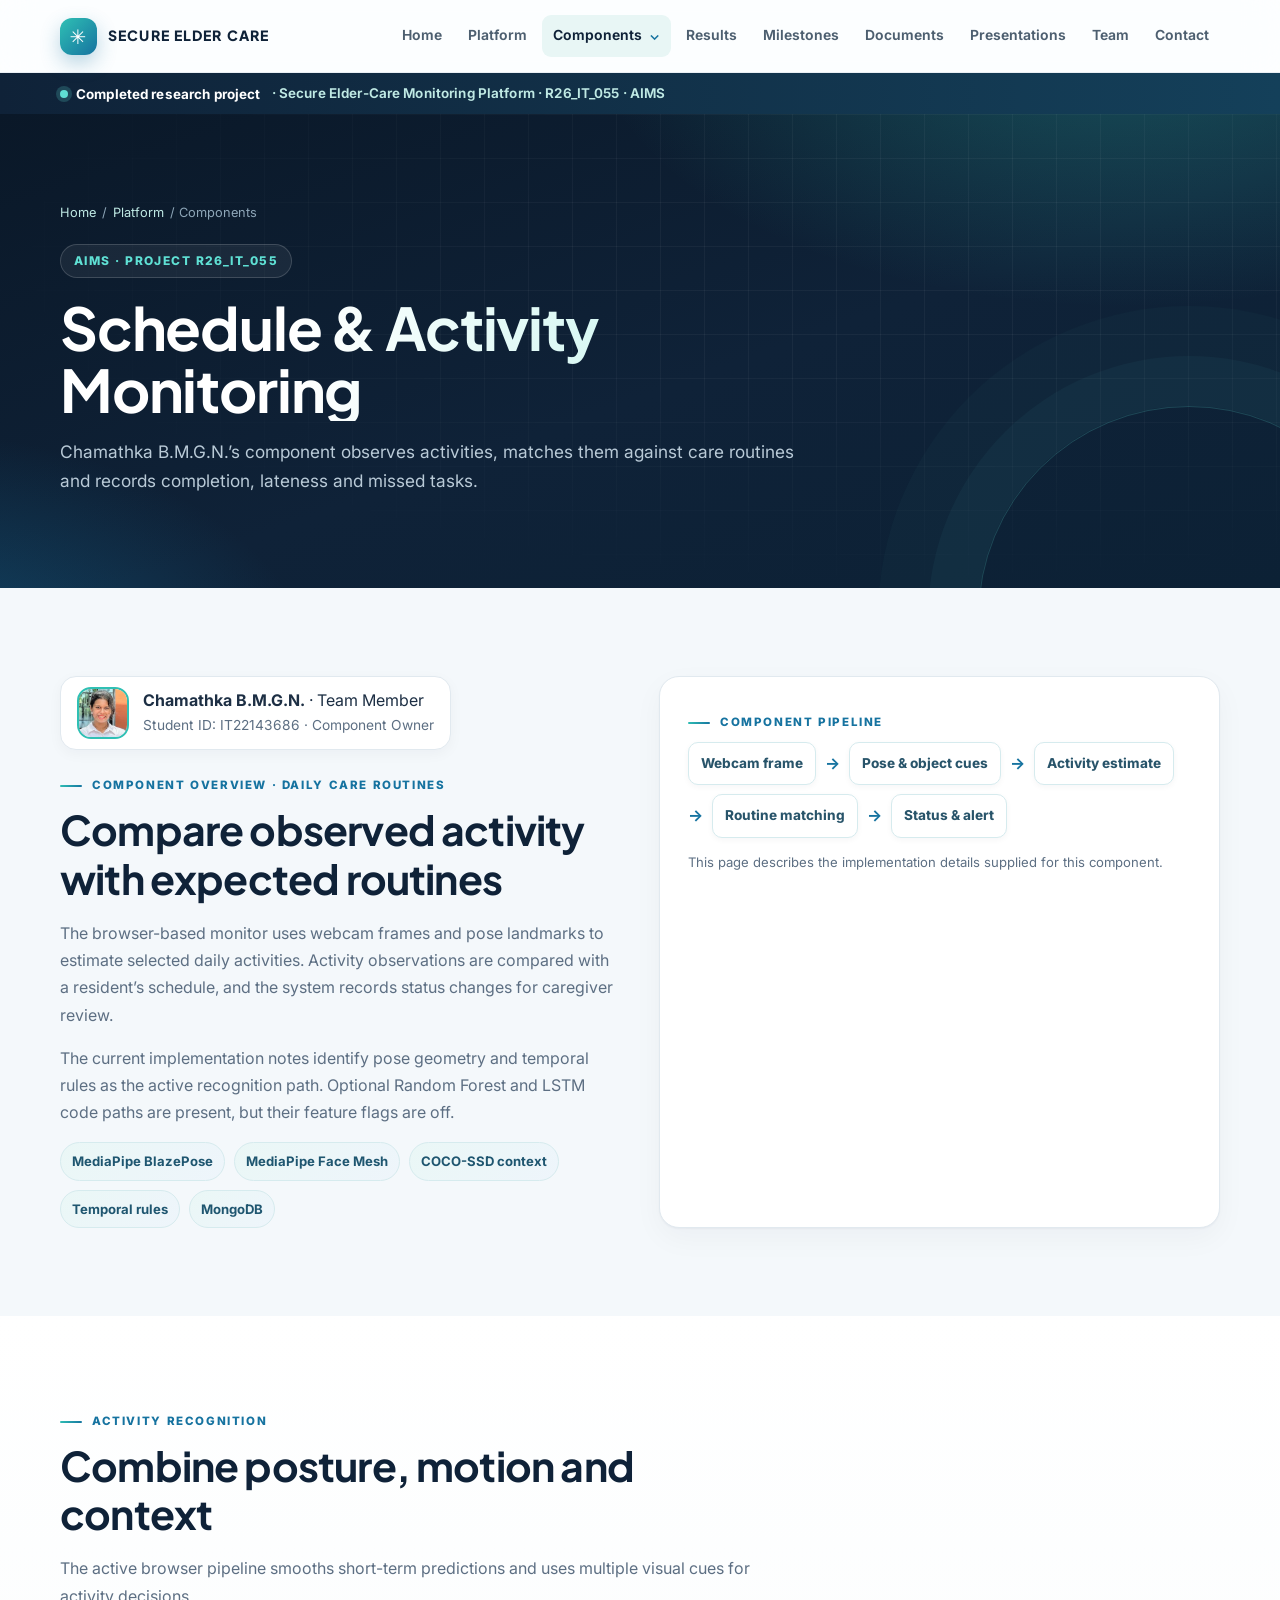
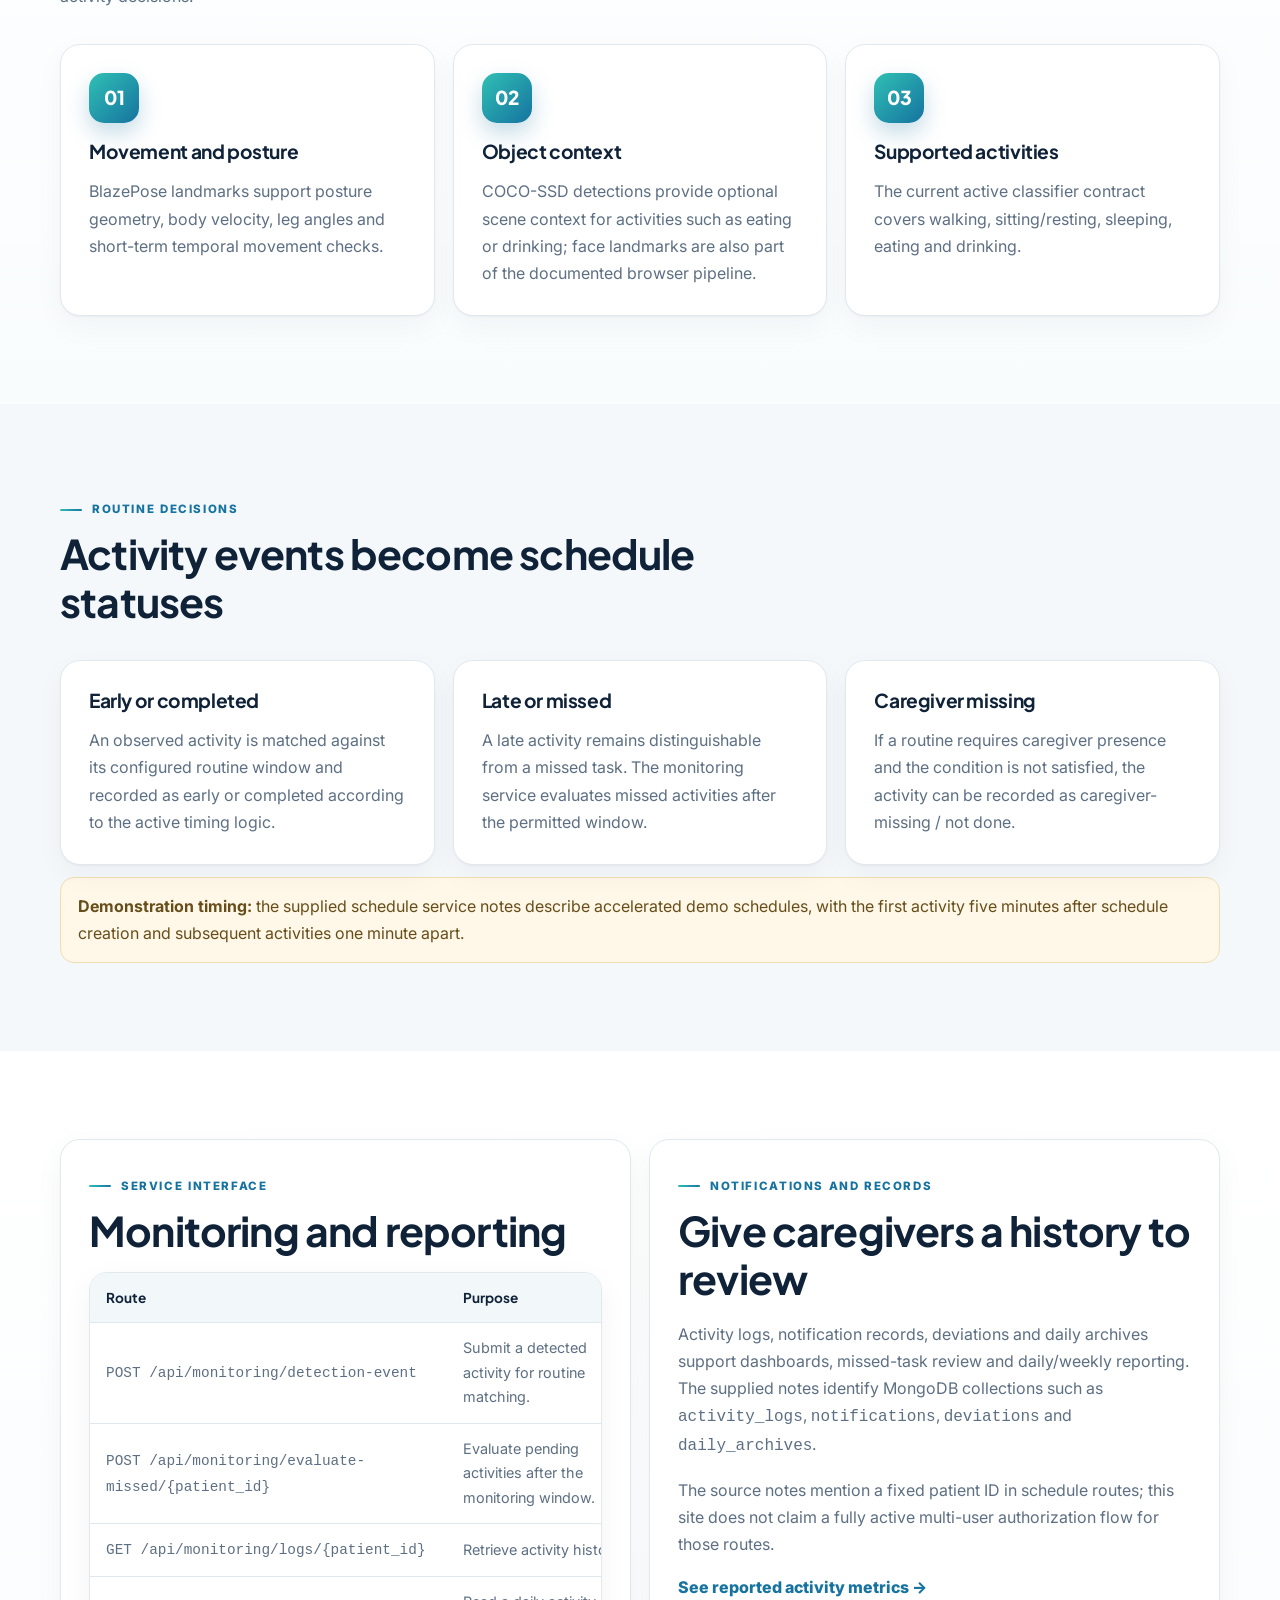
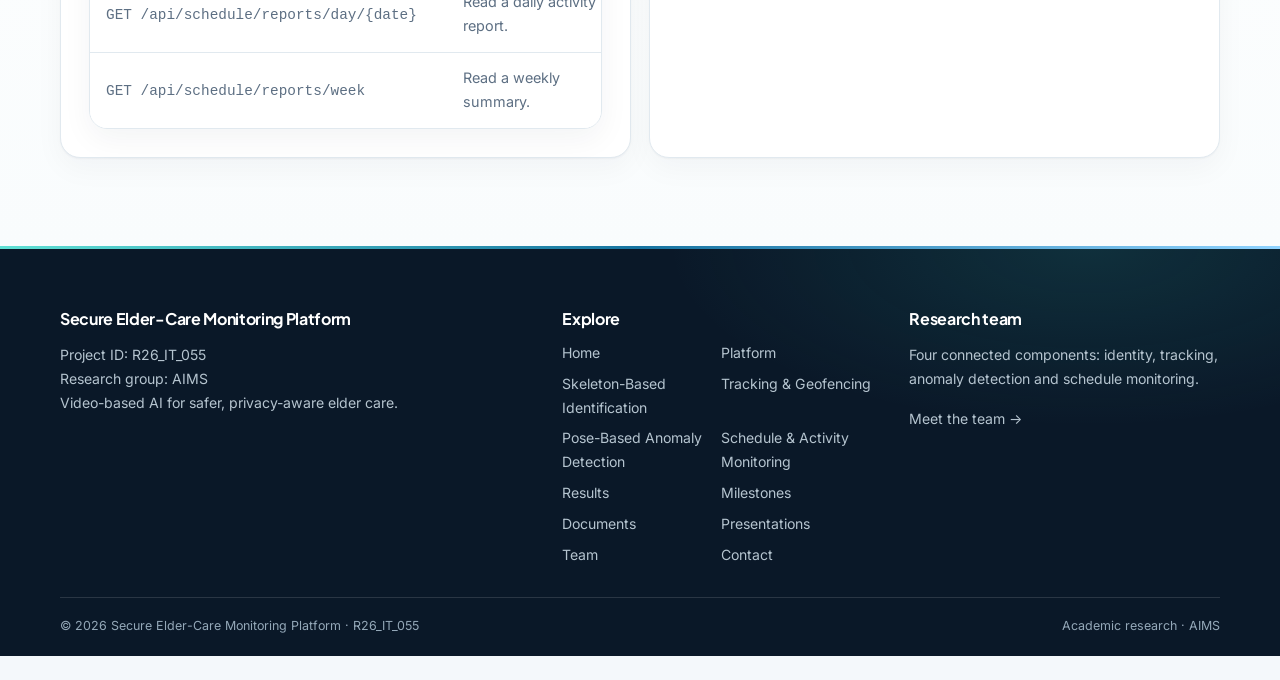
<file: schedule-monitoring.html>
<!doctype html><html lang="en"><head><meta charset="utf-8"><meta name="viewport" content="width=device-width, initial-scale=1"><meta name="description" content="Chamathka B.M.G.N.’s component observes activities, matches them against care routines and records completion, lateness and missed tasks."><title>Schedule & Activity Monitoring | Secure Elder-Care Monitoring</title><link rel="preconnect" href="https://fonts.googleapis.com"><link rel="preconnect" href="https://fonts.gstatic.com" crossorigin><link rel="stylesheet" href="https://fonts.googleapis.com/css2?family=Inter:wght@400;500;600;700;800&family=Plus+Jakarta+Sans:wght@600;700;800&display=swap"><link rel="stylesheet" href="css/style.css"><link rel="stylesheet" href="css/theme.css"></head><body><header class="site-header"><div class="container nav-wrap"><a class="brand" href="index.html"><span class="brand-mark" aria-hidden="true">✳</span><span>SECURE ELDER CARE</span></a><input class="menu-toggle" type="checkbox" id="menu-toggle"><label class="menu-label" for="menu-toggle" aria-label="Toggle navigation">☰</label><nav class="navbar" aria-label="Main navigation"><a href="index.html">Home</a><a href="domain.html">Platform</a><details class="nav-dropdown is-active"><summary>Components</summary><div class="dropdown-menu"><a href="skeleton-identification.html">Skeleton-Based Identification</a><a href="tracking-geofencing.html">Tracking & Geofencing</a><a href="anomaly-detection.html">Pose-Based Anomaly Detection</a><a href="schedule-monitoring.html" aria-current="page">Schedule & Activity Monitoring</a></div></details><a href="results.html">Results</a><a href="milestones.html">Milestones</a><a href="documents.html">Documents</a><a href="presentations.html">Presentations</a><a href="about.html">Team</a><a href="contact.html">Contact</a></nav></div></header><main><div class="completion-strip"><div class="container"><strong>Completed research project</strong> · Secure Elder-Care Monitoring Platform · R26_IT_055 · AIMS</div></div><section class="page-hero"><div class="container"><div class="crumb"><a href="index.html">Home</a> / <a href="domain.html">Platform</a> / Components</div><div class="eyebrow">AIMS · Project R26_IT_055</div><h1>Schedule & Activity Monitoring</h1><p>Chamathka B.M.G.N.’s component observes activities, matches them against care routines and records completion, lateness and missed tasks.</p></div></section><section class="section"><div class="container split"><div><div class="researcher-badge"><img class="researcher-thumb" src="assets/chamathka.png" alt="Chamathka B.M.G.N."><div><strong>Chamathka B.M.G.N.</strong> · Team Member<div class="small muted">Student ID: IT22143686 · Component Owner</div></div></div><div class="section-kicker">Component overview · daily care routines</div><h2>Compare observed activity with expected routines</h2><p class="muted">The browser-based monitor uses webcam frames and pose landmarks to estimate selected daily activities. Activity observations are compared with a resident’s schedule, and the system records status changes for caregiver review.</p><p class="muted">The current implementation notes identify pose geometry and temporal rules as the active recognition path. Optional Random Forest and LSTM code paths are present, but their feature flags are off.</p><div class="tag-row"><span class="tag">MediaPipe BlazePose</span><span class="tag">MediaPipe Face Mesh</span><span class="tag">COCO-SSD context</span><span class="tag">Temporal rules</span><span class="tag">MongoDB</span></div></div><div class="card"><div class="section-kicker">Component pipeline</div><div class="model-flow"><span>Webcam frame</span><b>→</b><span>Pose & object cues</span><b>→</b><span>Activity estimate</span><b>→</b><span>Routine matching</span><b>→</b><span>Status & alert</span></div><p class="subtle">This page describes the implementation details supplied for this component.</p></div></div></section><section class="section section-alt"><div class="container"><div class="section-head"><div class="section-kicker">Activity recognition</div><h2>Combine posture, motion and context</h2><p>The active browser pipeline smooths short-term predictions and uses multiple visual cues for activity decisions.</p></div><div class="grid grid-3"><article class="card"><div class="card-icon">01</div><h3>Movement and posture</h3><p class="muted">BlazePose landmarks support posture geometry, body velocity, leg angles and short-term temporal movement checks.</p></article><article class="card"><div class="card-icon">02</div><h3>Object context</h3><p class="muted">COCO-SSD detections provide optional scene context for activities such as eating or drinking; face landmarks are also part of the documented browser pipeline.</p></article><article class="card"><div class="card-icon">03</div><h3>Supported activities</h3><p class="muted">The current active classifier contract covers walking, sitting/resting, sleeping, eating and drinking.</p></article></div></div></section>
<section class="section"><div class="container"><div class="section-head"><div class="section-kicker">Routine decisions</div><h2>Activity events become schedule statuses</h2></div><div class="grid grid-3"><article class="card"><h3>Early or completed</h3><p class="muted">An observed activity is matched against its configured routine window and recorded as early or completed according to the active timing logic.</p></article><article class="card"><h3>Late or missed</h3><p class="muted">A late activity remains distinguishable from a missed task. The monitoring service evaluates missed activities after the permitted window.</p></article><article class="card"><h3>Caregiver missing</h3><p class="muted">If a routine requires caregiver presence and the condition is not satisfied, the activity can be recorded as caregiver-missing / not done.</p></article></div><div class="spacer"></div><div class="notice"><strong>Demonstration timing:</strong> the supplied schedule service notes describe accelerated demo schedules, with the first activity five minutes after schedule creation and subsequent activities one minute apart.</div></div></section><section class="section section-alt"><div class="container grid grid-2"><article class="card"><div class="section-kicker">Service interface</div><h2>Monitoring and reporting</h2><div class="table-wrap"><table><thead><tr><th>Route</th><th>Purpose</th></tr></thead><tbody><tr><td><code>POST /api/monitoring/detection-event</code></td><td>Submit a detected activity for routine matching.</td></tr><tr><td><code>POST /api/monitoring/evaluate-missed/{patient_id}</code></td><td>Evaluate pending activities after the monitoring window.</td></tr><tr><td><code>GET /api/monitoring/logs/{patient_id}</code></td><td>Retrieve activity history.</td></tr><tr><td><code>GET /api/schedule/reports/day/{date}</code></td><td>Read a daily activity report.</td></tr><tr><td><code>GET /api/schedule/reports/week</code></td><td>Read a weekly summary.</td></tr></tbody></table></div></article><article class="card"><div class="section-kicker">Notifications and records</div><h2>Give caregivers a history to review</h2><p class="muted">Activity logs, notification records, deviations and daily archives support dashboards, missed-task review and daily/weekly reporting. The supplied notes identify MongoDB collections such as <code>activity_logs</code>, <code>notifications</code>, <code>deviations</code> and <code>daily_archives</code>.</p><p class="muted">The source notes mention a fixed patient ID in schedule routes; this site does not claim a fully active multi-user authorization flow for those routes.</p><a class="inline-link" href="results.html">See reported activity metrics →</a></article></div></section></main><footer class="footer"><div class="container"><div class="footer-grid"><div><h3>Secure Elder-Care Monitoring Platform</h3><p>Project ID: R26_IT_055<br>Research group: AIMS<br>Video-based AI for safer, privacy-aware elder care.</p></div><div><h3>Explore</h3><div class="footer-links"><a href="index.html">Home</a><a href="domain.html">Platform</a><a href="skeleton-identification.html">Skeleton-Based Identification</a><a href="tracking-geofencing.html">Tracking &amp; Geofencing</a><a href="anomaly-detection.html">Pose-Based Anomaly Detection</a><a href="schedule-monitoring.html">Schedule &amp; Activity Monitoring</a><a href="results.html">Results</a><a href="milestones.html">Milestones</a><a href="documents.html">Documents</a><a href="presentations.html">Presentations</a><a href="about.html">Team</a><a href="contact.html">Contact</a></div></div><div><h3>Research team</h3><p>Four connected components: identity, tracking, anomaly detection and schedule monitoring.</p><a href="about.html">Meet the team →</a></div></div><div class="footer-bottom"><span>© 2026 Secure Elder-Care Monitoring Platform · R26_IT_055</span><span>Academic research · AIMS</span></div></div></footer><script src="js/site.js" defer></script>
</body></html>
</file>
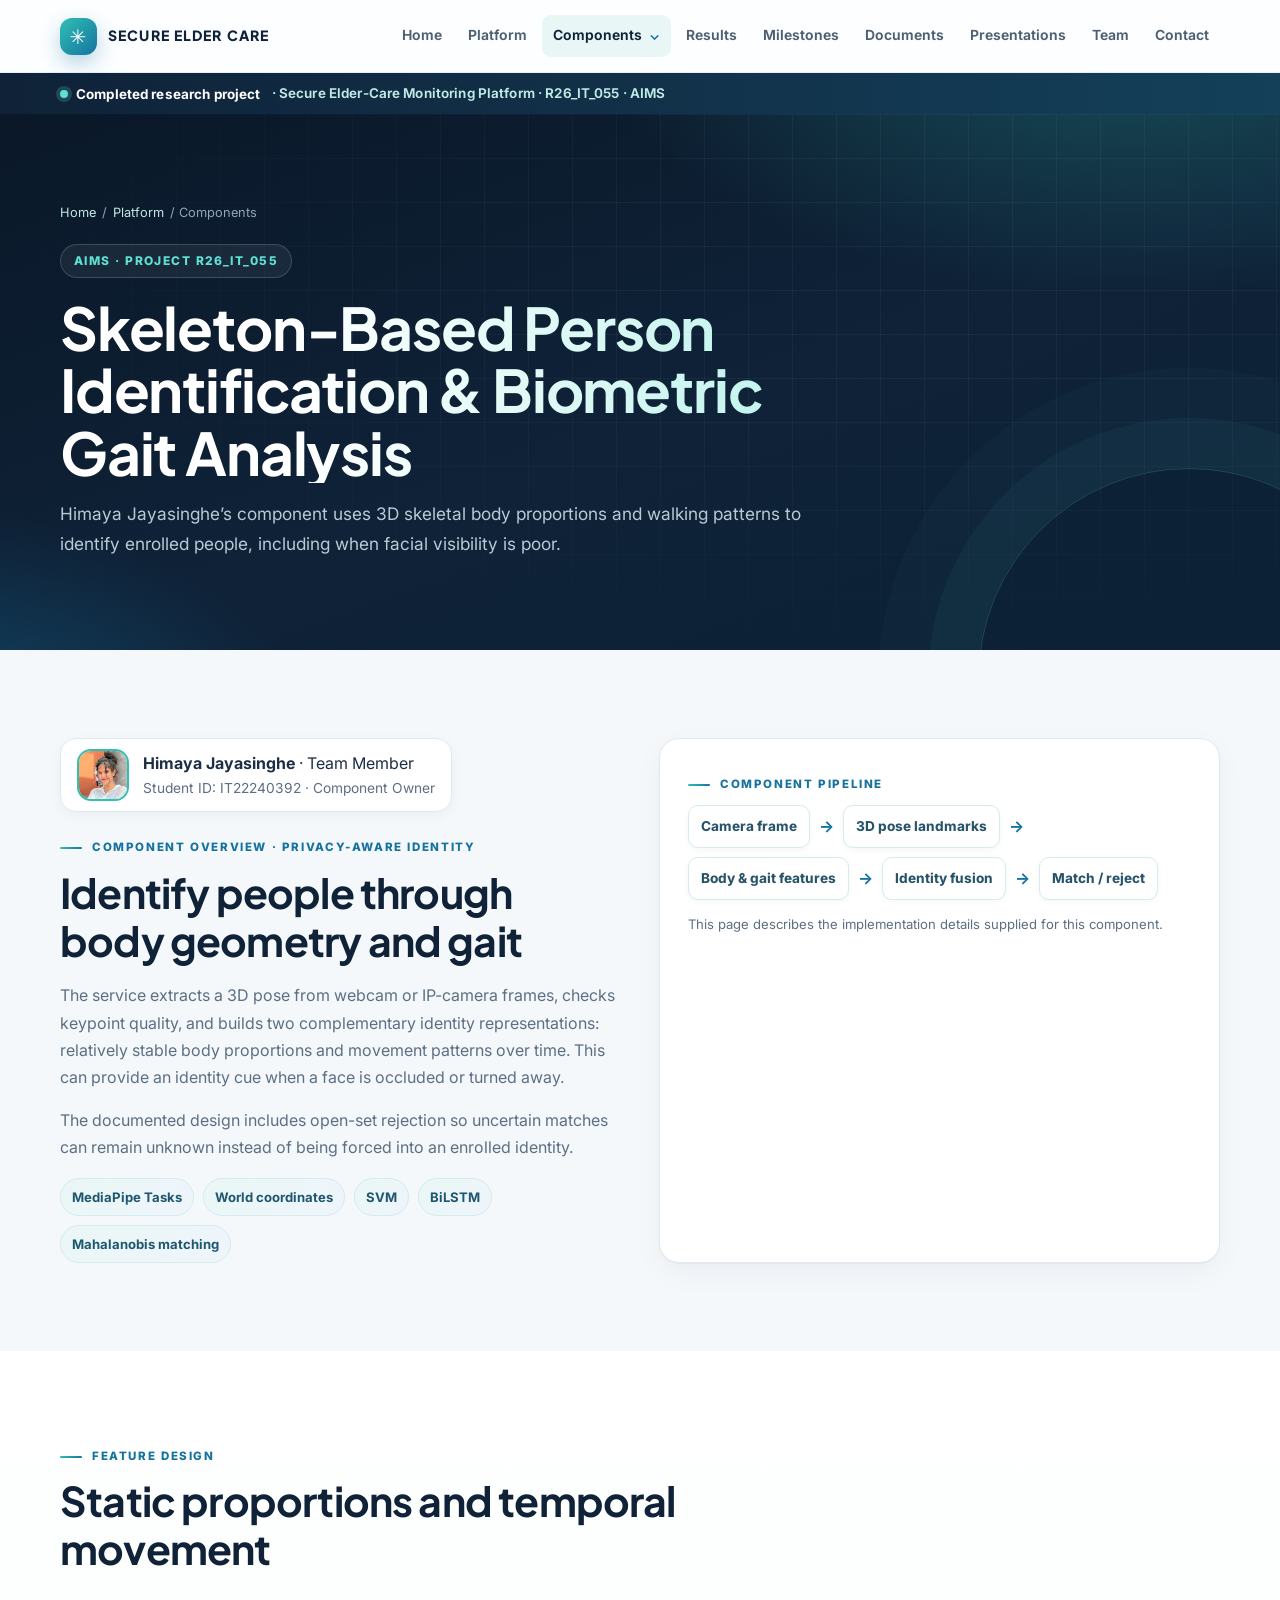
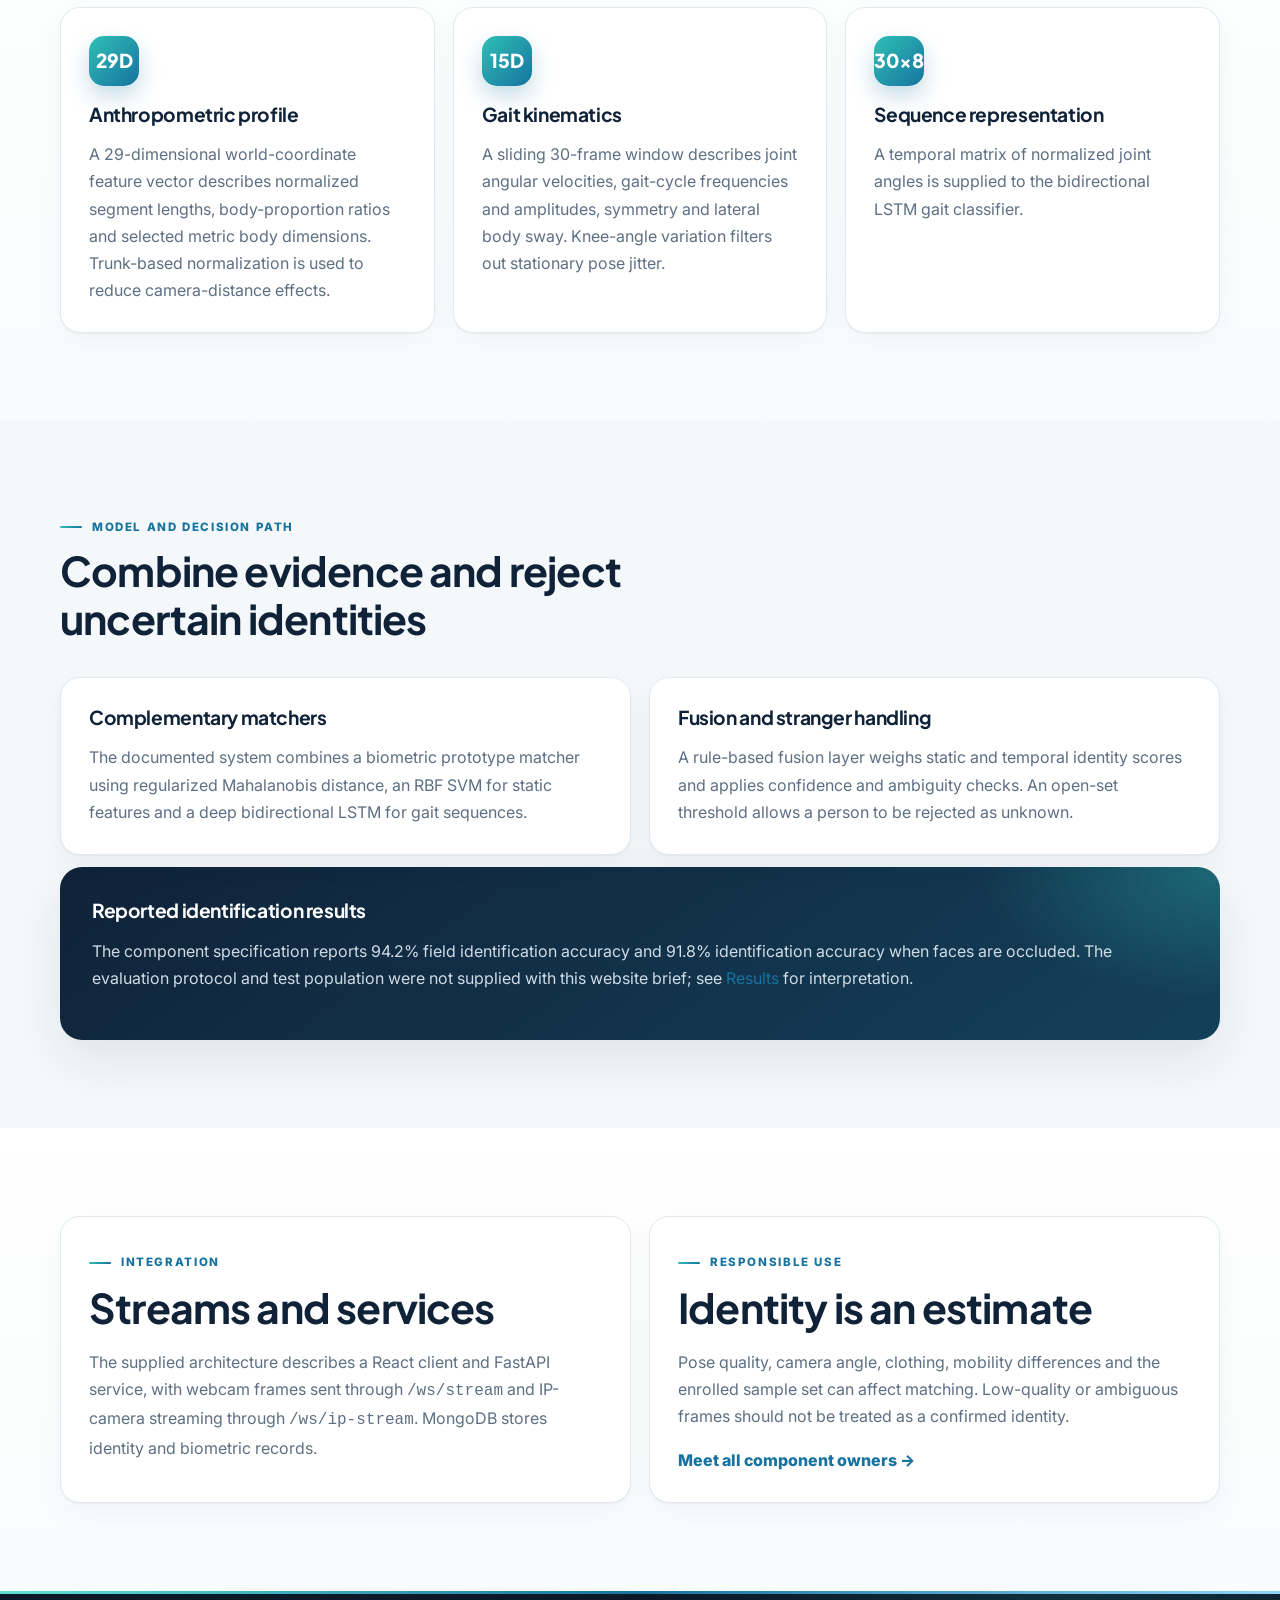
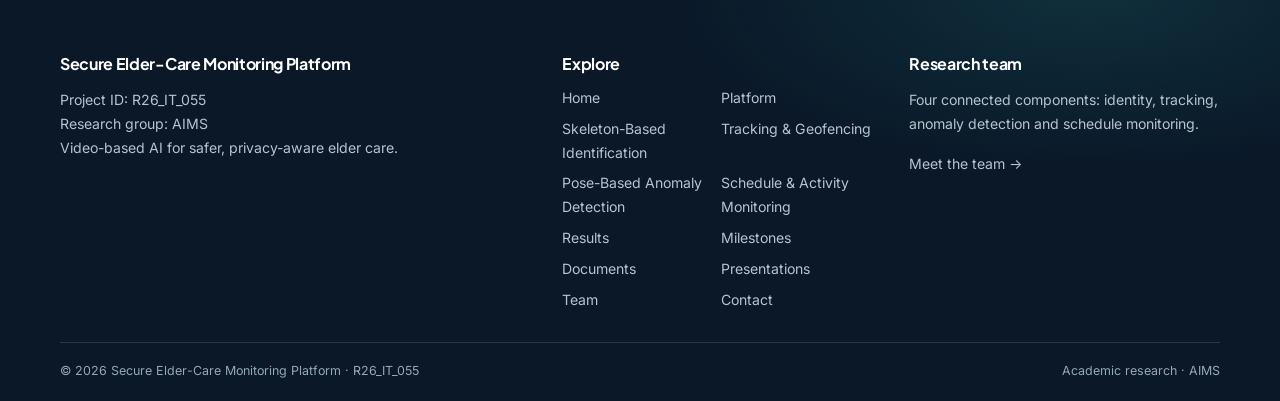
<file: skeleton-identification.html>
<!doctype html><html lang="en"><head><meta charset="utf-8"><meta name="viewport" content="width=device-width, initial-scale=1"><meta name="description" content="Himaya Jayasinghe’s component uses 3D skeletal body proportions and walking patterns to identify enrolled people, including when facial visibility is poor."><title>Skeleton-Based Person Identification & Biometric Gait Analysis | Secure Elder-Care Monitoring</title><link rel="preconnect" href="https://fonts.googleapis.com"><link rel="preconnect" href="https://fonts.gstatic.com" crossorigin><link rel="stylesheet" href="https://fonts.googleapis.com/css2?family=Inter:wght@400;500;600;700;800&family=Plus+Jakarta+Sans:wght@600;700;800&display=swap"><link rel="stylesheet" href="css/style.css"><link rel="stylesheet" href="css/theme.css"></head><body><header class="site-header"><div class="container nav-wrap"><a class="brand" href="index.html"><span class="brand-mark" aria-hidden="true">✳</span><span>SECURE ELDER CARE</span></a><input class="menu-toggle" type="checkbox" id="menu-toggle"><label class="menu-label" for="menu-toggle" aria-label="Toggle navigation">☰</label><nav class="navbar" aria-label="Main navigation"><a href="index.html">Home</a><a href="domain.html">Platform</a><details class="nav-dropdown is-active"><summary>Components</summary><div class="dropdown-menu"><a href="skeleton-identification.html" aria-current="page">Skeleton-Based Identification</a><a href="tracking-geofencing.html">Tracking & Geofencing</a><a href="anomaly-detection.html">Pose-Based Anomaly Detection</a><a href="schedule-monitoring.html">Schedule & Activity Monitoring</a></div></details><a href="results.html">Results</a><a href="milestones.html">Milestones</a><a href="documents.html">Documents</a><a href="presentations.html">Presentations</a><a href="about.html">Team</a><a href="contact.html">Contact</a></nav></div></header><main><div class="completion-strip"><div class="container"><strong>Completed research project</strong> · Secure Elder-Care Monitoring Platform · R26_IT_055 · AIMS</div></div><section class="page-hero"><div class="container"><div class="crumb"><a href="index.html">Home</a> / <a href="domain.html">Platform</a> / Components</div><div class="eyebrow">AIMS · Project R26_IT_055</div><h1>Skeleton-Based Person Identification & Biometric Gait Analysis</h1><p>Himaya Jayasinghe’s component uses 3D skeletal body proportions and walking patterns to identify enrolled people, including when facial visibility is poor.</p></div></section><section class="section"><div class="container split"><div><div class="researcher-badge"><img class="researcher-thumb" src="assets/jayasinghe.png" alt="Himaya Jayasinghe"><div><strong>Himaya Jayasinghe</strong> · Team Member<div class="small muted">Student ID: IT22240392 · Component Owner</div></div></div><div class="section-kicker">Component overview · privacy-aware identity</div><h2>Identify people through body geometry and gait</h2><p class="muted">The service extracts a 3D pose from webcam or IP-camera frames, checks keypoint quality, and builds two complementary identity representations: relatively stable body proportions and movement patterns over time. This can provide an identity cue when a face is occluded or turned away.</p><p class="muted">The documented design includes open-set rejection so uncertain matches can remain unknown instead of being forced into an enrolled identity.</p><div class="tag-row"><span class="tag">MediaPipe Tasks</span><span class="tag">World coordinates</span><span class="tag">SVM</span><span class="tag">BiLSTM</span><span class="tag">Mahalanobis matching</span></div></div><div class="card"><div class="section-kicker">Component pipeline</div><div class="model-flow"><span>Camera frame</span><b>→</b><span>3D pose landmarks</span><b>→</b><span>Body & gait features</span><b>→</b><span>Identity fusion</span><b>→</b><span>Match / reject</span></div><p class="subtle">This page describes the implementation details supplied for this component.</p></div></div></section><section class="section section-alt"><div class="container"><div class="section-head"><div class="section-kicker">Feature design</div><h2>Static proportions and temporal movement</h2></div><div class="grid grid-3"><article class="card"><div class="card-icon">29D</div><h3>Anthropometric profile</h3><p class="muted">A 29-dimensional world-coordinate feature vector describes normalized segment lengths, body-proportion ratios and selected metric body dimensions. Trunk-based normalization is used to reduce camera-distance effects.</p></article><article class="card"><div class="card-icon">15D</div><h3>Gait kinematics</h3><p class="muted">A sliding 30-frame window describes joint angular velocities, gait-cycle frequencies and amplitudes, symmetry and lateral body sway. Knee-angle variation filters out stationary pose jitter.</p></article><article class="card"><div class="card-icon">30×8</div><h3>Sequence representation</h3><p class="muted">A temporal matrix of normalized joint angles is supplied to the bidirectional LSTM gait classifier.</p></article></div></div></section>
<section class="section"><div class="container"><div class="section-head"><div class="section-kicker">Model and decision path</div><h2>Combine evidence and reject uncertain identities</h2></div><div class="grid grid-2"><article class="card"><h3>Complementary matchers</h3><p class="muted">The documented system combines a biometric prototype matcher using regularized Mahalanobis distance, an RBF SVM for static features and a deep bidirectional LSTM for gait sequences.</p></article><article class="card"><h3>Fusion and stranger handling</h3><p class="muted">A rule-based fusion layer weighs static and temporal identity scores and applies confidence and ambiguity checks. An open-set threshold allows a person to be rejected as unknown.</p></article></div><div class="spacer"></div><div class="callout"><h3>Reported identification results</h3><p>The component specification reports 94.2% field identification accuracy and 91.8% identification accuracy when faces are occluded. The evaluation protocol and test population were not supplied with this website brief; see <a href="results.html">Results</a> for interpretation.</p></div></div></section><section class="section section-alt"><div class="container grid grid-2"><article class="card"><div class="section-kicker">Integration</div><h2>Streams and services</h2><p class="muted">The supplied architecture describes a React client and FastAPI service, with webcam frames sent through <code>/ws/stream</code> and IP-camera streaming through <code>/ws/ip-stream</code>. MongoDB stores identity and biometric records.</p></article><article class="card"><div class="section-kicker">Responsible use</div><h2>Identity is an estimate</h2><p class="muted">Pose quality, camera angle, clothing, mobility differences and the enrolled sample set can affect matching. Low-quality or ambiguous frames should not be treated as a confirmed identity.</p><a class="inline-link" href="about.html">Meet all component owners →</a></article></div></section></main><footer class="footer"><div class="container"><div class="footer-grid"><div><h3>Secure Elder-Care Monitoring Platform</h3><p>Project ID: R26_IT_055<br>Research group: AIMS<br>Video-based AI for safer, privacy-aware elder care.</p></div><div><h3>Explore</h3><div class="footer-links"><a href="index.html">Home</a><a href="domain.html">Platform</a><a href="skeleton-identification.html">Skeleton-Based Identification</a><a href="tracking-geofencing.html">Tracking &amp; Geofencing</a><a href="anomaly-detection.html">Pose-Based Anomaly Detection</a><a href="schedule-monitoring.html">Schedule &amp; Activity Monitoring</a><a href="results.html">Results</a><a href="milestones.html">Milestones</a><a href="documents.html">Documents</a><a href="presentations.html">Presentations</a><a href="about.html">Team</a><a href="contact.html">Contact</a></div></div><div><h3>Research team</h3><p>Four connected components: identity, tracking, anomaly detection and schedule monitoring.</p><a href="about.html">Meet the team →</a></div></div><div class="footer-bottom"><span>© 2026 Secure Elder-Care Monitoring Platform · R26_IT_055</span><span>Academic research · AIMS</span></div></div></footer><script src="js/site.js" defer></script>
</body></html>
</file>
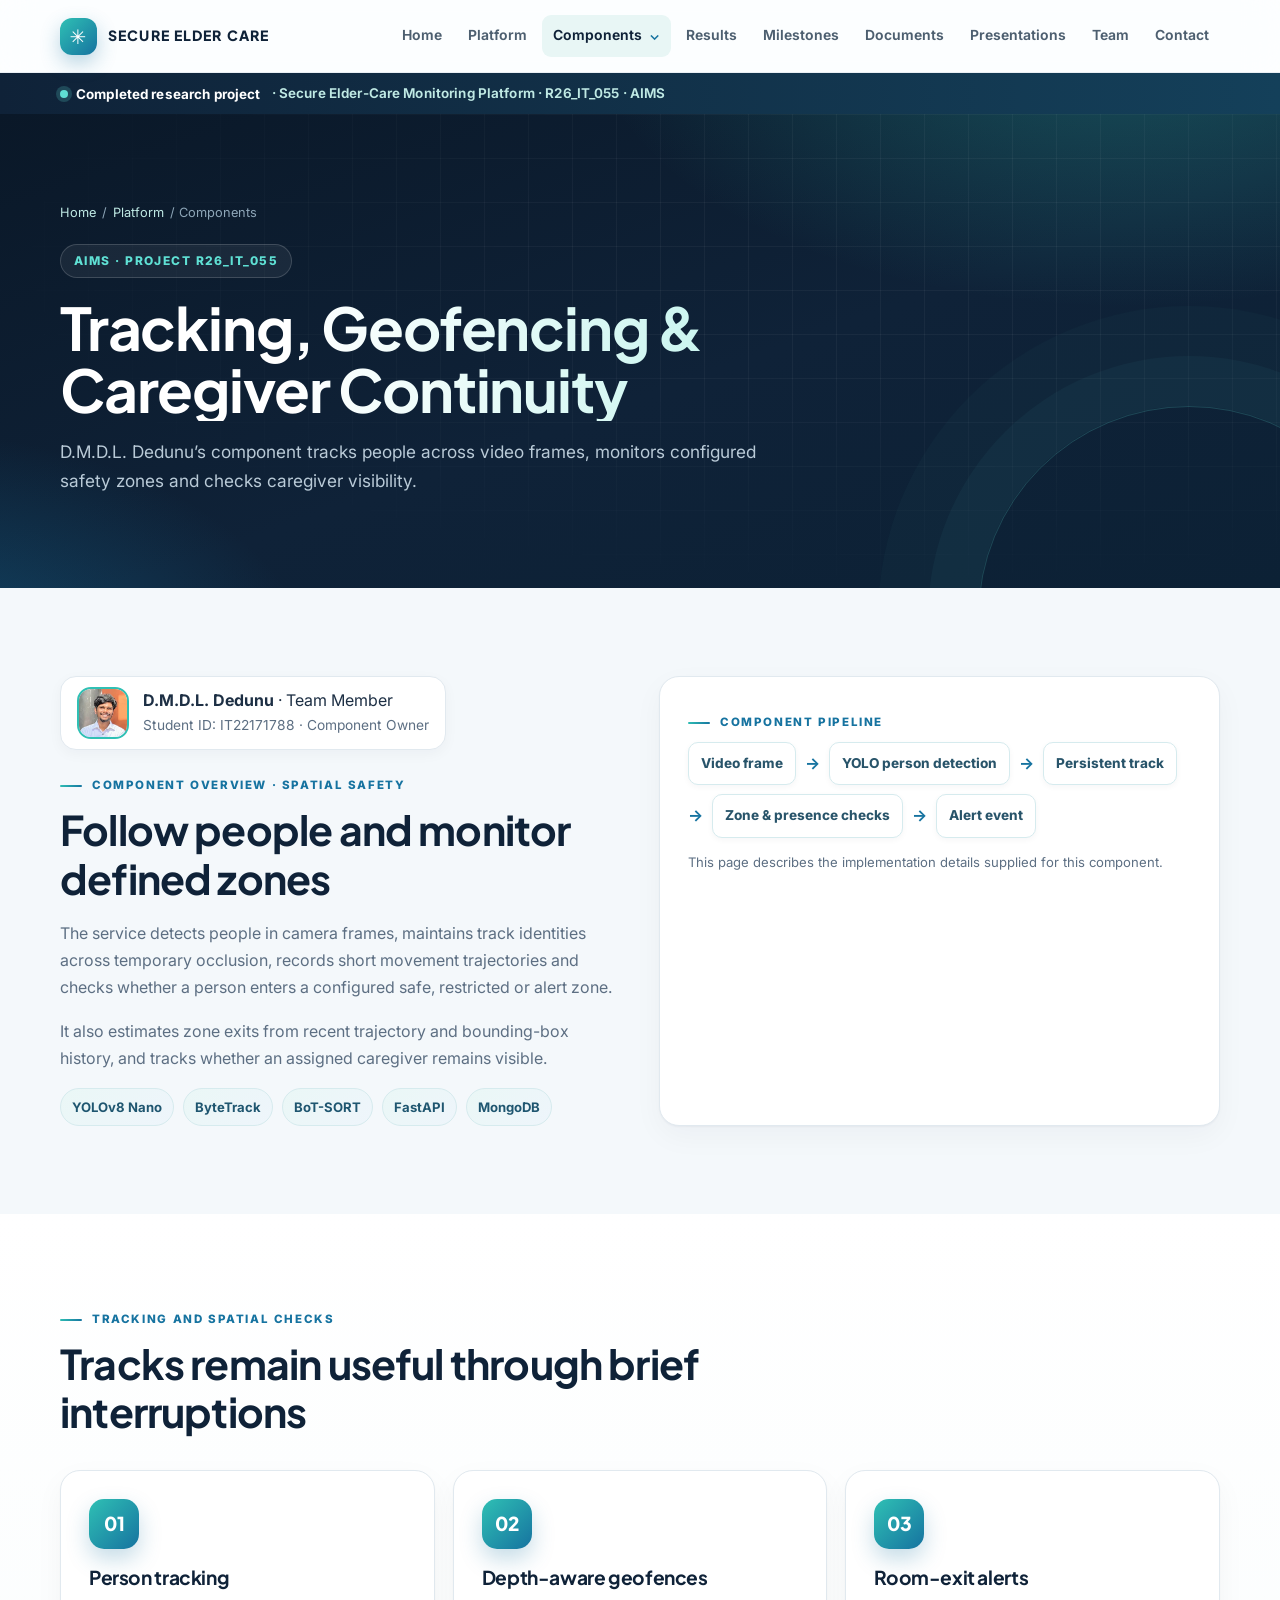
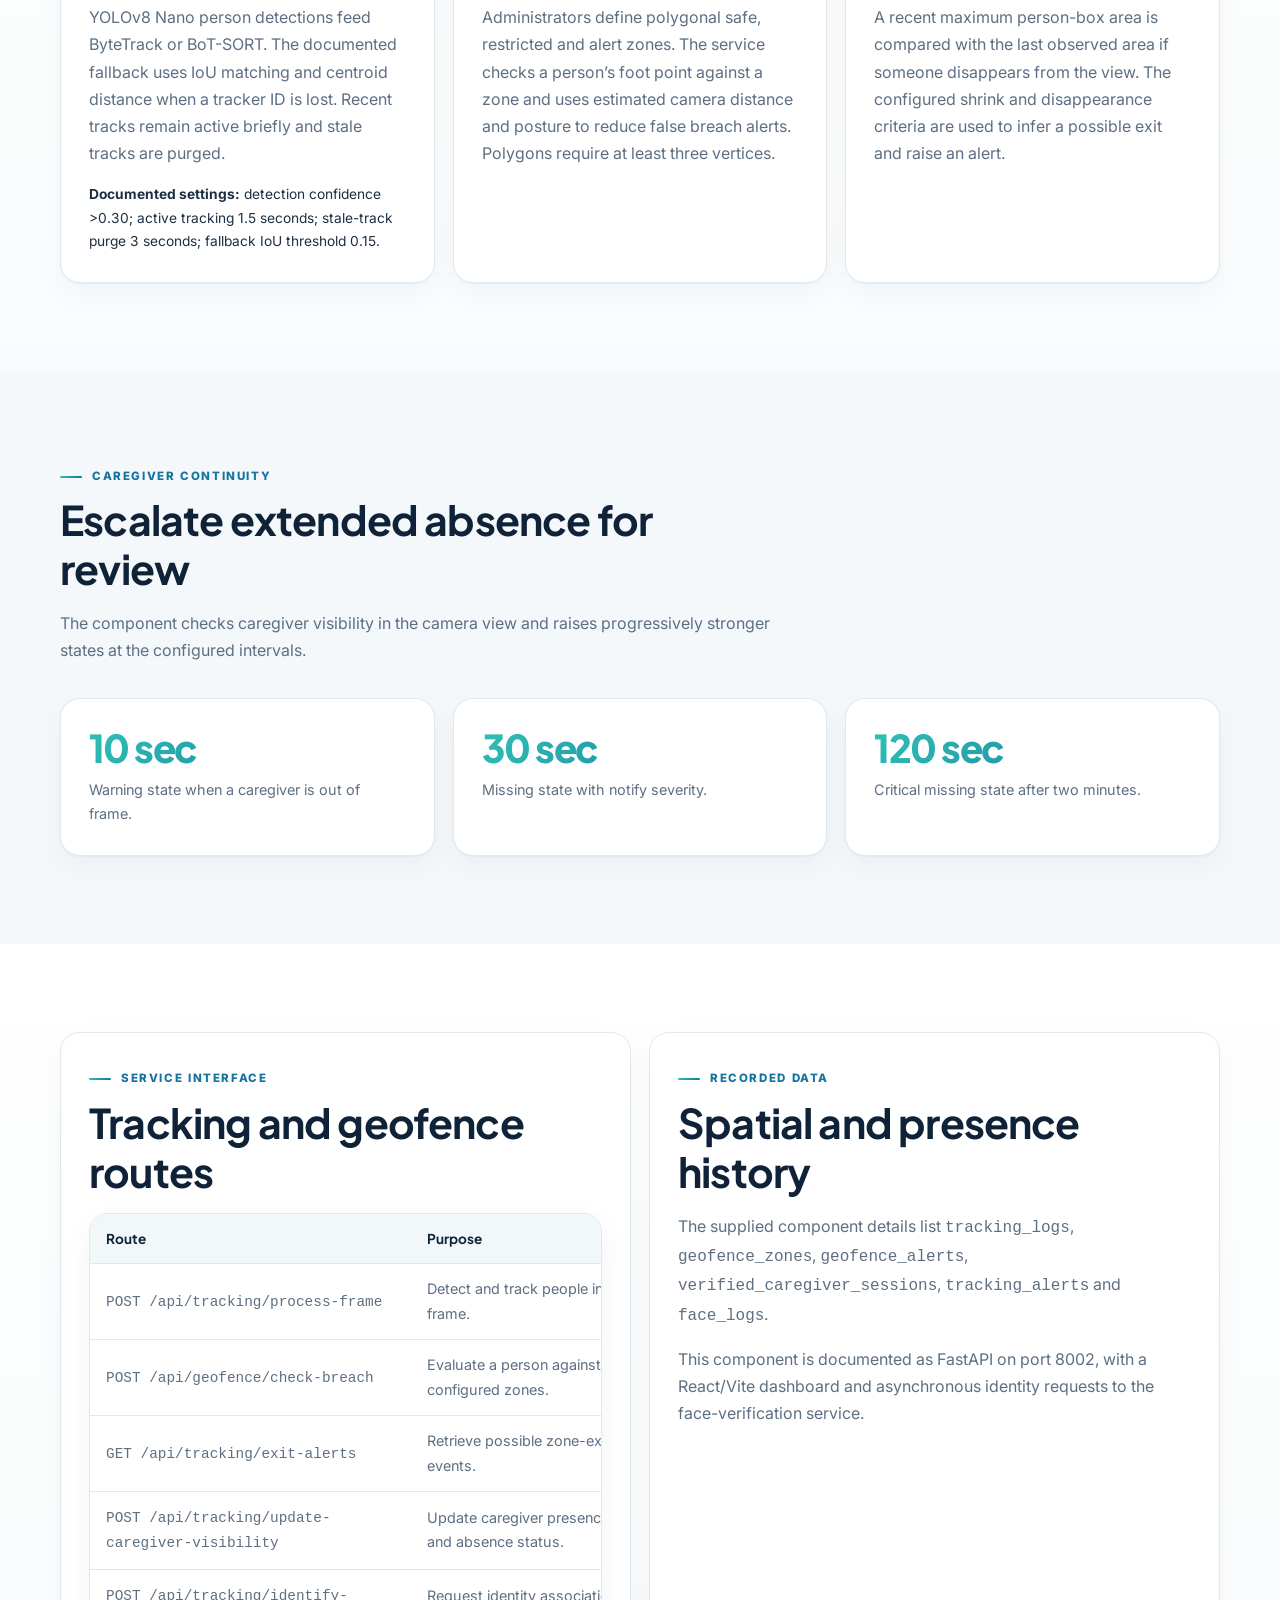
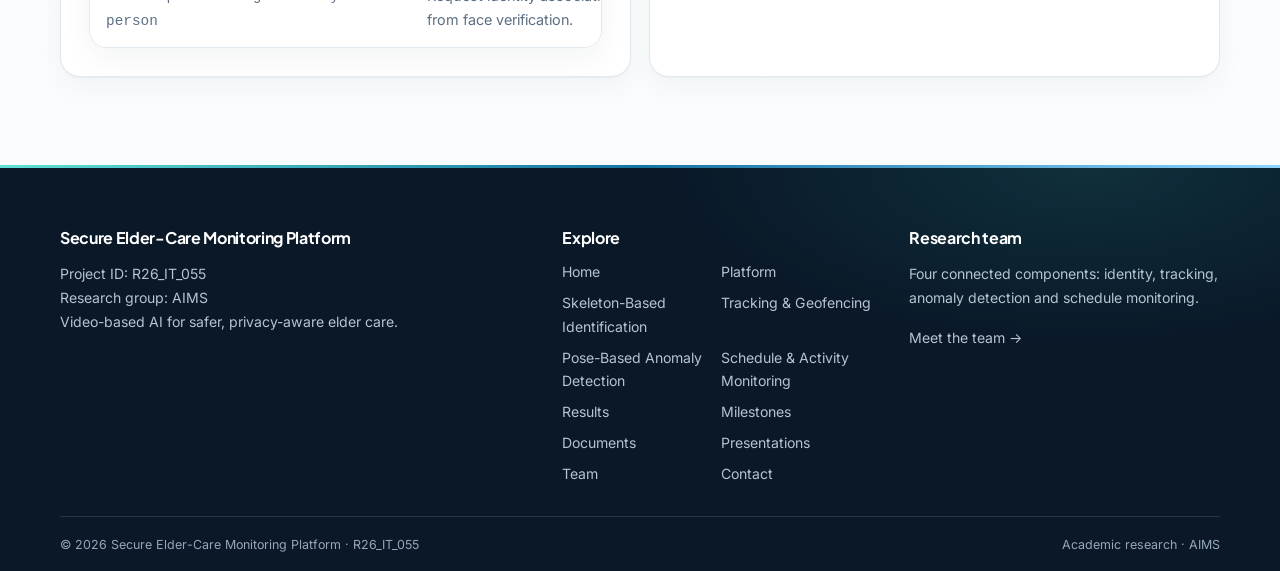
<file: tracking-geofencing.html>
<!doctype html><html lang="en"><head><meta charset="utf-8"><meta name="viewport" content="width=device-width, initial-scale=1"><meta name="description" content="D.M.D.L. Dedunu’s component tracks people across video frames, monitors configured safety zones and checks caregiver visibility."><title>Tracking, Geofencing & Caregiver Continuity | Secure Elder-Care Monitoring</title><link rel="preconnect" href="https://fonts.googleapis.com"><link rel="preconnect" href="https://fonts.gstatic.com" crossorigin><link rel="stylesheet" href="https://fonts.googleapis.com/css2?family=Inter:wght@400;500;600;700;800&family=Plus+Jakarta+Sans:wght@600;700;800&display=swap"><link rel="stylesheet" href="css/style.css"><link rel="stylesheet" href="css/theme.css"></head><body><header class="site-header"><div class="container nav-wrap"><a class="brand" href="index.html"><span class="brand-mark" aria-hidden="true">✳</span><span>SECURE ELDER CARE</span></a><input class="menu-toggle" type="checkbox" id="menu-toggle"><label class="menu-label" for="menu-toggle" aria-label="Toggle navigation">☰</label><nav class="navbar" aria-label="Main navigation"><a href="index.html">Home</a><a href="domain.html">Platform</a><details class="nav-dropdown is-active"><summary>Components</summary><div class="dropdown-menu"><a href="skeleton-identification.html">Skeleton-Based Identification</a><a href="tracking-geofencing.html" aria-current="page">Tracking & Geofencing</a><a href="anomaly-detection.html">Pose-Based Anomaly Detection</a><a href="schedule-monitoring.html">Schedule & Activity Monitoring</a></div></details><a href="results.html">Results</a><a href="milestones.html">Milestones</a><a href="documents.html">Documents</a><a href="presentations.html">Presentations</a><a href="about.html">Team</a><a href="contact.html">Contact</a></nav></div></header><main><div class="completion-strip"><div class="container"><strong>Completed research project</strong> · Secure Elder-Care Monitoring Platform · R26_IT_055 · AIMS</div></div><section class="page-hero"><div class="container"><div class="crumb"><a href="index.html">Home</a> / <a href="domain.html">Platform</a> / Components</div><div class="eyebrow">AIMS · Project R26_IT_055</div><h1>Tracking, Geofencing & Caregiver Continuity</h1><p>D.M.D.L. Dedunu’s component tracks people across video frames, monitors configured safety zones and checks caregiver visibility.</p></div></section><section class="section"><div class="container split"><div><div class="researcher-badge"><img class="researcher-thumb" src="assets/dedunu.png" alt="D.M.D.L. Dedunu"><div><strong>D.M.D.L. Dedunu</strong> · Team Member<div class="small muted">Student ID: IT22171788 · Component Owner</div></div></div><div class="section-kicker">Component overview · spatial safety</div><h2>Follow people and monitor defined zones</h2><p class="muted">The service detects people in camera frames, maintains track identities across temporary occlusion, records short movement trajectories and checks whether a person enters a configured safe, restricted or alert zone.</p><p class="muted">It also estimates zone exits from recent trajectory and bounding-box history, and tracks whether an assigned caregiver remains visible.</p><div class="tag-row"><span class="tag">YOLOv8 Nano</span><span class="tag">ByteTrack</span><span class="tag">BoT-SORT</span><span class="tag">FastAPI</span><span class="tag">MongoDB</span></div></div><div class="card"><div class="section-kicker">Component pipeline</div><div class="model-flow"><span>Video frame</span><b>→</b><span>YOLO person detection</span><b>→</b><span>Persistent track</span><b>→</b><span>Zone & presence checks</span><b>→</b><span>Alert event</span></div><p class="subtle">This page describes the implementation details supplied for this component.</p></div></div></section><section class="section section-alt"><div class="container"><div class="section-head"><div class="section-kicker">Tracking and spatial checks</div><h2>Tracks remain useful through brief interruptions</h2></div><div class="grid grid-3"><article class="card"><div class="card-icon">01</div><h3>Person tracking</h3><p class="muted">YOLOv8 Nano person detections feed ByteTrack or BoT-SORT. The documented fallback uses IoU matching and centroid distance when a tracker ID is lost. Recent tracks remain active briefly and stale tracks are purged.</p><p class="small"><strong>Documented settings:</strong> detection confidence &gt;0.30; active tracking 1.5 seconds; stale-track purge 3 seconds; fallback IoU threshold 0.15.</p></article><article class="card"><div class="card-icon">02</div><h3>Depth-aware geofences</h3><p class="muted">Administrators define polygonal safe, restricted and alert zones. The service checks a person’s foot point against a zone and uses estimated camera distance and posture to reduce false breach alerts. Polygons require at least three vertices.</p></article><article class="card"><div class="card-icon">03</div><h3>Room-exit alerts</h3><p class="muted">A recent maximum person-box area is compared with the last observed area if someone disappears from the view. The configured shrink and disappearance criteria are used to infer a possible exit and raise an alert.</p></article></div></div></section>
<section class="section"><div class="container"><div class="section-head"><div class="section-kicker">Caregiver continuity</div><h2>Escalate extended absence for review</h2><p>The component checks caregiver visibility in the camera view and raises progressively stronger states at the configured intervals.</p></div><div class="grid grid-3"><article class="card"><div class="metric">10 sec</div><div class="metric-label">Warning state when a caregiver is out of frame.</div></article><article class="card"><div class="metric">30 sec</div><div class="metric-label">Missing state with notify severity.</div></article><article class="card"><div class="metric">120 sec</div><div class="metric-label">Critical missing state after two minutes.</div></article></div></div></section><section class="section section-alt"><div class="container grid grid-2"><article class="card"><div class="section-kicker">Service interface</div><h2>Tracking and geofence routes</h2><div class="table-wrap"><table><thead><tr><th>Route</th><th>Purpose</th></tr></thead><tbody><tr><td><code>POST /api/tracking/process-frame</code></td><td>Detect and track people in a frame.</td></tr><tr><td><code>POST /api/geofence/check-breach</code></td><td>Evaluate a person against configured zones.</td></tr><tr><td><code>GET /api/tracking/exit-alerts</code></td><td>Retrieve possible zone-exit events.</td></tr><tr><td><code>POST /api/tracking/update-caregiver-visibility</code></td><td>Update caregiver presence and absence status.</td></tr><tr><td><code>POST /api/tracking/identify-person</code></td><td>Request identity association from face verification.</td></tr></tbody></table></div></article><article class="card"><div class="section-kicker">Recorded data</div><h2>Spatial and presence history</h2><p class="muted">The supplied component details list <code>tracking_logs</code>, <code>geofence_zones</code>, <code>geofence_alerts</code>, <code>verified_caregiver_sessions</code>, <code>tracking_alerts</code> and <code>face_logs</code>.</p><p class="muted">This component is documented as FastAPI on port 8002, with a React/Vite dashboard and asynchronous identity requests to the face-verification service.</p></article></div></section></main><footer class="footer"><div class="container"><div class="footer-grid"><div><h3>Secure Elder-Care Monitoring Platform</h3><p>Project ID: R26_IT_055<br>Research group: AIMS<br>Video-based AI for safer, privacy-aware elder care.</p></div><div><h3>Explore</h3><div class="footer-links"><a href="index.html">Home</a><a href="domain.html">Platform</a><a href="skeleton-identification.html">Skeleton-Based Identification</a><a href="tracking-geofencing.html">Tracking &amp; Geofencing</a><a href="anomaly-detection.html">Pose-Based Anomaly Detection</a><a href="schedule-monitoring.html">Schedule &amp; Activity Monitoring</a><a href="results.html">Results</a><a href="milestones.html">Milestones</a><a href="documents.html">Documents</a><a href="presentations.html">Presentations</a><a href="about.html">Team</a><a href="contact.html">Contact</a></div></div><div><h3>Research team</h3><p>Four connected components: identity, tracking, anomaly detection and schedule monitoring.</p><a href="about.html">Meet the team →</a></div></div><div class="footer-bottom"><span>© 2026 Secure Elder-Care Monitoring Platform · R26_IT_055</span><span>Academic research · AIMS</span></div></div></footer><script src="js/site.js" defer></script>
</body></html>
</file>
<file: css/style.css>
@charset "UTF-8";
:root{--navy:#10243a;--blue:#176b87;--teal:#36b8b0;--ink:#203247;--muted:#617286;--paper:#f5f8fa;--white:#fff;--line:#dce5ea;--pale:#e9f5f5;--radius:18px;--shadow:0 18px 45px rgba(16,36,58,.08);--max:1160px;--font:Inter,Arial,Helvetica,sans-serif}
*{box-sizing:border-box}html{scroll-behavior:smooth;scroll-padding-top:100px}body{margin:0;background:var(--paper);color:var(--ink);font-family:var(--font);font-size:16px;line-height:1.7}a{color:var(--blue);text-decoration:none}a:hover{text-decoration:underline}a:focus-visible,button:focus-visible,input:focus-visible,textarea:focus-visible,summary:focus-visible{outline:3px solid #f2ad55;outline-offset:3px}.container{width:min(var(--max),calc(100% - 44px));margin-inline:auto}.site-header{position:sticky;top:0;z-index:10;background:rgba(255,255,255,.96);border-bottom:1px solid var(--line);backdrop-filter:blur(12px)}.nav-wrap{min-height:78px;display:flex;align-items:center;justify-content:space-between;gap:24px}.brand{display:flex;align-items:center;gap:11px;color:var(--navy);font-weight:800;letter-spacing:.06em;font-size:.88rem;white-space:nowrap}.brand-mark{width:37px;height:37px;border-radius:12px;background:var(--navy);display:grid;place-items:center;color:var(--teal);font-size:1.25rem}.navbar{display:flex;align-items:center;gap:4px}.navbar a{padding:9px 11px;color:#4d5f70;font-size:.87rem;font-weight:650;border-radius:9px;white-space:nowrap}.navbar a:hover,.navbar a[aria-current=page]{background:var(--pale);color:var(--navy);text-decoration:none}.menu-toggle{display:none}.hero{position:relative;overflow:hidden;background:var(--navy);color:var(--white);padding:84px 0 78px}.hero:after{content:"";position:absolute;width:540px;height:540px;border:1px solid rgba(54,184,176,.18);border-radius:50%;right:-150px;top:-245px;box-shadow:0 0 0 55px rgba(54,184,176,.035),0 0 0 110px rgba(54,184,176,.025)}.hero-grid{display:grid;grid-template-columns:1.12fr .88fr;gap:56px;align-items:center;position:relative;z-index:1}.eyebrow{font-size:.75rem;text-transform:uppercase;letter-spacing:.16em;font-weight:800;color:var(--teal)}h1,h2,h3,h4{color:var(--navy);line-height:1.18;letter-spacing:-.025em}h1{font-size:clamp(2.6rem,5vw,4.6rem);color:#fff;margin:16px 0 18px;max-width:760px}h2{font-size:clamp(1.8rem,3vw,2.55rem);margin:0 0 18px}h3{font-size:1.2rem;margin:0 0 12px}h4{margin:0 0 8px}.hero p{color:#d1dce5;font-size:1.08rem;max-width:680px}.hero .lead{color:#fff;font-size:clamp(1.15rem,2.2vw,1.42rem);line-height:1.5}.hero-meta{display:flex;flex-wrap:wrap;gap:10px 22px;color:#c7d4df;font-size:.9rem;margin:22px 0}.hero-meta strong{color:#fff}.actions{display:flex;gap:12px;flex-wrap:wrap;margin-top:28px}.btn{display:inline-flex;align-items:center;justify-content:center;padding:12px 18px;border-radius:10px;font-weight:750;font-size:.92rem;transition:transform .2s,background .2s;border:1px solid transparent}.btn:hover{transform:translateY(-2px);text-decoration:none}.btn-primary{background:var(--teal);color:#082c3c}.btn-secondary{border-color:rgba(255,255,255,.4);color:#fff}.btn-light{background:#fff;color:var(--navy);border-color:var(--line)}.hero-visual{border:1px solid rgba(255,255,255,.15);border-radius:24px;background:rgba(255,255,255,.055);padding:26px;box-shadow:0 25px 70px rgba(0,0,0,.15)}.visual-label{font-size:.72rem;letter-spacing:.12em;text-transform:uppercase;color:#99c9cb;font-weight:800;margin-bottom:18px}.pipeline{display:grid;gap:10px}.pipe-node{display:flex;align-items:center;gap:14px;padding:13px 15px;background:rgba(255,255,255,.08);border:1px solid rgba(255,255,255,.1);border-radius:13px}.pipe-icon{width:35px;height:35px;border-radius:10px;background:rgba(54,184,176,.16);display:grid;place-items:center;color:var(--teal);font-weight:800}.pipe-node strong{display:block;color:#fff;font-size:.9rem}.pipe-node small{color:#b8c8d4}.pipe-arrow{text-align:center;color:var(--teal);line-height:1;font-size:1.3rem;height:8px}.hero-note{font-size:.76rem!important;color:#a8bac8!important;margin:15px 0 0!important}.section{padding:78px 0}.section-alt{background:#fff}.section-head{max-width:720px;margin-bottom:34px}.section-head p,.muted{color:var(--muted)}.section-kicker{color:var(--blue);text-transform:uppercase;letter-spacing:.13em;font-size:.72rem;font-weight:800;margin-bottom:10px}.grid{display:grid;gap:18px}.grid-2{grid-template-columns:repeat(2,minmax(0,1fr))}.grid-3{grid-template-columns:repeat(3,minmax(0,1fr))}.grid-4{grid-template-columns:repeat(4,minmax(0,1fr))}.card{height:100%;background:var(--white);border:1px solid var(--line);border-radius:var(--radius);padding:24px;box-shadow:0 7px 24px rgba(16,36,58,.035)}.card p:last-child{margin-bottom:0}.card-icon{width:44px;height:44px;display:grid;place-items:center;border-radius:13px;background:var(--pale);color:var(--blue);font-size:1.2rem;font-weight:800;margin-bottom:17px}.card-link{display:inline-block;margin-top:14px;font-weight:750;font-size:.88rem}.tag-row{display:flex;flex-wrap:wrap;gap:9px}.tag{display:inline-flex;padding:7px 11px;border-radius:99px;background:#e8f2f5;color:#28546a;font-weight:700;font-size:.82rem}.split{display:grid;grid-template-columns:1fr 1fr;gap:38px;align-items:center}.callout{background:var(--navy);color:#fff;border-radius:var(--radius);padding:28px}.callout h3{color:#fff}.callout p{color:#d0dce5}.mini-list{list-style:none;padding:0;margin:0;display:grid;gap:12px}.mini-list li{display:flex;gap:11px;align-items:flex-start}.mini-list li:before{content:"✓";flex:none;color:var(--blue);font-weight:900}.steps{display:grid;grid-template-columns:repeat(6,1fr);gap:10px;align-items:stretch}.step{position:relative;border:1px solid var(--line);background:#fff;border-radius:14px;padding:17px 14px;text-align:center;font-weight:750;color:var(--navy);font-size:.88rem}.step:not(:last-child):after{content:"→";position:absolute;right:-13px;top:50%;transform:translate(50%,-50%);z-index:1;color:var(--teal);font-size:1.2rem}.status{display:inline-flex;align-items:center;gap:7px;border-radius:99px;padding:5px 10px;font-size:.73rem;font-weight:800;white-space:nowrap}.status:before{content:"";width:7px;height:7px;border-radius:50%;background:currentColor}.status-completed{color:#16724f;background:#e4f4eb}.status-progress{color:#91600b;background:#fff2d8}.status-upcoming{color:#57677a;background:#edf1f5}.timeline{display:grid;gap:0;position:relative}.timeline-item{display:grid;grid-template-columns:160px 24px 1fr;gap:16px;padding-bottom:24px}.timeline-status{padding-top:4px}.timeline-line{position:relative;display:flex;justify-content:center}.timeline-line:before{content:"";position:absolute;top:12px;bottom:-26px;width:2px;background:var(--line)}.timeline-item:last-child .timeline-line:before{display:none}.timeline-line:after{content:"";position:relative;width:12px;height:12px;border-radius:50%;background:var(--teal);border:3px solid #dff2f0;z-index:1}.timeline-content{background:#fff;border:1px solid var(--line);border-radius:14px;padding:17px 20px}.timeline-content p{margin:6px 0 0;color:var(--muted)}.arch{max-width:720px;margin:auto;display:grid;justify-items:center;gap:8px}.arch-block{width:min(100%,560px);background:#fff;border:1px solid var(--line);border-left:4px solid var(--blue);border-radius:12px;padding:15px 19px;box-shadow:0 5px 18px rgba(16,36,58,.04)}.arch-block strong{display:block;color:var(--navy)}.arch-block span{font-size:.85rem;color:var(--muted)}.arch-arrow{color:var(--teal);font-size:1.4rem;line-height:1}.subpipeline{display:flex;flex-wrap:wrap;align-items:center;justify-content:center;gap:8px;margin:14px 0}.subpipeline span{background:#eaf4f5;border-radius:8px;padding:8px 10px;font-size:.8rem;font-weight:750;color:#28546a}.subpipeline b{color:var(--teal)}.page-hero{background:var(--navy);padding:54px 0;color:#d2dee8}.page-hero h1{font-size:clamp(2.2rem,4vw,3.35rem);margin:9px 0 12px}.page-hero p{max-width:750px;margin:0}.crumb{font-size:.8rem;color:#9fb2c1}.crumb a{color:#b8d6da}.notice{background:#fff8e8;border:1px solid #f0ddb0;border-radius:12px;padding:15px 17px;color:#674d19}.placeholder{color:#526579;background:#f1f4f6;border:1px dashed #aab8c3;border-radius:8px;padding:2px 7px;font-size:.9em}.document-card,.presentation-card{display:flex;flex-direction:column;min-height:220px}.card-top{display:flex;justify-content:space-between;align-items:flex-start;gap:12px}.card-actions{margin-top:auto;padding-top:18px}.disabled-link{color:#687888;font-weight:750;font-size:.88rem}.milestone-meta{display:flex;gap:18px;flex-wrap:wrap;color:var(--muted);font-size:.84rem;margin-top:12px}.team-card{display:flex;gap:18px;align-items:flex-start}.avatar{width:68px;height:68px;flex:none;border-radius:20px;background:var(--navy);color:var(--teal);display:grid;place-items:center;font-weight:850;font-size:1.15rem}.role{color:var(--blue);font-size:.83rem;font-weight:800}.form-grid{display:grid;grid-template-columns:1fr 1fr;gap:16px}.field{display:grid;gap:7px}.field-full{grid-column:1/-1}.field label{font-size:.86rem;font-weight:750;color:var(--navy)}.field input,.field textarea{width:100%;border:1px solid #cbd7df;border-radius:10px;padding:12px 13px;font:inherit;background:#fff;color:var(--ink)}.field textarea{min-height:125px;resize:vertical}.static-form{opacity:.78}.footer{background:#0c1c2d;color:#c8d4dd;padding:48px 0 20px}.footer-grid{display:grid;grid-template-columns:1.5fr 1fr 1fr;gap:36px}.footer h3{font-size:1rem;color:#fff}.footer p,.footer a{color:#b5c4cf;font-size:.88rem}.footer-links{display:grid;grid-template-columns:1fr 1fr;gap:7px}.footer-bottom{border-top:1px solid rgba(255,255,255,.13);margin-top:30px;padding-top:17px;display:flex;justify-content:space-between;gap:12px;flex-wrap:wrap;color:#94a8b8;font-size:.78rem}.inline-link{font-weight:750}.spacer{height:12px}.center{text-align:center}.center .section-head{margin-inline:auto}.objective{display:flex;gap:14px}.number{width:34px;height:34px;flex:none;border-radius:10px;background:var(--navy);color:var(--teal);display:grid;place-items:center;font-weight:800}.small{font-size:.86rem}.tech-note{border-left:3px solid var(--teal);padding:12px 16px;background:#f1f8f8;color:#496371;border-radius:0 10px 10px 0}
.menu-label{display:none}
@media(max-width:1050px){.nav-wrap{position:relative;flex-wrap:wrap}.menu-toggle{display:block;position:absolute;opacity:0;pointer-events:none}.menu-label{display:flex;align-items:center;justify-content:center;width:42px;height:42px;border:1px solid var(--line);border-radius:10px;color:var(--navy);font-size:1.25rem;cursor:pointer}.navbar{display:none;order:3;width:100%;padding:0 0 14px;flex-direction:column;align-items:stretch}.navbar a{font-size:.92rem;padding:10px 12px}.menu-toggle:checked~.navbar{display:flex}.navbar a{padding:8px 7px;font-size:.79rem}.grid-4{grid-template-columns:repeat(2,minmax(0,1fr))}.steps{grid-template-columns:repeat(3,1fr)}.step:nth-child(3):after{display:none}}
@media(max-width:800px){.menu-toggle{display:block;position:absolute;opacity:0;pointer-events:none}.menu-label{display:flex;align-items:center;justify-content:center;width:42px;height:42px;border:1px solid var(--line);border-radius:10px;color:var(--navy);font-size:1.25rem;cursor:pointer}.nav-wrap{position:relative;flex-wrap:wrap}.navbar{display:none;order:3;width:100%;padding:0 0 14px;flex-direction:column;align-items:stretch}.navbar a{font-size:.92rem;padding:10px 12px}.menu-toggle:checked~.navbar{display:flex}.hero{padding:64px 0}.hero-grid,.split{grid-template-columns:1fr;gap:32px}.hero-visual{max-width:600px}.grid-3{grid-template-columns:repeat(2,minmax(0,1fr))}.footer-grid{grid-template-columns:1fr 1fr}.footer-grid>div:first-child{grid-column:1/-1}.timeline-item{grid-template-columns:125px 20px 1fr}}
@media(max-width:576px){body{font-size:15px}.container{width:min(var(--max),calc(100% - 30px))}.section{padding:58px 0}.hero{padding:52px 0}.hero-visual{padding:18px}.grid-2,.grid-3,.grid-4{grid-template-columns:1fr}.steps{grid-template-columns:1fr}.step:not(:last-child):after{content:"↓";right:50%;top:auto;bottom:-19px;transform:translateX(50%)}.timeline-item{grid-template-columns:1fr 18px;gap:10px}.timeline-status{grid-column:1;grid-row:1}.timeline-line{grid-column:2;grid-row:1/3}.timeline-content{grid-column:1;grid-row:2}.form-grid{grid-template-columns:1fr}.field-full{grid-column:auto}.footer-grid{grid-template-columns:1fr}.footer-grid>div:first-child{grid-column:auto}.team-card{flex-direction:column}.milestone-meta{gap:8px 14px}.actions .btn{width:100%}}
@media(prefers-reduced-motion:reduce){html{scroll-behavior:auto}*,*:before,*:after{transition:none!important}}
.status-pending{color:#665b4e;background:#f3f0eb}
.completion-strip{background:#e5f4ec;border-bottom:1px solid #bfdfcd;color:#15573b;padding:9px 0;font-size:.84rem;font-weight:750}.completion-strip strong{margin-right:8px}.model-flow{display:flex;flex-wrap:wrap;align-items:center;gap:9px}.model-flow span{padding:9px 12px;background:#eaf4f5;border:1px solid #d2e7e8;border-radius:9px;color:#28546a;font-size:.85rem;font-weight:750}.model-flow b{color:var(--blue)}.metric{font-size:2rem;font-weight:850;letter-spacing:-.04em;color:var(--navy);line-height:1.1}.metric-label{font-size:.9rem;color:var(--muted);margin-top:8px}.table-wrap{overflow-x:auto;border:1px solid var(--line);border-radius:14px;background:#fff}table{width:100%;border-collapse:collapse;text-align:left;min-width:550px}th,td{padding:14px 16px;border-bottom:1px solid var(--line)}th{background:#f0f6f7;color:var(--navy);font-size:.84rem}td{color:var(--muted);font-size:.9rem}tr:last-child td{border-bottom:0}.subtle{font-size:.82rem;color:var(--muted)}

/* Research team and component detail refinements */
.card .status{margin-top:12px}.card .card-top .card-icon{margin:0}.page-hero .eyebrow{margin-top:18px}.section-head .section-kicker{margin-bottom:9px}.team-card h3{margin-top:4px}.team-card .small a{overflow-wrap:anywhere}

.avatar-img{width:82px;height:82px;flex:none;border-radius:20px;object-fit:cover;object-position:center top;border:2px solid var(--line);box-shadow:0 6px 18px rgba(16,36,58,.08);transition:transform .2s ease,border-color .2s ease}
.team-card:hover .avatar-img{transform:scale(1.04)}
.researcher-badge{display:inline-flex;align-items:center;gap:14px;padding:10px 16px;background:#fff;border:1px solid var(--line);border-radius:14px;margin-bottom:18px;box-shadow:0 4px 14px rgba(16,36,58,.04)}
.researcher-thumb{width:52px;height:52px;border-radius:14px;object-fit:cover;object-position:center top;border:2px solid var(--teal)}

.nav-dropdown{position:relative;color:#4d5f70;font-size:.87rem;font-weight:650}
.nav-dropdown>summary{list-style:none;cursor:pointer;padding:9px 11px;border-radius:9px;white-space:nowrap}
.nav-dropdown>summary::-webkit-details-marker{display:none}
.nav-dropdown>summary::after{content:"⌄";margin-left:7px;color:var(--blue)}
.nav-dropdown>summary:hover,.nav-dropdown.is-active>summary,.nav-dropdown[open]>summary{background:var(--pale);color:var(--navy)}
.dropdown-menu{display:none;position:absolute;top:calc(100% + 6px);left:0;z-index:20;min-width:270px;padding:8px;background:#fff;border:1px solid var(--line);border-radius:13px;box-shadow:var(--shadow)}
.nav-dropdown[open] .dropdown-menu{display:grid}
.dropdown-menu a{display:block;padding:10px 12px;border-radius:8px;color:#4d5f70;font-size:.86rem;font-weight:650}
.dropdown-menu a:hover,.dropdown-menu a[aria-current=page]{background:var(--pale);color:var(--navy);text-decoration:none}
@media(max-width:1050px){.nav-dropdown{width:100%}.nav-dropdown>summary{padding:9px 12px}.dropdown-menu{position:static;min-width:0;margin:4px 0 6px 12px;box-shadow:none;background:#f8fbfc}.dropdown-menu a{font-size:.92rem;padding:10px 12px}}

.assessment-picker{max-width:560px;display:grid;gap:8px;margin-bottom:18px}.assessment-picker label{font-weight:800;color:var(--navy)}.assessment-picker select{width:100%;padding:13px 42px 13px 14px;border:1px solid #bdcbd4;border-radius:10px;background:#fff;color:var(--ink);font:inherit;font-weight:700;cursor:pointer}.assessment-details{max-width:820px}.assessment-panel{margin-bottom:18px}.assessment-facts{display:grid;grid-template-columns:repeat(2,minmax(0,1fr));gap:12px;margin:20px 0}.assessment-facts div{padding:13px 15px;background:#f2f7f8;border-radius:10px}.assessment-facts dt{font-size:.75rem;text-transform:uppercase;letter-spacing:.08em;font-weight:800;color:var(--blue)}.assessment-facts dd{margin:5px 0 0;color:var(--navy);font-weight:750}.assessment-feedback{padding:15px 17px;border-left:4px solid var(--teal);border-radius:0 10px 10px 0;background:#f0f8f7}.assessment-feedback p{margin:5px 0;color:var(--ink)}.assessment-feedback small{color:var(--muted)}[hidden]{display:none!important}@media(max-width:576px){.assessment-facts{grid-template-columns:1fr}}

/* Supervisor profiles and contact form */
.supervisor-grid{align-items:stretch}.supervisor-card{display:flex;align-items:center;gap:18px}.supervisor-card h3{margin:5px 0 8px}.supervisor-photo{position:relative;width:104px;height:104px;flex:none;display:grid;place-items:center;overflow:hidden;border-radius:18px;background:var(--pale);color:var(--navy);font-size:1.35rem;font-weight:850}.supervisor-photo img{position:absolute;inset:0;width:100%;height:100%;object-fit:cover;object-position:center top}.supervisor-photo img:not([hidden])+span{display:none}.supervisor-image-note{margin:18px 0 0}.contact-form-card{max-width:820px}.contact-form-card .form-grid{gap:18px}.contact-form-card button:disabled{opacity:.65;cursor:wait}.form-status{min-height:1.5em;margin:12px 0 0;font-weight:700}.form-status.success{color:#16724f}.form-status.error{color:#a33333}.honeypot{position:absolute!important;left:-10000px!important;width:1px;height:1px;overflow:hidden}
@media(max-width:700px){.supervisor-grid{grid-template-columns:1fr}.supervisor-card{align-items:flex-start}.supervisor-photo{width:88px;height:88px}}
.team-card .btn-light{margin:0 8px 8px 0;overflow-wrap:anywhere}
</file>
<file: css/theme.css>
/* Modern theme layer, loaded after style.css on every page */
:root{--navy:#0f2238;--blue:#1673a0;--teal:#2fc0b4;--teal-2:#5fe0d4;--sky:#8fd3ff;--ink:#1d2f44;--muted:#5d6f83;--paper:#f4f8fb;--line:#e1e9ef;--pale:#e8f6f5;--radius:20px;--shadow:0 20px 50px rgba(15,34,56,.09);--font:Inter,"Segoe UI",system-ui,-apple-system,Arial,sans-serif;--display:"Plus Jakarta Sans",Inter,"Segoe UI",system-ui,sans-serif;--grad:linear-gradient(135deg,#2fc0b4,#1673a0)}
body{background:var(--paper);-webkit-font-smoothing:antialiased}
h1,h2,h3,h4{font-family:var(--display);letter-spacing:-.02em}
::selection{background:rgba(47,192,180,.28)}

/* Header */
.site-header{background:rgba(255,255,255,.78);border-bottom:1px solid rgba(225,233,239,.7);backdrop-filter:saturate(180%) blur(16px);-webkit-backdrop-filter:saturate(180%) blur(16px);transition:box-shadow .3s,background .3s}
.site-header.is-scrolled{background:rgba(255,255,255,.92);box-shadow:0 10px 30px rgba(15,34,56,.08)}
.nav-wrap{min-height:72px}
.brand{font-family:var(--display);letter-spacing:.08em}
.brand-mark{background:var(--grad);color:#fff;box-shadow:0 8px 20px rgba(22,115,160,.3)}
.navbar a,.nav-dropdown>summary{transition:background .2s,color .2s}
.navbar a[aria-current=page]{background:var(--navy);color:#fff}
.navbar a:hover{background:var(--pale);color:var(--navy)}
.navbar a[aria-current=page]:hover{background:var(--navy);color:#fff}
.dropdown-menu{border-radius:16px;padding:8px;box-shadow:0 24px 60px rgba(15,34,56,.16);animation:t-drop .18s ease-out}
.dropdown-menu a[aria-current=page]{background:var(--pale);color:var(--navy)}

/* Completion strip */
.completion-strip{background:linear-gradient(90deg,#0f2238,#14405a);border:0;color:#bfe9e4;font-weight:650;letter-spacing:.01em}
.completion-strip strong{color:#fff;display:inline-flex;align-items:center;gap:8px}
.completion-strip strong:before{content:"";width:8px;height:8px;border-radius:50%;background:var(--teal-2);box-shadow:0 0 0 4px rgba(95,224,212,.2)}

/* Page hero banner (inner pages) */
.page-hero{position:relative;overflow:hidden;padding:84px 0 92px;background:radial-gradient(900px 480px at 88% -20%,rgba(47,192,180,.32),transparent 60%),radial-gradient(700px 420px at -8% 120%,rgba(22,115,160,.5),transparent 60%),linear-gradient(160deg,#0a1828,#0f2238 55%,#0c2135);color:#c9d8e3}
.page-hero:before{content:"";position:absolute;inset:0;background-image:linear-gradient(rgba(255,255,255,.045) 1px,transparent 1px),linear-gradient(90deg,rgba(255,255,255,.045) 1px,transparent 1px);background-size:44px 44px;mask-image:radial-gradient(ellipse at 70% 30%,#000 25%,transparent 75%);-webkit-mask-image:radial-gradient(ellipse at 70% 30%,#000 25%,transparent 75%)}
.page-hero:after{content:"";position:absolute;width:420px;height:420px;right:-120px;bottom:-240px;border-radius:50%;border:1px solid rgba(95,224,212,.2);box-shadow:0 0 0 50px rgba(95,224,212,.04),0 0 0 100px rgba(95,224,212,.025)}
.page-hero .container{position:relative;z-index:1}
.page-hero h1{font-size:clamp(2.3rem,4.6vw,3.8rem);line-height:1.06;margin:18px 0 16px;background:linear-gradient(90deg,#fff 30%,#bdf3ec);-webkit-background-clip:text;background-clip:text;color:transparent}
.page-hero p{font-size:1.08rem;color:#b9cad7}
.page-hero .eyebrow{display:flex;width:fit-content;margin-top:18px;padding:6px 13px;border:1px solid rgba(255,255,255,.16);border-radius:99px;background:rgba(255,255,255,.06);color:var(--teal-2);letter-spacing:.12em}
.crumb{display:inline-flex;gap:6px;font-size:.8rem;color:#8ea6b8}
.crumb a{color:#bfe9e4}

/* Sections */
.section{padding:88px 0}
.section-alt{background:linear-gradient(180deg,#fff,#f9fcfd)}
.section-head h2,.section h2{font-size:clamp(1.85rem,3.2vw,2.6rem)}
.section-kicker{display:inline-flex;align-items:center;gap:10px;color:var(--blue);letter-spacing:.14em}
.section-kicker:before{content:"";width:22px;height:2px;border-radius:2px;background:var(--grad)}
.h-head .section-kicker:before,.center .section-kicker:before{display:none}

/* Cards */
.card{border:1px solid var(--line);border-radius:var(--radius);padding:28px;box-shadow:0 1px 2px rgba(15,34,56,.04),0 10px 30px rgba(15,34,56,.04);transition:transform .3s ease,box-shadow .3s ease,border-color .3s ease}
.card:hover{transform:translateY(-5px);border-color:#c7e7e4;box-shadow:0 26px 60px rgba(15,34,56,.11)}
.card-icon{width:50px;height:50px;border-radius:15px;background:var(--grad);color:#fff;box-shadow:0 10px 22px rgba(22,115,160,.25);font-family:var(--display)}
.card-link,.inline-link{display:inline-flex;align-items:center;gap:6px;font-weight:800;color:var(--blue);transition:gap .2s,color .2s}
.card-link:hover,.inline-link:hover{gap:10px;color:var(--navy);text-decoration:none}
.callout{background:radial-gradient(400px 220px at 100% 0%,rgba(47,192,180,.35),transparent 60%),linear-gradient(145deg,#0f2238,#14405a);border-radius:22px;padding:32px;box-shadow:var(--shadow)}
.metric{font-family:var(--display);font-size:2.4rem;background:var(--grad);-webkit-background-clip:text;background-clip:text;color:transparent}
.notice{border-radius:14px}
.tech-note{border-radius:0 14px 14px 0;background:linear-gradient(90deg,#eef9f8,#f7fbfc)}

/* Buttons */
.btn{border-radius:12px;padding:12px 20px;transition:transform .2s,box-shadow .2s,background .2s,border-color .2s}
.btn-primary{background:linear-gradient(135deg,#5fe0d4,#2fc0b4);color:#06303a;box-shadow:0 10px 26px rgba(47,192,180,.35)}
.btn-primary:hover{box-shadow:0 16px 34px rgba(47,192,180,.45)}
.btn-secondary{background:rgba(255,255,255,.06);border-color:rgba(255,255,255,.3);backdrop-filter:blur(6px)}
.btn-secondary:hover{background:rgba(255,255,255,.14)}
.btn-light{box-shadow:0 2px 8px rgba(15,34,56,.05)}
.btn-light:hover{border-color:var(--teal);color:var(--blue);box-shadow:0 10px 24px rgba(15,34,56,.09)}

/* Tags, status, chips */
.tag{background:linear-gradient(135deg,#eaf7f6,#eef5fb);border:1px solid #d6ebee;color:#1f5670}
.status{padding:6px 12px;border:1px solid currentColor;border-color:color-mix(in srgb,currentColor 22%,transparent)}
.model-flow span,.subpipeline span{border-radius:10px;background:#fff;border:1px solid #d6ebee;box-shadow:0 2px 6px rgba(15,34,56,.04)}

/* Steps, timeline, architecture */
.step{border-radius:16px;box-shadow:0 6px 18px rgba(15,34,56,.05);transition:transform .25s,border-color .25s}
.step:hover{transform:translateY(-3px);border-color:var(--teal)}
.timeline-line:after{background:var(--grad);border-color:#d9f3f0;width:14px;height:14px}
.timeline-line:before{background:linear-gradient(180deg,var(--teal),var(--line))}
.timeline-content{border-radius:18px;padding:20px 24px;box-shadow:0 6px 20px rgba(15,34,56,.05);transition:transform .25s,box-shadow .25s}
.timeline-content:hover{transform:translateX(4px);box-shadow:0 16px 40px rgba(15,34,56,.09)}
.arch-block{border-radius:16px;border-left:0;position:relative;overflow:hidden;padding-left:24px}
.arch-block:before{content:"";position:absolute;left:0;top:0;bottom:0;width:5px;background:var(--grad)}

/* Tables */
.table-wrap{border-radius:18px;box-shadow:0 10px 30px rgba(15,34,56,.05)}
.table-wrap table{width:100%;border-collapse:collapse}
.table-wrap th{background:#f2f8fa;color:var(--navy);font-family:var(--display);font-size:.85rem;text-align:left}
.table-wrap th,.table-wrap td{padding:13px 16px;border-bottom:1px solid var(--line)}
.table-wrap tr:last-child td{border-bottom:0}
.table-wrap tbody tr:hover{background:#f8fcfc}

/* Team */
.team-card .avatar-img,.supervisor-photo{border-radius:22px;border:3px solid #fff;box-shadow:0 0 0 2px #d6ebee,0 12px 26px rgba(15,34,56,.12)}
.role{display:inline-block;padding:4px 10px;border-radius:99px;background:var(--pale);color:#13627f;font-size:.76rem}
.researcher-badge{border-radius:16px}

/* Forms */
.field input,.field textarea,.assessment-picker select{border-radius:12px;border-color:#d3dee6;transition:border-color .2s,box-shadow .2s}
.field input:focus,.field textarea:focus,.assessment-picker select:focus{outline:0;border-color:var(--teal);box-shadow:0 0 0 4px rgba(47,192,180,.18)}
.contact-form-card{padding:34px}

/* Footer */
.footer{position:relative;background:radial-gradient(700px 300px at 85% 0%,rgba(47,192,180,.14),transparent 60%),#0a1828;padding-top:64px}
.footer:before{content:"";position:absolute;inset:0 0 auto;height:3px;background:linear-gradient(90deg,#5fe0d4,#1673a0,#8fd3ff)}
.footer h3{font-family:var(--display)}
.footer a{transition:color .2s}
.footer a:hover{color:var(--teal-2);text-decoration:none}

/* Scroll reveal */
.js .reveal{opacity:0;transform:translateY(24px);transition:opacity .7s ease,transform .7s ease}
.js .reveal.is-visible{opacity:1;transform:none}

@keyframes t-drop{from{opacity:0;transform:translateY(-6px)}}
@media(prefers-reduced-motion:reduce){.js .reveal{opacity:1;transform:none;transition:none}.card,.step,.timeline-content,.btn{transition:none}.card:hover,.step:hover,.timeline-content:hover{transform:none}}
@media(max-width:1050px){.navbar a[aria-current=page]{background:var(--pale);color:var(--navy)}}
@media(max-width:700px){.page-hero{padding:60px 0 66px}.section{padding:64px 0}.card{padding:22px}.contact-form-card{padding:22px}}
</file>
<file: css/home.css>
/* Home page landing styles */
.h-hero{position:relative;overflow:hidden;background:radial-gradient(1100px 600px at 85% -10%,rgba(54,184,176,.28),transparent 60%),radial-gradient(800px 500px at -10% 110%,rgba(23,107,135,.45),transparent 60%),linear-gradient(160deg,#0b1a2b 0%,#10243a 55%,#0d2236 100%);color:#d6e2ea;padding:96px 0 110px}
.h-hero:before{content:"";position:absolute;inset:0;background-image:linear-gradient(rgba(255,255,255,.045) 1px,transparent 1px),linear-gradient(90deg,rgba(255,255,255,.045) 1px,transparent 1px);background-size:44px 44px;mask-image:radial-gradient(ellipse at 60% 40%,#000 30%,transparent 75%);-webkit-mask-image:radial-gradient(ellipse at 60% 40%,#000 30%,transparent 75%)}
.h-hero-grid{position:relative;z-index:1;display:grid;grid-template-columns:1.05fr .95fr;gap:60px;align-items:center}
.h-pill{display:inline-flex;align-items:center;gap:10px;padding:7px 14px 7px 8px;border:1px solid rgba(255,255,255,.16);border-radius:99px;background:rgba(255,255,255,.06);font-size:.8rem;font-weight:700;color:#cfe3e6;backdrop-filter:blur(6px)}
.h-pill b{background:var(--teal);color:#062a33;border-radius:99px;padding:3px 9px;font-size:.7rem;letter-spacing:.06em;text-transform:uppercase}
.h-hero h1{font-size:clamp(2.6rem,5.4vw,4.7rem);line-height:1.04;letter-spacing:-.035em;margin:22px 0 20px;color:#fff;max-width:720px}
.h-grad{background:linear-gradient(90deg,#5fe0d4,#36b8b0 40%,#8fd3ff);-webkit-background-clip:text;background-clip:text;color:transparent}
.h-lead{font-size:clamp(1.08rem,1.7vw,1.25rem);color:#c4d3de;max-width:600px;margin:0 0 30px}
.h-hero .actions{margin-top:0}
.h-hero .btn-primary{box-shadow:0 10px 30px rgba(54,184,176,.35)}
.h-trust{display:flex;flex-wrap:wrap;gap:10px 26px;margin-top:34px;font-size:.85rem;color:#9fb4c4}
.h-trust span{display:flex;align-items:center;gap:8px}
.h-trust span:before{content:"";width:6px;height:6px;border-radius:50%;background:var(--teal);box-shadow:0 0 0 4px rgba(54,184,176,.18)}

/* Monitoring mock-up */
.h-monitor{position:relative;border-radius:24px;padding:16px;background:linear-gradient(180deg,rgba(255,255,255,.1),rgba(255,255,255,.035));border:1px solid rgba(255,255,255,.14);box-shadow:0 40px 90px rgba(0,0,0,.35),inset 0 1px 0 rgba(255,255,255,.12);backdrop-filter:blur(10px)}
.h-monitor-bar{display:flex;align-items:center;justify-content:space-between;padding:4px 6px 12px;font-size:.74rem;color:#a9bfcd;font-weight:700;letter-spacing:.04em}
.h-live{display:inline-flex;align-items:center;gap:7px;color:#ff8f8f}
.h-live:before{content:"";width:8px;height:8px;border-radius:50%;background:#ff5f5f;animation:h-blink 1.6s infinite}
.h-screen{position:relative;border-radius:16px;overflow:hidden;background:radial-gradient(circle at 30% 20%,#173450,#0a1828 75%);aspect-ratio:16/11}
.h-screen svg{position:absolute;inset:0;width:100%;height:100%}
.h-zone{fill:rgba(54,184,176,.08);stroke:#36b8b0;stroke-width:1.5;stroke-dasharray:6 6;animation:h-dash 18s linear infinite}
.h-bone{stroke:#7ff0e4;stroke-width:3;stroke-linecap:round}
.h-joint{fill:#fff;stroke:#36b8b0;stroke-width:2}
.h-figure{animation:h-sway 4s ease-in-out infinite;transform-origin:50% 100%;transform-box:fill-box}
.h-box{fill:none;stroke:#8fd3ff;stroke-width:1.5}
.h-scan{animation:h-scan 3.6s ease-in-out infinite}
.h-tag{position:absolute;font-size:.7rem;font-weight:800;padding:5px 9px;border-radius:8px;white-space:nowrap}
.h-tag-id{left:46%;top:9%;background:#8fd3ff;color:#06263a}
.h-tag-zone{left:5%;bottom:7%;background:rgba(54,184,176,.2);color:#9ff3ea;border:1px solid rgba(54,184,176,.5)}
.h-feed{display:grid;gap:8px;margin-top:12px}
.h-event{display:flex;align-items:center;gap:12px;padding:10px 12px;border-radius:12px;background:rgba(255,255,255,.06);border:1px solid rgba(255,255,255,.08);font-size:.82rem;color:#d9e6ee;opacity:0;transform:translateY(8px);animation:h-in .6s forwards}
.h-event:nth-child(2){animation-delay:.5s}.h-event:nth-child(3){animation-delay:1s}
.h-event small{margin-left:auto;color:#8aa2b3;font-size:.72rem}
.h-dot{width:28px;height:28px;flex:none;border-radius:9px;display:grid;place-items:center;font-size:.8rem;font-weight:900}
.h-dot.ok{background:rgba(54,184,176,.18);color:#5fe0d4}.h-dot.warn{background:rgba(242,173,85,.18);color:#f6c37f}.h-dot.info{background:rgba(143,211,255,.16);color:#8fd3ff}
.h-monitor-note{margin:10px 4px 0;font-size:.7rem;color:#7f97a8}
.h-float{position:absolute;right:-18px;top:-22px;padding:12px 15px;border-radius:14px;background:#fff;color:var(--navy);box-shadow:0 18px 40px rgba(0,0,0,.25);font-size:.78rem;font-weight:750;animation:h-float 5s ease-in-out infinite}
.h-float span{display:block;color:var(--muted);font-weight:600;font-size:.7rem}

/* Stats */
.h-stats{position:relative;z-index:2;margin-top:-52px}
.h-stats-grid{display:grid;grid-template-columns:repeat(4,1fr);background:#fff;border:1px solid var(--line);border-radius:22px;box-shadow:var(--shadow);overflow:hidden}
.h-stat{padding:26px 24px;text-align:center}
.h-stat+.h-stat{border-left:1px solid var(--line)}
.h-stat strong{display:block;font-size:2.3rem;line-height:1;color:var(--navy);letter-spacing:-.03em}
.h-stat span{display:block;margin-top:8px;color:var(--muted);font-size:.86rem;font-weight:600}

/* Section heads */
.h-head{text-align:center;max-width:720px;margin:0 auto 46px}
.h-head p{color:var(--muted);font-size:1.05rem}

/* Problem / mission */
.h-mission{display:grid;grid-template-columns:1fr 1fr;gap:56px;align-items:center}
.h-mission h2{font-size:clamp(1.9rem,3.2vw,2.7rem)}
.h-mission p{color:var(--muted)}
.h-checks{display:grid;gap:14px;margin-top:22px}
.h-check{display:flex;gap:14px;align-items:flex-start}
.h-check i{width:30px;height:30px;flex:none;border-radius:10px;background:var(--pale);color:var(--blue);display:grid;place-items:center;font-style:normal;font-weight:900}
.h-check strong{display:block;color:var(--navy)}
.h-check span{color:var(--muted);font-size:.92rem}
.h-quote{position:relative;padding:36px;border-radius:24px;background:linear-gradient(145deg,#10243a,#176b87);color:#d8e6ee;box-shadow:var(--shadow);overflow:hidden}
.h-quote:after{content:"";position:absolute;width:260px;height:260px;right:-90px;bottom:-110px;border-radius:50%;border:40px solid rgba(54,184,176,.18)}
.h-quote h3{color:#fff;font-size:1.5rem;margin-bottom:14px}
.h-quote ul{margin:18px 0 0;padding:0;list-style:none;display:grid;gap:10px;position:relative;z-index:1}
.h-quote li{display:flex;gap:10px}
.h-quote li:before{content:"→";color:var(--teal);font-weight:900}

/* Components bento */
.h-bento{display:grid;grid-template-columns:repeat(2,1fr);gap:20px}
.h-comp{position:relative;display:flex;flex-direction:column;padding:30px;border-radius:22px;background:#fff;border:1px solid var(--line);color:var(--ink);overflow:hidden;transition:transform .3s,box-shadow .3s,border-color .3s}
.h-comp:hover{transform:translateY(-6px);box-shadow:0 26px 60px rgba(16,36,58,.12);border-color:#bfe3e0;text-decoration:none}
.h-comp:before{content:"";position:absolute;inset:0 0 auto;height:4px;background:var(--accent,var(--teal))}
.h-comp-top{display:flex;align-items:center;justify-content:space-between;margin-bottom:22px}
.h-icon{width:54px;height:54px;border-radius:16px;display:grid;place-items:center;background:color-mix(in srgb,var(--accent,var(--teal)) 14%,#fff);color:var(--accent,var(--teal))}
.h-icon svg{width:28px;height:28px}
.h-num{font-size:2.6rem;font-weight:850;color:#e6eef2;letter-spacing:-.04em;line-height:1}
.h-comp h3{font-size:1.32rem;margin-bottom:10px}
.h-comp p{color:var(--muted);margin:0 0 18px}
.h-chips{display:flex;flex-wrap:wrap;gap:8px;margin-bottom:20px}
.h-chips span{padding:5px 11px;border-radius:99px;background:#f0f5f7;color:#3d5568;font-size:.76rem;font-weight:700}
.h-more{margin-top:auto;font-weight:800;font-size:.9rem;color:var(--blue)}
.h-comp:hover .h-more{color:var(--navy)}
.h-who{font-size:.8rem;color:var(--muted);margin-top:4px}

/* Pipeline */
.h-flow-wrap{background:linear-gradient(180deg,#0f2236,#10243a);color:#cddae4;position:relative;overflow:hidden}
.h-flow-wrap h2{color:#fff}
.h-flow-wrap .h-head p{color:#a8bccb}
.h-flow-wrap .section-kicker{color:var(--teal)}
.h-flow{display:grid;grid-template-columns:repeat(5,1fr);gap:16px;position:relative;counter-reset:step}
.h-flow:before{content:"";position:absolute;left:8%;right:8%;top:38px;height:2px;background:linear-gradient(90deg,transparent,rgba(54,184,176,.6),transparent)}
.h-step{position:relative;text-align:center;padding:0 6px}
.h-step-icon{position:relative;z-index:1;width:76px;height:76px;margin:0 auto 18px;border-radius:22px;display:grid;place-items:center;background:#16314b;border:1px solid rgba(54,184,176,.35);color:#7ff0e4;box-shadow:0 0 0 8px rgba(54,184,176,.06)}
.h-step-icon svg{width:32px;height:32px}
.h-step h4{color:#fff;font-size:1rem;margin-bottom:6px}
.h-step p{font-size:.86rem;color:#9fb4c4;margin:0}

/* Team preview */
.h-team{display:grid;grid-template-columns:repeat(4,1fr);gap:20px}
.h-person{text-align:center;padding:26px 18px;border-radius:20px;background:#fff;border:1px solid var(--line);transition:transform .3s,box-shadow .3s}
.h-person:hover{transform:translateY(-4px);box-shadow:var(--shadow)}
.h-person img{width:96px;height:96px;border-radius:50%;object-fit:cover;object-position:center top;margin:0 auto 14px;display:block;border:4px solid var(--pale)}
.h-person h4{margin:0 0 4px;font-size:1rem}
.h-person span{font-size:.8rem;color:var(--blue);font-weight:750}
.h-sups{display:grid;grid-template-columns:repeat(3,1fr);gap:20px;margin-top:20px}
.h-sup{display:flex;align-items:center;gap:16px;padding:18px;border-radius:18px;background:linear-gradient(135deg,#f3f9fa,#fff);border:1px solid var(--line)}
.h-sup img{width:64px;height:64px;border-radius:16px;object-fit:cover;object-position:center top;flex:none}
.h-sup h4{margin:0 0 2px;font-size:.95rem}
.h-sup span{font-size:.78rem;color:var(--muted);font-weight:700}
.h-center{text-align:center;margin-top:34px}

/* CTA */
.h-cta{position:relative;overflow:hidden;border-radius:28px;padding:56px;background:radial-gradient(600px 300px at 90% 0%,rgba(54,184,176,.35),transparent 60%),linear-gradient(135deg,#10243a,#14405a);color:#cddce6;display:grid;grid-template-columns:1.3fr 1fr;gap:30px;align-items:center}
.h-cta h2{color:#fff;margin-bottom:12px}
.h-cta p{margin:0;color:#b5c8d5}
.h-cta .actions{justify-content:flex-end;margin:0}

/* Reveal on scroll */
.js .h-reveal{opacity:0;transform:translateY(26px);transition:opacity .8s ease,transform .8s ease}
.js .h-reveal.is-visible{opacity:1;transform:none}

@keyframes h-blink{50%{opacity:.25}}
@keyframes h-dash{to{stroke-dashoffset:-240}}
@keyframes h-sway{0%,100%{transform:translateX(0)}50%{transform:translateX(6px)}}
@keyframes h-scan{0%,100%{transform:translateY(0);opacity:.0}10%{opacity:.8}50%{transform:translateY(300px);opacity:.8}60%{opacity:0}}
@keyframes h-in{to{opacity:1;transform:none}}
@keyframes h-float{0%,100%{transform:translateY(0)}50%{transform:translateY(-8px)}}

@media(prefers-reduced-motion:reduce){.h-reveal{opacity:1;transform:none;transition:none}.h-zone,.h-figure,.h-scan,.h-live:before,.h-float{animation:none}.h-event{animation:none;opacity:1;transform:none}.h-comp,.h-person{transition:none}}

@media(max-width:980px){.h-hero-grid,.h-mission,.h-cta{grid-template-columns:1fr}.h-hero{padding:70px 0 100px}.h-float{right:8px}.h-team{grid-template-columns:repeat(2,1fr)}.h-sups{grid-template-columns:1fr}.h-flow{grid-template-columns:1fr 1fr}.h-flow:before{display:none}.h-cta .actions{justify-content:flex-start}}
@media(max-width:700px){.h-stats-grid{grid-template-columns:1fr 1fr}.h-stat:nth-child(3){border-left:0}.h-stat:nth-child(n+3){border-top:1px solid var(--line)}.h-bento{grid-template-columns:1fr}.h-cta{padding:34px 24px}.h-comp{padding:24px}}
@media(max-width:480px){.h-flow{grid-template-columns:1fr}.h-team{grid-template-columns:1fr 1fr;gap:12px}.h-person{padding:18px 10px}.h-person img{width:72px;height:72px}.h-float{display:none}}
</file>
